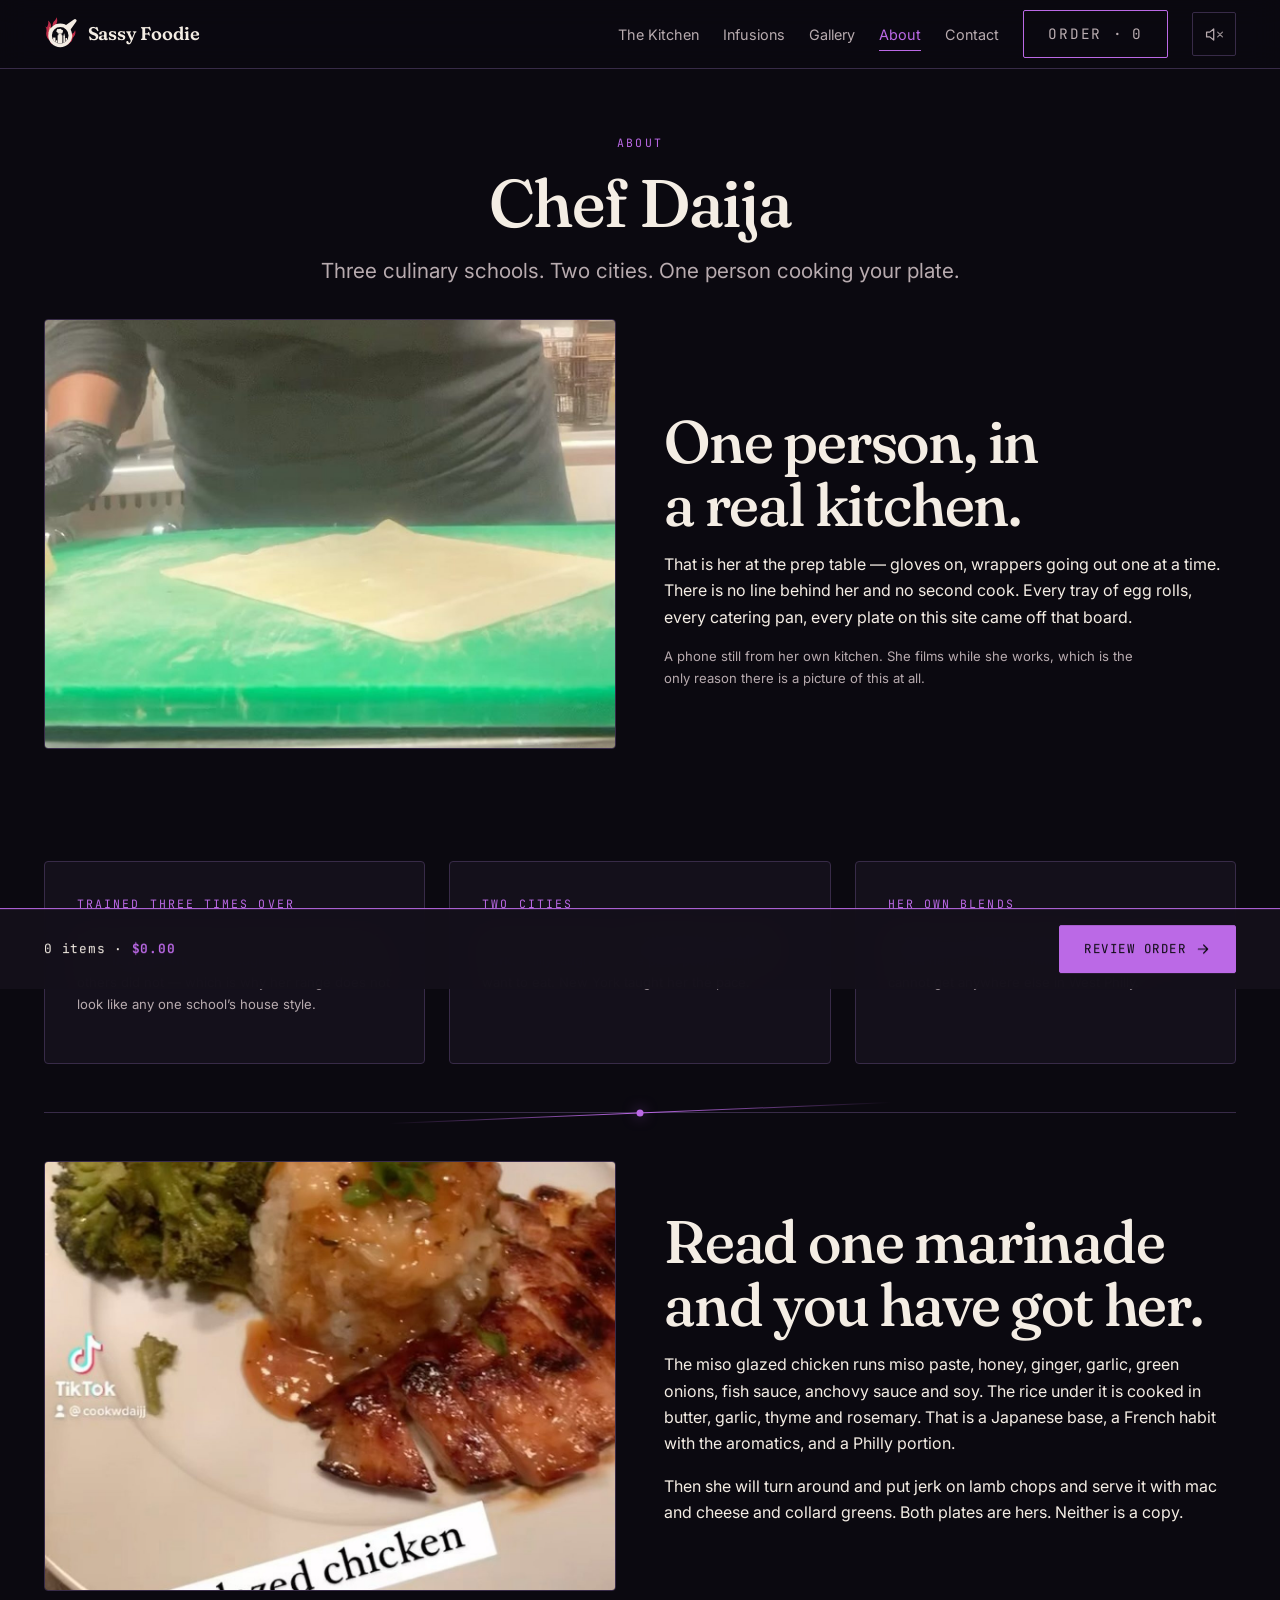
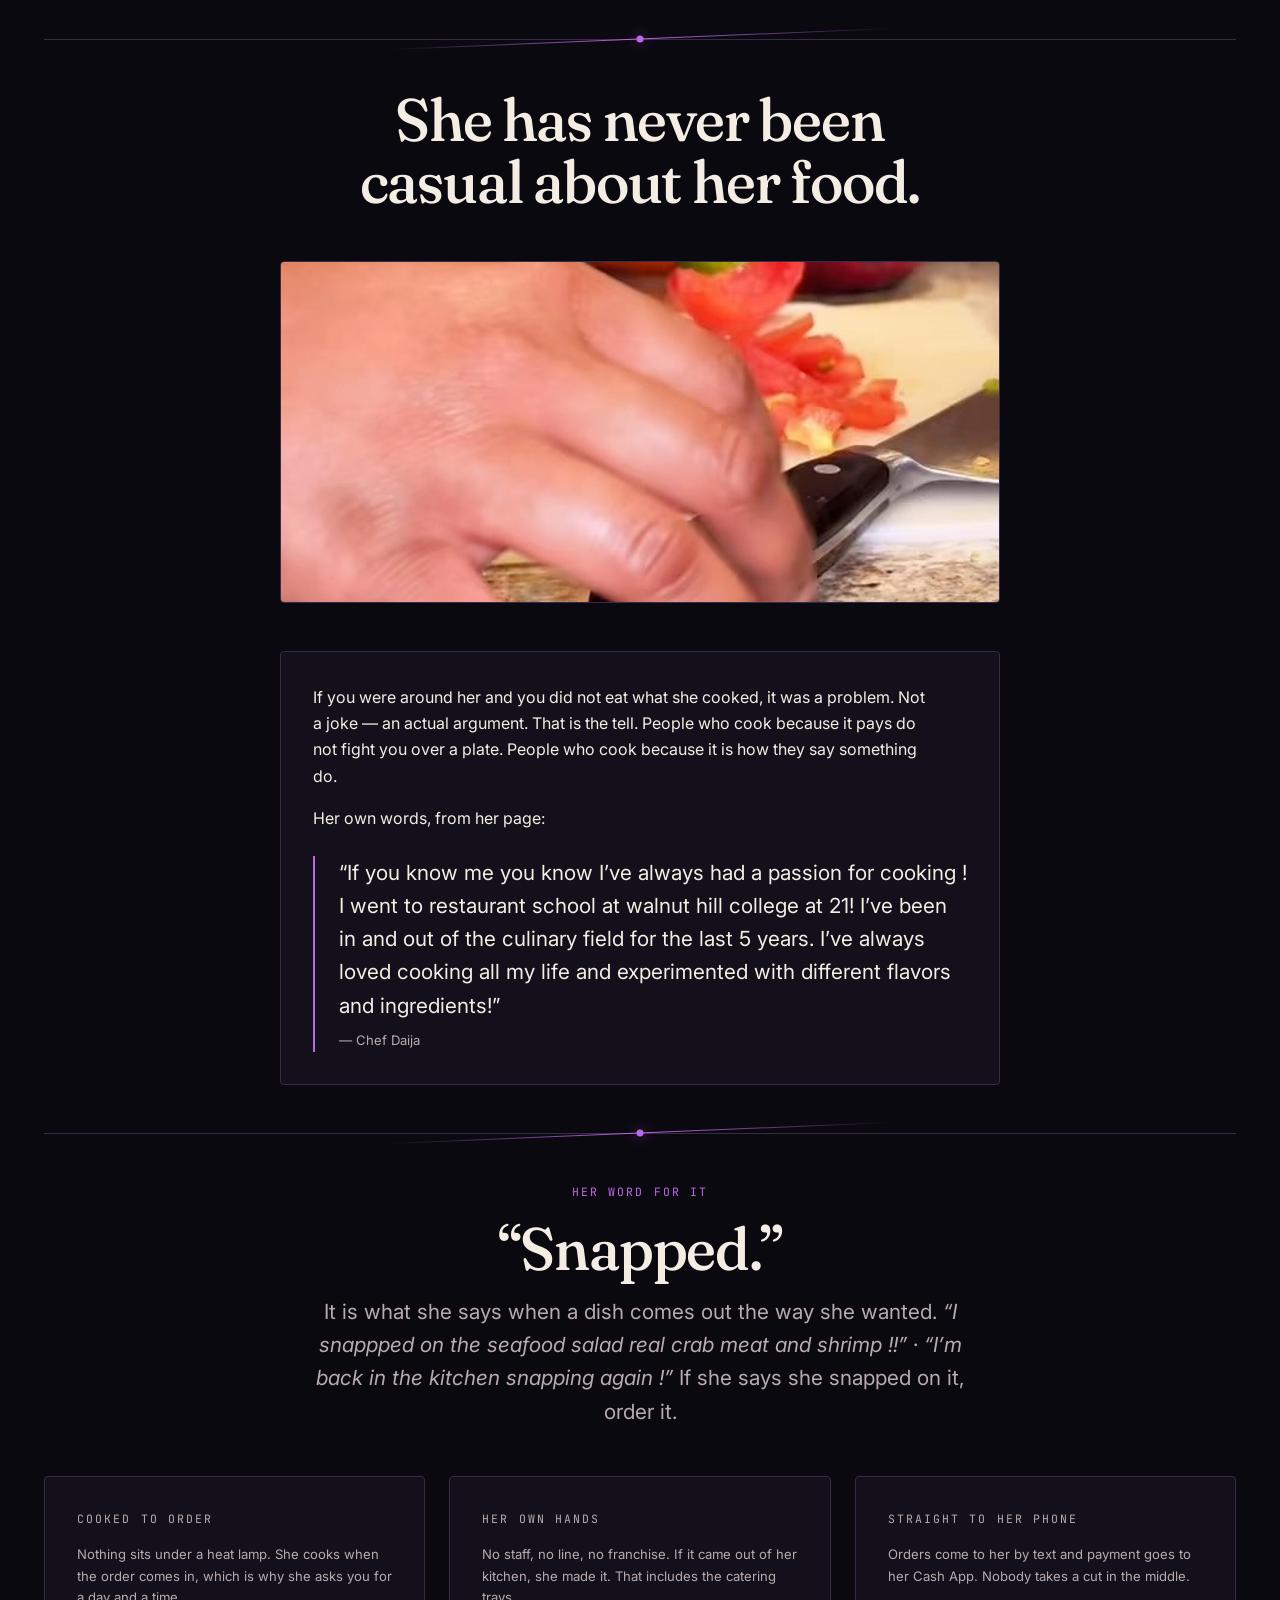
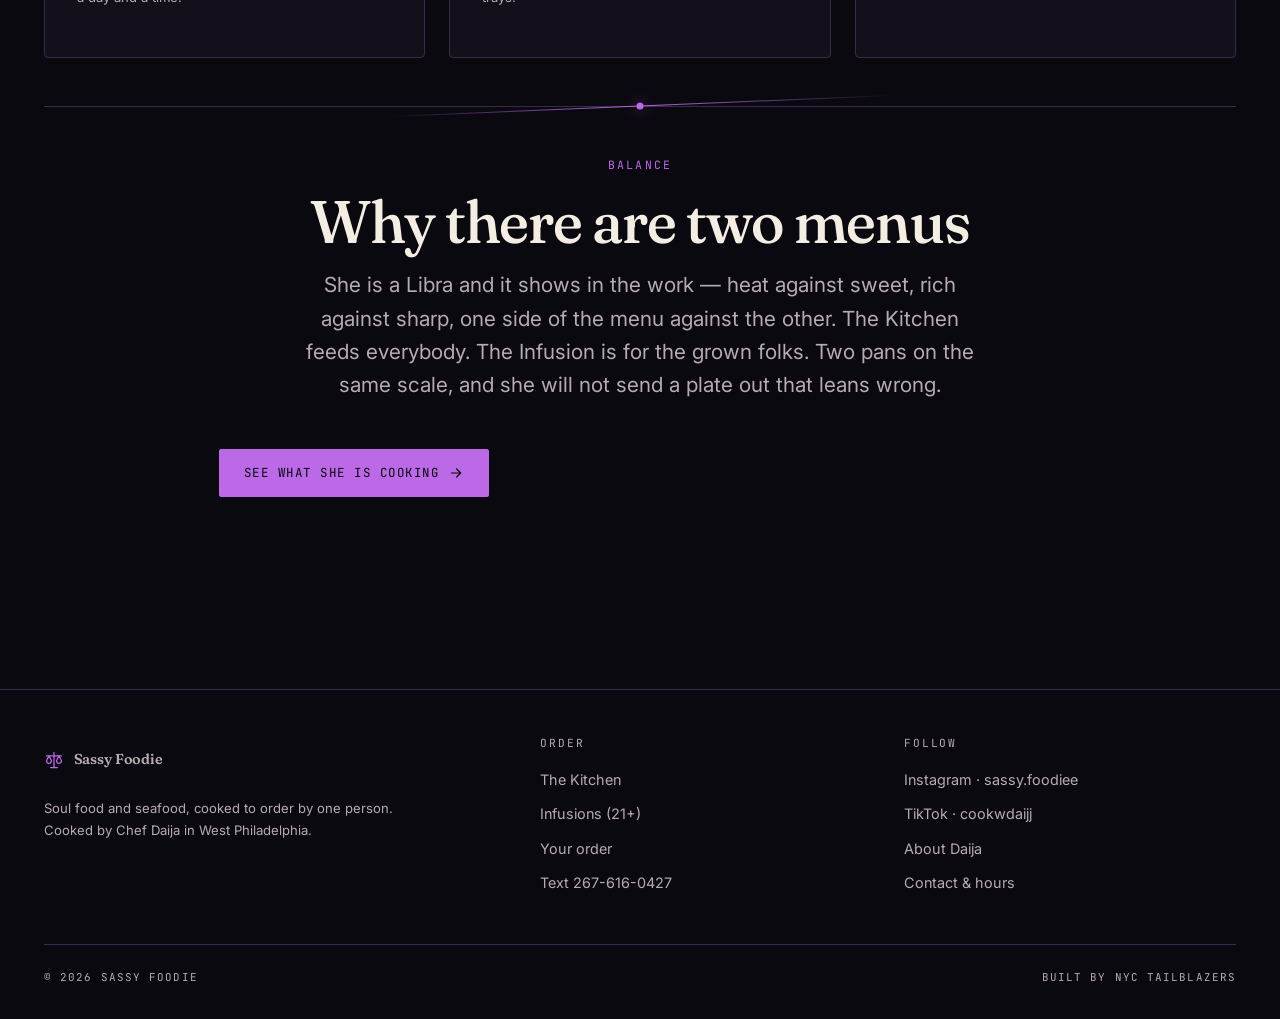
<file: about.html>
<!doctype html>
<html lang="en">
<head>
<meta charset="utf-8">
<meta name="viewport" content="width=device-width, initial-scale=1">
<title>About Chef Daija — Sassy Foodie</title>
<meta name="description" content="Chef Daija trained at three culinary schools and has cooked in Philadelphia and New York kitchens. Japanese technique, jerk, and her own blends.">
<meta name="theme-color" content="#0B0910">
<meta property="og:type" content="website">
<meta property="og:title" content="About Chef Daija — Sassy Foodie">
<meta property="og:description" content="Chef Daija trained at three culinary schools and has cooked in Philadelphia and New York kitchens. Japanese technique, jerk, and her own blends.">
<meta property="og:site_name" content="Sassy Foodie">
<link rel="preconnect" href="https://fonts.googleapis.com">
<link rel="preconnect" href="https://fonts.gstatic.com" crossorigin>
<link href="https://fonts.googleapis.com/css2?family=Fraunces:ital,opsz,wght,SOFT,WONK@0,9..144,300..700,0..100,0..1;1,9..144,300..700,0..100,0..1&family=Inter:wght@300..700&family=JetBrains+Mono:wght@400;500&display=swap" rel="stylesheet">
<link rel="icon" href="./assets/favicon.svg" type="image/svg+xml">
<link rel="apple-touch-icon" href="./assets/favicon.svg">
<link rel="stylesheet" href="./src/css/site.css">


</head>
<body>
<a class="skip" href="#main">Skip to content</a>

<header class="nav">
  <div class="nav__in">
    <a class="brand" href="./index.html"><img class="brand__logo" src="./assets/logo-mark.svg" alt="" width="34" height="34"><span>Sassy Foodie</span></a>
    <nav aria-label="Main">
      <ul class="nav__links" id="nav-links">
        <li><a href="menu.html">The Kitchen</a></li>
        <li><a href="infusions.html">Infusions</a></li>
        <li><a href="gallery.html">Gallery</a></li>
        <li><a href="about.html">About</a></li>
        <li><a href="contact.html">Contact</a></li>
        <li><a class="btn btn--ghost" href="order.html">Order &middot; <span data-order-count>0</span></a></li>
      </ul>
    </nav>
    <button class="nav__sound" type="button" data-sound aria-pressed="false" aria-label="Turn the music on"><svg viewBox="0 0 24 24" fill="none" stroke="currentColor" stroke-width="1.6" stroke-linecap="round" stroke-linejoin="round" aria-hidden="true"><path d="M11 5 6 9H2v6h4l5 4z"/><path class="wave" d="M15.5 8.5a5 5 0 0 1 0 7"/><path class="wave wave--2" d="M18.5 5.5a9 9 0 0 1 0 13"/><path class="mute" d="M22 9l-6 6M16 9l6 6"/></svg></button>
    <button class="nav__toggle" type="button" aria-expanded="false" aria-controls="nav-links" aria-label="Open menu"><svg viewBox="0 0 24 24" fill="none" stroke="currentColor" stroke-width="1.6" stroke-linecap="round" aria-hidden="true"><path d="M4 7h16M4 12h16M4 17h16"/></svg></button>
  </div>
</header>

<main id="main">

  <section class="page-head">
    <div class="wrap">
      <div class="sec-head rv">
        <span class="label">About</span>
        <h1>Chef Daija</h1>
        <p class="lede">Three culinary schools. Two cities. One person cooking your plate.</p>
      </div>
    </div>
  </section>

  <section style="padding-top:0">
    <div class="wrap">
      <div class="grid grid--2" style="align-items:center;gap:var(--s5);margin-bottom:var(--s6)">
        <figure class="chef-shot rv">
          <img src="assets/img/chef-at-work.jpg" alt="Daija at a stainless steel prep table in black gloves, rolling out an egg roll wrapper on a green cutting board. Fryer baskets sit on the shelf behind her." loading="lazy" decoding="async">
        </figure>
        <div class="rv">
          <h2>One person, in a real kitchen.</h2>
          <p>That is her at the prep table &mdash; gloves on, wrappers going out one at a time. There is no line behind her and no second cook. Every tray of egg rolls, every catering pan, every plate on this site came off that board.</p>
          <p class="note">A phone still from her own kitchen. She films while she works, which is the only reason there is a picture of this at all.</p>
        </div>
      </div>
      <div class="grid grid--3">
        <article class="panel rv">
          <span class="label">Trained three times over</span>
          <p class="note">Three culinary schools, the first at 21 and one of them <strong>in New York</strong>. Each taught her something the others did not &mdash; which is why her range does not look like any one school&rsquo;s house style.</p>
        </article>
        <article class="panel rv">
          <span class="label">Two cities</span>
          <p class="note">Professional kitchens in <strong>Philadelphia and New York</strong>. Philly taught her the plate people actually want to eat. New York taught her the pace.</p>
        </article>
        <article class="panel rv">
          <span class="label">Her own blends</span>
          <p class="note"><strong>Japanese technique and jerk</strong>, plus marinades she builds herself. That combination is the thing you cannot get anywhere else in West Philly.</p>
        </article>
      </div>

      <div class="beam"></div>

      <div class="grid grid--2" style="align-items:center;gap:var(--s5)">
        <figure class="rv" style="margin:0">
          <img src="assets/img/miso-glazed-chicken.jpg" width="1200" height="900"
               alt="Glazed chicken with broccoli and rice on a white plate"
               style="border-radius:var(--r-md);border:1px solid var(--ink-line)" loading="lazy" decoding="async">
        </figure>
        <div class="rv">
          <h2>Read one marinade and you have got her.</h2>
          <p>The miso glazed chicken runs miso paste, honey, ginger, garlic, green onions, fish sauce, anchovy sauce and soy. The rice under it is cooked in butter, garlic, thyme and rosemary. That is a Japanese base, a French habit with the aromatics, and a Philly portion.</p>
          <p>Then she will turn around and put jerk on lamb chops and serve it with mac and cheese and collard greens. Both plates are hers. Neither is a copy.</p>
        </div>
      </div>

      <div class="beam"></div>

      <div class="sec-head rv">
        <h2>She has never been casual about her food.</h2>
      </div>
      <figure class="chef-shot chef-shot--inset rv">
          <img src="assets/img/chef-hands.jpg" alt="A hand steadying a chef knife through sliced tomato on a board, with a lime, a red onion and a small orange bowl beside it." loading="lazy" decoding="async">
        </figure>
      <div class="panel rv" style="max-width:72ch;margin-inline:auto">
        <p>If you were around her and you did not eat what she cooked, it was a problem. Not a joke &mdash; an actual argument. That is the tell. People who cook because it pays do not fight you over a plate. People who cook because it is how they say something do.</p>
        <p>Her own words, from her page:</p>
        <blockquote style="margin:var(--s3) 0 0;padding-left:var(--s3);border-left:2px solid var(--accent)">
          <p class="lede" style="color:var(--ivory);margin-bottom:.5rem">&ldquo;If you know me you know I&rsquo;ve always had a passion for cooking ! I went to restaurant school at walnut hill college at 21! I&rsquo;ve been in and out of the culinary field for the last 5 years. I&rsquo;ve always loved cooking all my life and experimented with different flavors and ingredients!&rdquo;</p>
          <footer class="note">&mdash; Chef Daija</footer>
        </blockquote>
      </div>

      <div class="beam"></div>

      <div class="sec-head rv">
        <span class="label">Her word for it</span>
        <h2>&ldquo;Snapped.&rdquo;</h2>
        <p class="lede">It is what she says when a dish comes out the way she wanted. <em>&ldquo;I snappped on the seafood salad real crab meat and shrimp !!&rdquo;</em> &middot; <em>&ldquo;I&rsquo;m back in the kitchen snapping again !&rdquo;</em> If she says she snapped on it, order it.</p>
      </div>

      <div class="grid grid--3">
        <article class="panel rv">
          <span class="label label--dim">Cooked to order</span>
          <p class="note">Nothing sits under a heat lamp. She cooks when the order comes in, which is why she asks you for a day and a time.</p>
        </article>
        <article class="panel rv">
          <span class="label label--dim">Her own hands</span>
          <p class="note">No staff, no line, no franchise. If it came out of her kitchen, she made it. That includes the catering trays.</p>
        </article>
        <article class="panel rv">
          <span class="label label--dim">Straight to her phone</span>
          <p class="note">Orders come to her by text and payment goes to her Cash App. Nobody takes a cut in the middle.</p>
        </article>
      </div>

      <div class="beam"></div>

      <div class="sec-head rv">
        <span class="label">Balance</span>
        <h2>Why there are two menus</h2>
        <p class="lede">She is a Libra and it shows in the work &mdash; heat against sweet, rich against sharp, one side of the menu against the other. The Kitchen feeds everybody. The Infusion is for the grown folks. Two pans on the same scale, and she will not send a plate out that leans wrong.</p>
      </div>

      <p class="center" style="margin-top:2rem"><a class="btn" href="menu.html">See what she is cooking <svg viewBox="0 0 24 24" fill="none" stroke="currentColor" stroke-width="1.8" stroke-linecap="round" stroke-linejoin="round" aria-hidden="true"><path d="M5 12h14M13 6l6 6-6 6"/></svg></a></p>
    </div>
  </section>
</main>

<footer class="foot">
  <div class="wrap">
    <div class="foot__grid">
      <div>
        <a class="brand" href="./index.html"><svg viewBox="0 0 24 24" fill="none" stroke="currentColor" stroke-width="1.5" stroke-linecap="round" stroke-linejoin="round" aria-hidden="true"><path d="M12 3v18"/><path d="M8 21h8"/><path d="M3 7h18"/><path d="M6 7l-3 6a3 3 0 0 0 6 0z"/><path d="M18 7l3 6a3 3 0 0 1-6 0z"/></svg><span>Sassy Foodie</span></a>
        <p class="note" style="margin-top:1rem">Soul food and seafood, cooked to order by one person.<br>Cooked by Chef Daija in West Philadelphia.</p>
      </div>
      <div>
        <h4>Order</h4>
        <ul>
          <li><a href="menu.html">The Kitchen</a></li>
          <li><a href="infusions.html">Infusions (21+)</a></li>
          <li><a href="order.html">Your order</a></li>
          <li><a href="tel:+12676160427">Text 267-616-0427</a></li>
        </ul>
      </div>
      <div>
        <h4>Follow</h4>
        <ul>
          <li><a href="https://www.instagram.com/sassy.foodiee" rel="noopener noreferrer" target="_blank">Instagram &middot; sassy.foodiee</a></li>
          <li><a href="https://www.tiktok.com/@cookwdaijj" rel="noopener noreferrer" target="_blank">TikTok &middot; cookwdaijj</a></li>
          <li><a href="about.html">About Daija</a></li>
          <li><a href="contact.html">Contact &amp; hours</a></li>
        </ul>
      </div>
    </div>
    <div class="foot__base">
      <span>&copy; <span data-year></span> Sassy Foodie</span>
      <span>Built by NYC Tailblazers</span>
    </div>
  </div>
</footer>

<div class="order-bar" data-open="false" role="region" aria-label="Your order">
  <div class="order-bar__in">
    <span class="order-bar__sum" data-order-sum></span>
    <a class="btn" href="order.html">Review order <svg viewBox="0 0 24 24" fill="none" stroke="currentColor" stroke-width="1.8" stroke-linecap="round" stroke-linejoin="round" aria-hidden="true"><path d="M5 12h14M13 6l6 6-6 6"/></svg></a>
  </div>
</div>

<script src="./src/js/order.js"></script>
<script src="./src/js/site.js"></script>
<script src="./src/js/audio.js"></script>

</body>
</html>
</file>
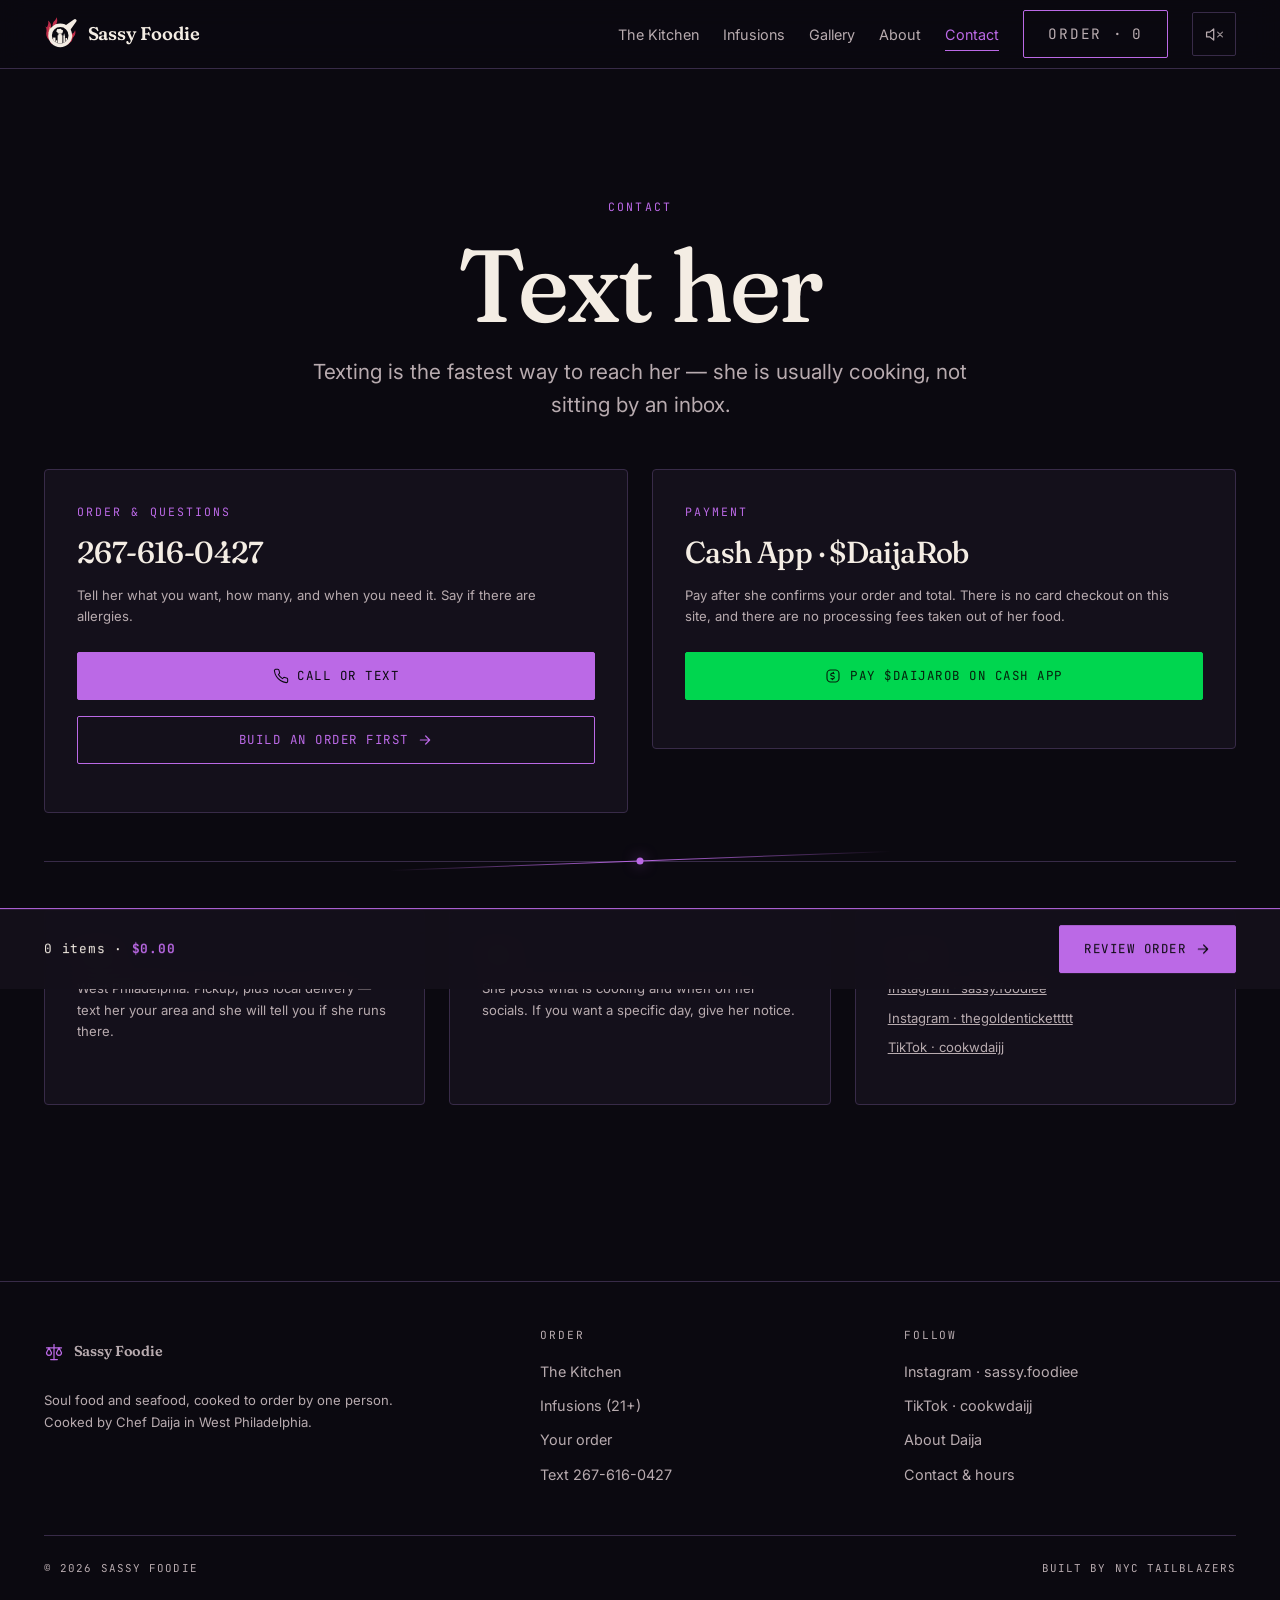
<file: contact.html>
<!doctype html>
<html lang="en">
<head>
<meta charset="utf-8">
<meta name="viewport" content="width=device-width, initial-scale=1">
<title>Contact — Sassy Foodie</title>
<meta name="description" content="Text Chef Daija at 267-616-0427 to order. West Philadelphia pickup and local delivery.">
<meta name="theme-color" content="#0B0910">
<meta property="og:type" content="website">
<meta property="og:title" content="Contact — Sassy Foodie">
<meta property="og:description" content="Text Chef Daija at 267-616-0427 to order. West Philadelphia pickup and local delivery.">
<meta property="og:site_name" content="Sassy Foodie">
<link rel="preconnect" href="https://fonts.googleapis.com">
<link rel="preconnect" href="https://fonts.gstatic.com" crossorigin>
<link href="https://fonts.googleapis.com/css2?family=Fraunces:ital,opsz,wght,SOFT,WONK@0,9..144,300..700,0..100,0..1;1,9..144,300..700,0..100,0..1&family=Inter:wght@300..700&family=JetBrains+Mono:wght@400;500&display=swap" rel="stylesheet">
<link rel="icon" href="./assets/favicon.svg" type="image/svg+xml">
<link rel="apple-touch-icon" href="./assets/favicon.svg">
<link rel="stylesheet" href="./src/css/site.css">


</head>
<body>
<a class="skip" href="#main">Skip to content</a>

<header class="nav">
  <div class="nav__in">
    <a class="brand" href="./index.html"><img class="brand__logo" src="./assets/logo-mark.svg" alt="" width="34" height="34"><span>Sassy Foodie</span></a>
    <nav aria-label="Main">
      <ul class="nav__links" id="nav-links">
        <li><a href="menu.html">The Kitchen</a></li>
        <li><a href="infusions.html">Infusions</a></li>
        <li><a href="gallery.html">Gallery</a></li>
        <li><a href="about.html">About</a></li>
        <li><a href="contact.html">Contact</a></li>
        <li><a class="btn btn--ghost" href="order.html">Order &middot; <span data-order-count>0</span></a></li>
      </ul>
    </nav>
    <button class="nav__sound" type="button" data-sound aria-pressed="false" aria-label="Turn the music on"><svg viewBox="0 0 24 24" fill="none" stroke="currentColor" stroke-width="1.6" stroke-linecap="round" stroke-linejoin="round" aria-hidden="true"><path d="M11 5 6 9H2v6h4l5 4z"/><path class="wave" d="M15.5 8.5a5 5 0 0 1 0 7"/><path class="wave wave--2" d="M18.5 5.5a9 9 0 0 1 0 13"/><path class="mute" d="M22 9l-6 6M16 9l6 6"/></svg></button>
    <button class="nav__toggle" type="button" aria-expanded="false" aria-controls="nav-links" aria-label="Open menu"><svg viewBox="0 0 24 24" fill="none" stroke="currentColor" stroke-width="1.6" stroke-linecap="round" aria-hidden="true"><path d="M4 7h16M4 12h16M4 17h16"/></svg></button>
  </div>
</header>

<main id="main">

  <section>
    <div class="wrap">
      <div class="sec-head rv">
        <span class="label">Contact</span>
        <h1>Text her</h1>
        <p class="lede">Texting is the fastest way to reach her &mdash; she is usually cooking, not sitting by an inbox.</p>
      </div>
      <div class="grid grid--2" style="align-items:start">
        <div class="panel rv">
          <span class="label">Order &amp; questions</span>
          <h3>267-616-0427</h3>
          <p class="note">Tell her what you want, how many, and when you need it. Say if there are allergies.</p>
          <p class="stack" style="margin-top:1.5rem">
            <a class="btn btn--wide" href="tel:+12676160427"><svg viewBox="0 0 24 24" fill="none" stroke="currentColor" stroke-width="1.6" stroke-linecap="round" stroke-linejoin="round" aria-hidden="true"><path d="M22 16.9v3a2 2 0 0 1-2.2 2 19.8 19.8 0 0 1-8.6-3.1 19.5 19.5 0 0 1-6-6A19.8 19.8 0 0 1 2.1 4.2 2 2 0 0 1 4.1 2h3a2 2 0 0 1 2 1.7c.1 1 .4 1.9.7 2.8a2 2 0 0 1-.5 2.1L8.1 9.9a16 16 0 0 0 6 6l1.3-1.2a2 2 0 0 1 2.1-.5c.9.3 1.8.6 2.8.7a2 2 0 0 1 1.7 2z"/></svg> Call or text</a>
            <a class="btn btn--ghost btn--wide" href="order.html">Build an order first <svg viewBox="0 0 24 24" fill="none" stroke="currentColor" stroke-width="1.8" stroke-linecap="round" stroke-linejoin="round" aria-hidden="true"><path d="M5 12h14M13 6l6 6-6 6"/></svg></a>
          </p>
        </div>
        <div class="panel rv">
          <span class="label">Payment</span>
          <h3>Cash App &middot; $DaijaRob</h3>
          <p class="note">Pay after she confirms your order and total. There is no card checkout on this site, and there are no processing fees taken out of her food.</p>
          <p style="margin-top:1.5rem"><a class="btn btn--cash btn--wide" href="https://cash.app/$DaijaRob" target="_blank" rel="noopener noreferrer"><svg viewBox="0 0 24 24" fill="none" stroke="currentColor" stroke-width="1.7" stroke-linecap="round" stroke-linejoin="round" aria-hidden="true"><rect x="3" y="3" width="18" height="18" rx="5.5"/><path d="M13.6 8.4a3.6 3.6 0 0 0-4.6.5c-.9 1.1-.3 2.3 1.1 2.8l2.4.8c1.4.5 2 1.7 1.1 2.8a3.6 3.6 0 0 1-4.6.5"/><path d="M12.7 6.4l-.4 1.6M11.7 16l-.4 1.6"/></svg> Pay $DaijaRob on Cash App</a></p>
        </div>
      </div>
      <div class="beam"></div>
      <div class="grid grid--3">
        <article class="panel rv">
          <span class="label label--dim">Where</span>
          <p class="note">West Philadelphia. Pickup, plus local delivery &mdash; text her your area and she will tell you if she runs there.</p>
        </article>
        <article class="panel rv">
          <span class="label label--dim">When</span>
          <p class="note">She posts what is cooking and when on her socials. If you want a specific day, give her notice.</p>
        </article>
        <article class="panel rv">
          <span class="label label--dim">Follow</span>
          <ul class="note" style="list-style:none;padding:0;display:grid;gap:.5rem">
            <li><a href="https://www.instagram.com/sassy.foodiee" target="_blank" rel="noopener noreferrer">Instagram &middot; sassy.foodiee</a></li>
            <li><a href="https://www.instagram.com/thegoldentickettttt" target="_blank" rel="noopener noreferrer">Instagram &middot; thegoldentickettttt</a></li>
            <li><a href="https://www.tiktok.com/@cookwdaijj" target="_blank" rel="noopener noreferrer">TikTok &middot; cookwdaijj</a></li>
          </ul>
        </article>
      </div>
    </div>
  </section>
</main>

<footer class="foot">
  <div class="wrap">
    <div class="foot__grid">
      <div>
        <a class="brand" href="./index.html"><svg viewBox="0 0 24 24" fill="none" stroke="currentColor" stroke-width="1.5" stroke-linecap="round" stroke-linejoin="round" aria-hidden="true"><path d="M12 3v18"/><path d="M8 21h8"/><path d="M3 7h18"/><path d="M6 7l-3 6a3 3 0 0 0 6 0z"/><path d="M18 7l3 6a3 3 0 0 1-6 0z"/></svg><span>Sassy Foodie</span></a>
        <p class="note" style="margin-top:1rem">Soul food and seafood, cooked to order by one person.<br>Cooked by Chef Daija in West Philadelphia.</p>
      </div>
      <div>
        <h4>Order</h4>
        <ul>
          <li><a href="menu.html">The Kitchen</a></li>
          <li><a href="infusions.html">Infusions (21+)</a></li>
          <li><a href="order.html">Your order</a></li>
          <li><a href="tel:+12676160427">Text 267-616-0427</a></li>
        </ul>
      </div>
      <div>
        <h4>Follow</h4>
        <ul>
          <li><a href="https://www.instagram.com/sassy.foodiee" rel="noopener noreferrer" target="_blank">Instagram &middot; sassy.foodiee</a></li>
          <li><a href="https://www.tiktok.com/@cookwdaijj" rel="noopener noreferrer" target="_blank">TikTok &middot; cookwdaijj</a></li>
          <li><a href="about.html">About Daija</a></li>
          <li><a href="contact.html">Contact &amp; hours</a></li>
        </ul>
      </div>
    </div>
    <div class="foot__base">
      <span>&copy; <span data-year></span> Sassy Foodie</span>
      <span>Built by NYC Tailblazers</span>
    </div>
  </div>
</footer>

<div class="order-bar" data-open="false" role="region" aria-label="Your order">
  <div class="order-bar__in">
    <span class="order-bar__sum" data-order-sum></span>
    <a class="btn" href="order.html">Review order <svg viewBox="0 0 24 24" fill="none" stroke="currentColor" stroke-width="1.8" stroke-linecap="round" stroke-linejoin="round" aria-hidden="true"><path d="M5 12h14M13 6l6 6-6 6"/></svg></a>
  </div>
</div>

<script src="./src/js/order.js"></script>
<script src="./src/js/site.js"></script>
<script src="./src/js/audio.js"></script>

</body>
</html>
</file>
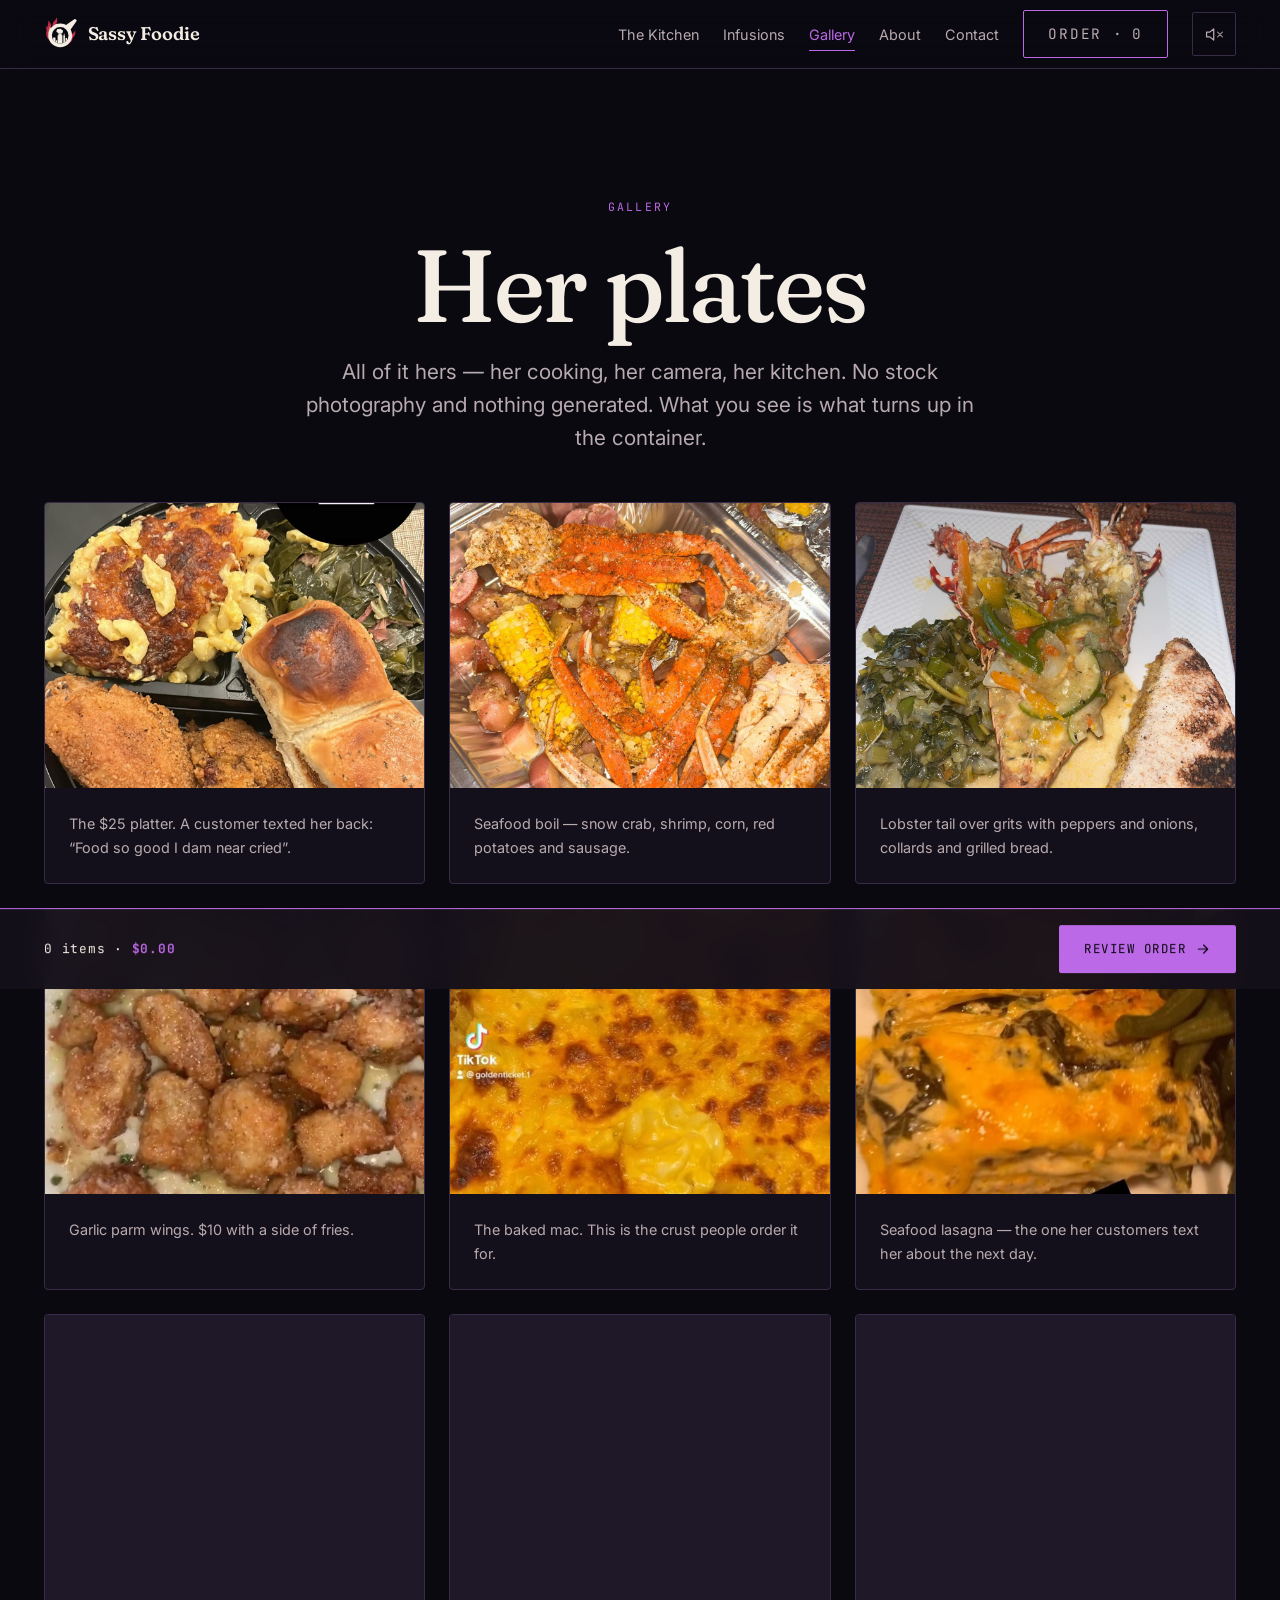
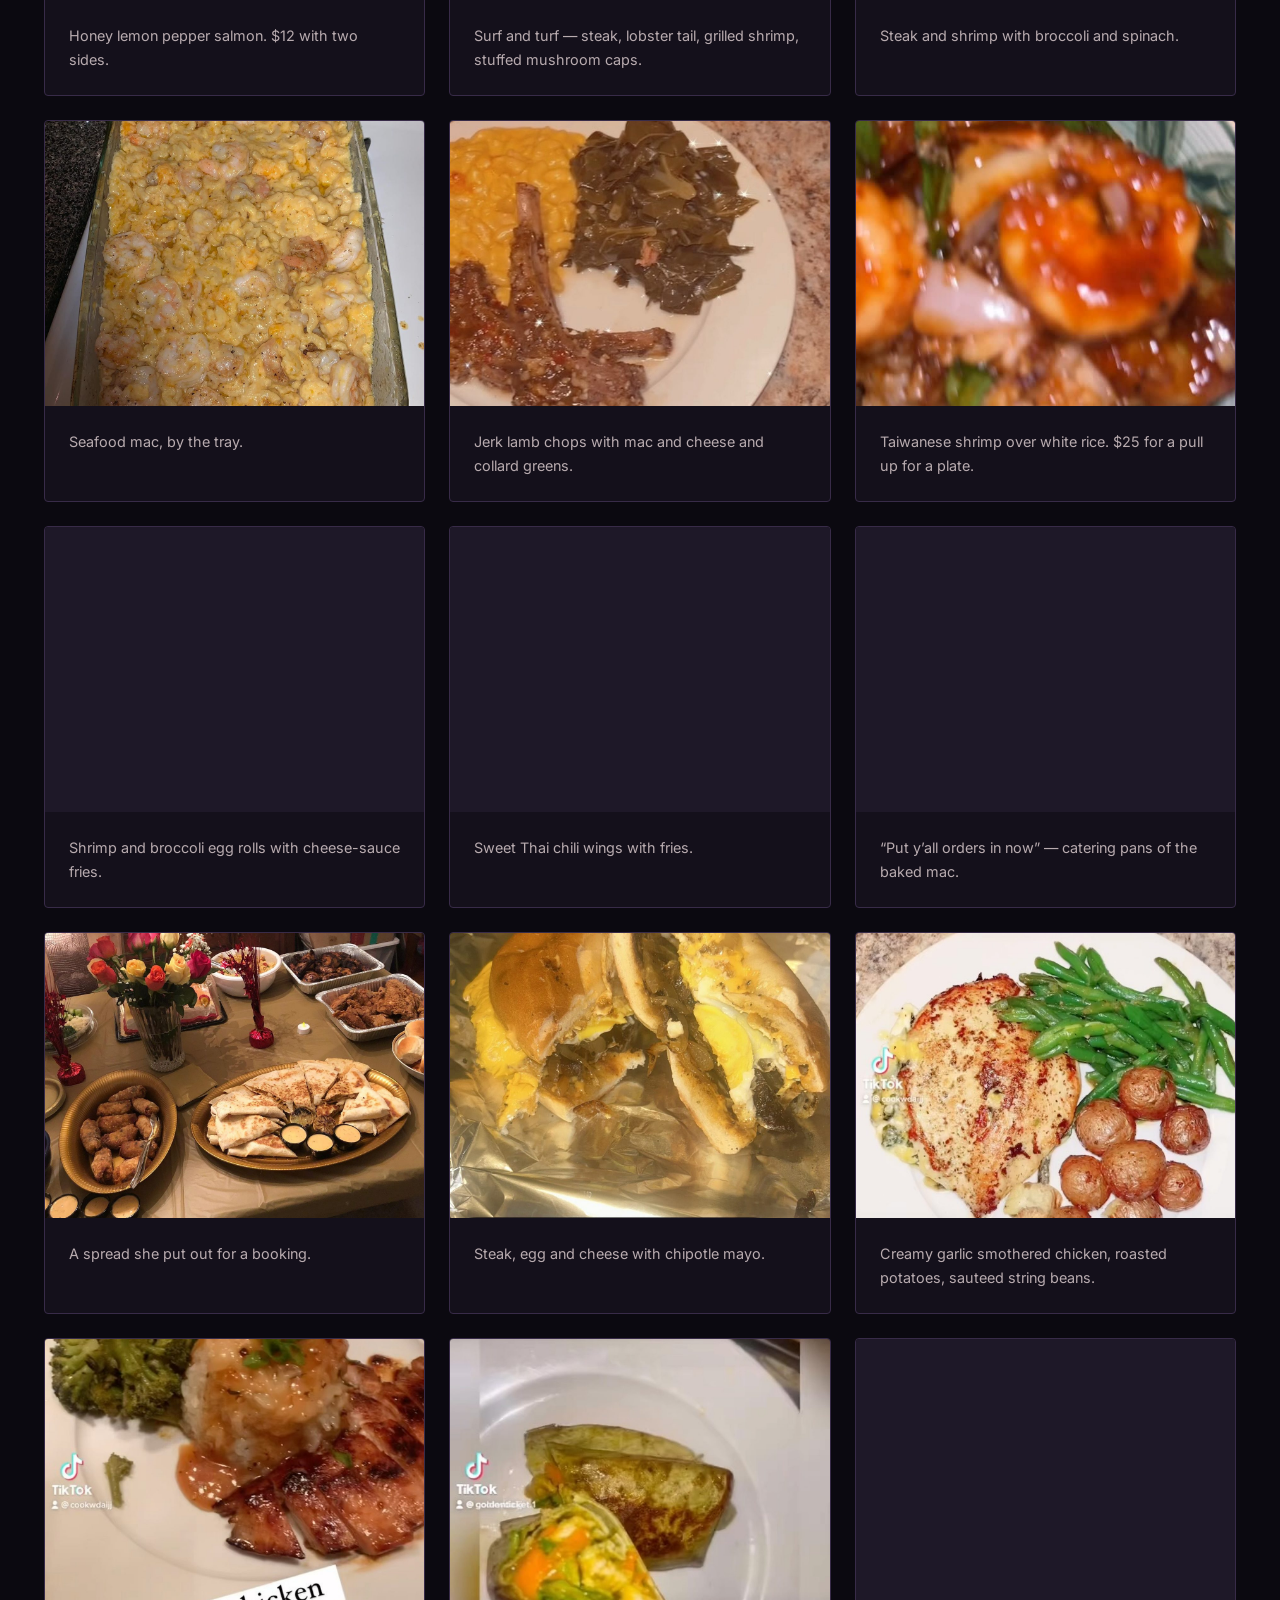
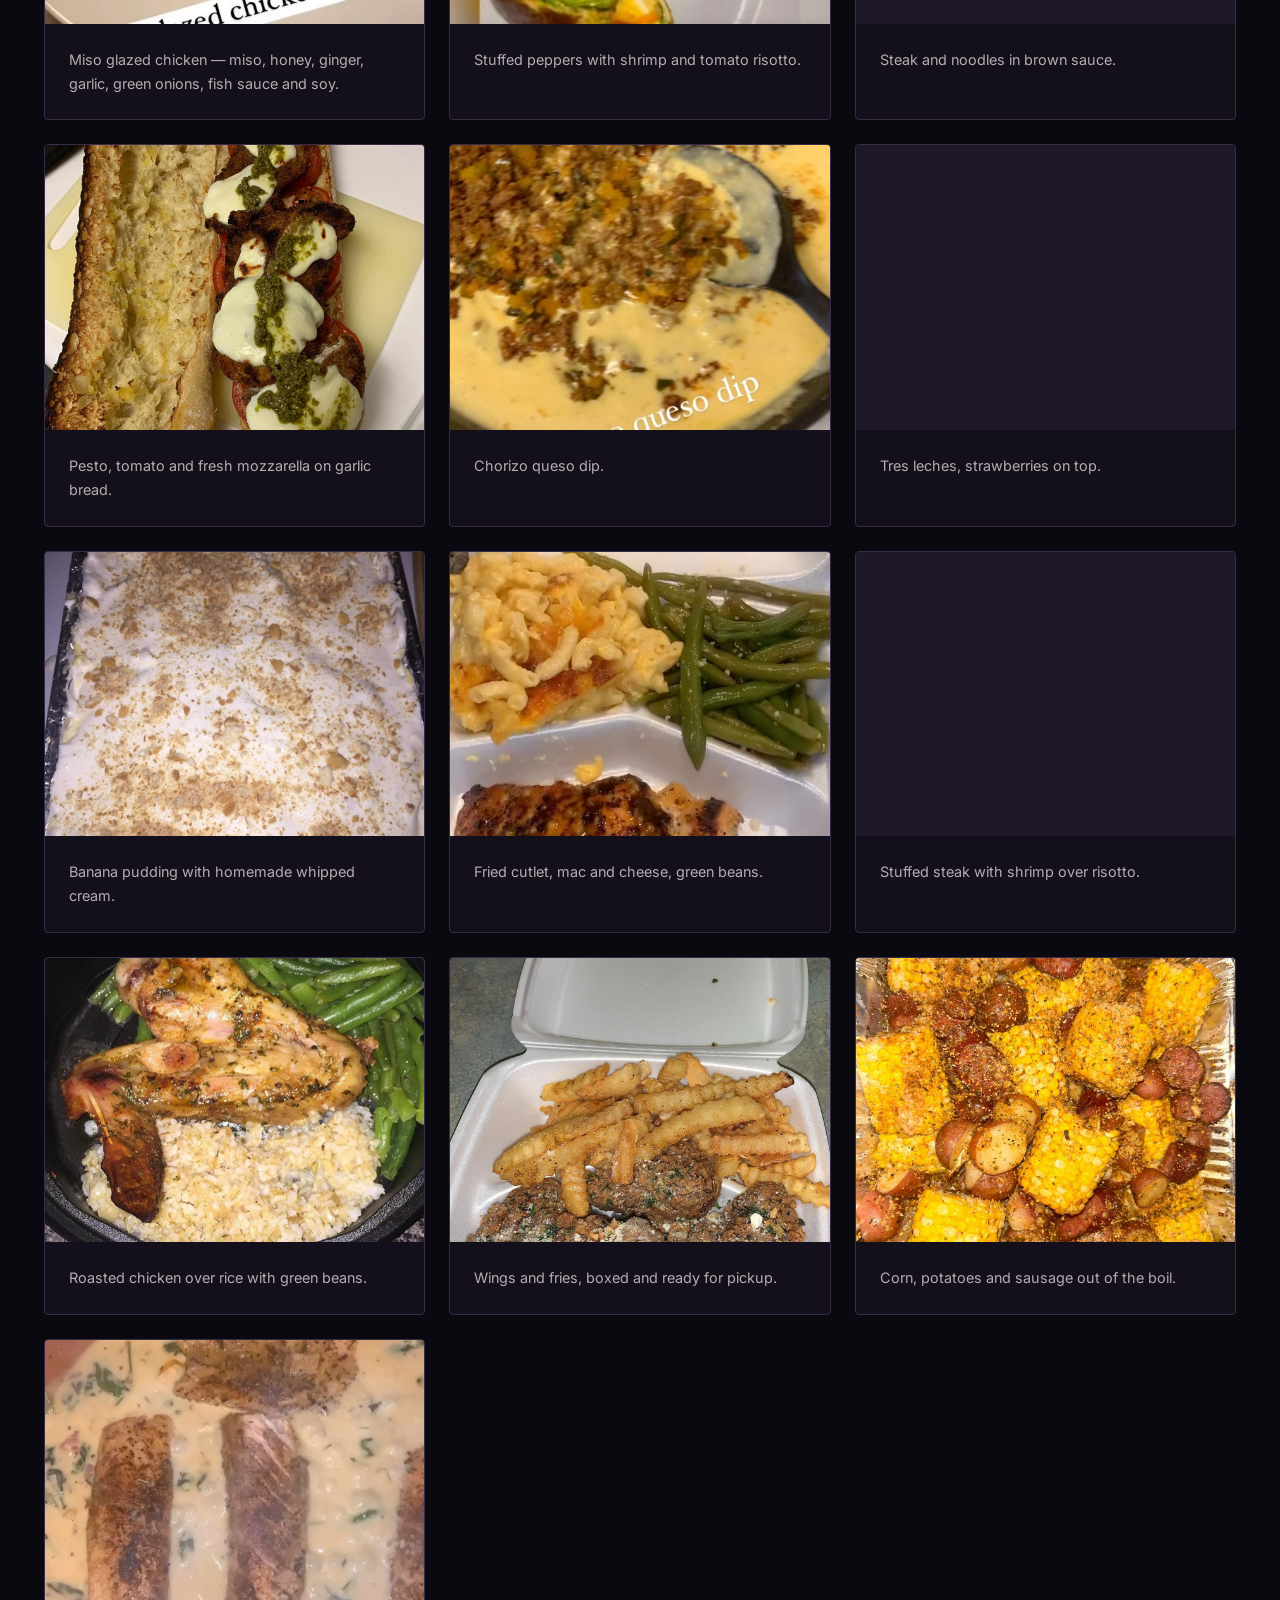
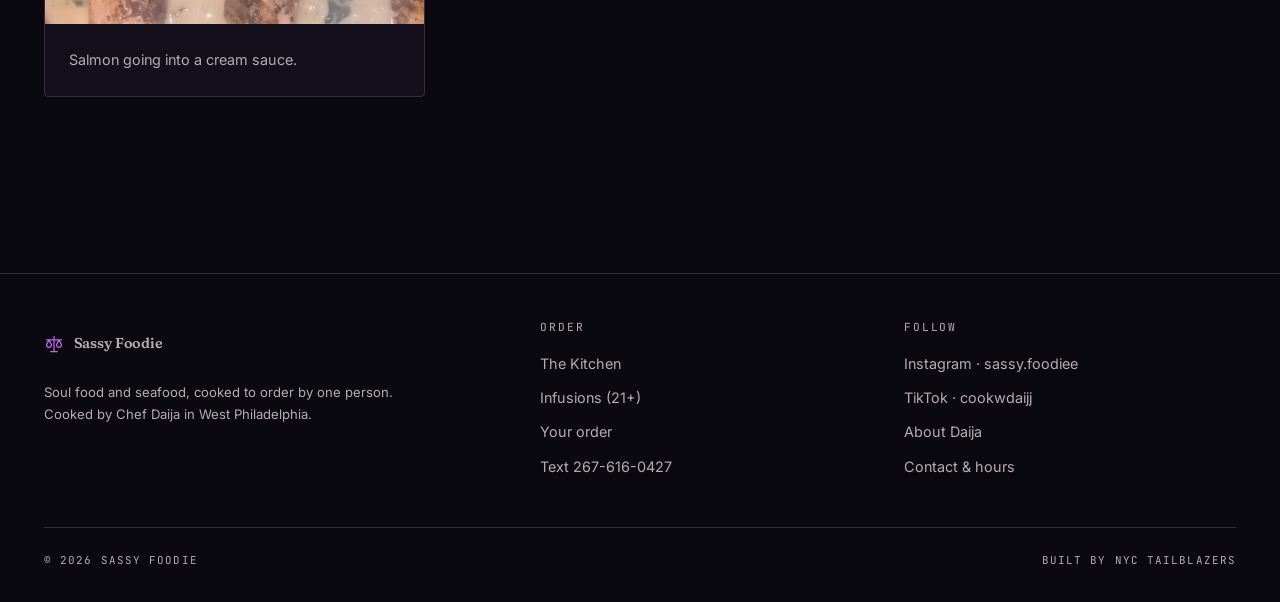
<file: gallery.html>
<!doctype html>
<html lang="en">
<head>
<meta charset="utf-8">
<meta name="viewport" content="width=device-width, initial-scale=1">
<title>Gallery — Sassy Foodie</title>
<meta name="description" content="Real plates by Chef Daija, photographed by her, in West Philadelphia.">
<meta name="theme-color" content="#0B0910">
<meta property="og:type" content="website">
<meta property="og:title" content="Gallery — Sassy Foodie">
<meta property="og:description" content="Real plates by Chef Daija, photographed by her, in West Philadelphia.">
<meta property="og:site_name" content="Sassy Foodie">
<link rel="preconnect" href="https://fonts.googleapis.com">
<link rel="preconnect" href="https://fonts.gstatic.com" crossorigin>
<link href="https://fonts.googleapis.com/css2?family=Fraunces:ital,opsz,wght,SOFT,WONK@0,9..144,300..700,0..100,0..1;1,9..144,300..700,0..100,0..1&family=Inter:wght@300..700&family=JetBrains+Mono:wght@400;500&display=swap" rel="stylesheet">
<link rel="icon" href="./assets/favicon.svg" type="image/svg+xml">
<link rel="apple-touch-icon" href="./assets/favicon.svg">
<link rel="stylesheet" href="./src/css/site.css">


</head>
<body>
<a class="skip" href="#main">Skip to content</a>

<header class="nav">
  <div class="nav__in">
    <a class="brand" href="./index.html"><img class="brand__logo" src="./assets/logo-mark.svg" alt="" width="34" height="34"><span>Sassy Foodie</span></a>
    <nav aria-label="Main">
      <ul class="nav__links" id="nav-links">
        <li><a href="menu.html">The Kitchen</a></li>
        <li><a href="infusions.html">Infusions</a></li>
        <li><a href="gallery.html">Gallery</a></li>
        <li><a href="about.html">About</a></li>
        <li><a href="contact.html">Contact</a></li>
        <li><a class="btn btn--ghost" href="order.html">Order &middot; <span data-order-count>0</span></a></li>
      </ul>
    </nav>
    <button class="nav__sound" type="button" data-sound aria-pressed="false" aria-label="Turn the music on"><svg viewBox="0 0 24 24" fill="none" stroke="currentColor" stroke-width="1.6" stroke-linecap="round" stroke-linejoin="round" aria-hidden="true"><path d="M11 5 6 9H2v6h4l5 4z"/><path class="wave" d="M15.5 8.5a5 5 0 0 1 0 7"/><path class="wave wave--2" d="M18.5 5.5a9 9 0 0 1 0 13"/><path class="mute" d="M22 9l-6 6M16 9l6 6"/></svg></button>
    <button class="nav__toggle" type="button" aria-expanded="false" aria-controls="nav-links" aria-label="Open menu"><svg viewBox="0 0 24 24" fill="none" stroke="currentColor" stroke-width="1.6" stroke-linecap="round" aria-hidden="true"><path d="M4 7h16M4 12h16M4 17h16"/></svg></button>
  </div>
</header>

<main id="main">

  <section>
    <div class="wrap">
      <div class="sec-head rv">
        <span class="label">Gallery</span>
        <h1>Her plates</h1>
        <p class="lede">All of it hers &mdash; her cooking, her camera, her kitchen. No stock photography and nothing generated. What you see is what turns up in the container.</p>
      </div>
      <div class="grid grid--3"><figure class="dish rv" style="margin:0">
         <img class="dish__img" src="assets/img/platter-soul-food.jpg" alt="Fried chicken, baked mac and cheese with a browned crust, collard greens and a toasted garlic butter roll in a black takeout tray" loading="lazy" decoding="async">
         <figcaption class="dish__body"><p class="dish__desc">The $25 platter. A customer texted her back: “Food so good I dam near cried”.</p></figcaption>
       </figure><figure class="dish rv" style="margin:0">
         <img class="dish__img" src="assets/img/seafood-boil.jpg" alt="Snow crab clusters, shrimp, corn on the cob and red potatoes seasoned red in a foil tray" loading="lazy" decoding="async">
         <figcaption class="dish__body"><p class="dish__desc">Seafood boil — snow crab, shrimp, corn, red potatoes and sausage.</p></figcaption>
       </figure><figure class="dish rv" style="margin:0">
         <img class="dish__img" src="assets/img/lobster-grits.jpg" alt="A split grilled lobster tail over grits with peppers, collard greens and grilled bread" loading="lazy" decoding="async">
         <figcaption class="dish__body"><p class="dish__desc">Lobster tail over grits with peppers and onions, collards and grilled bread.</p></figcaption>
       </figure><figure class="dish rv" style="margin:0">
         <img class="dish__img" src="assets/img/garlic-parm-wings.jpg" alt="Golden garlic parmesan wings dusted with cheese and parsley in a foil tray" loading="lazy" decoding="async">
         <figcaption class="dish__body"><p class="dish__desc">Garlic parm wings. $10 with a side of fries.</p></figcaption>
       </figure><figure class="dish rv" style="margin:0">
         <img class="dish__img" src="assets/img/baked-mac.jpg" alt="Close-up of baked macaroni and cheese with a deep golden crust" loading="lazy" decoding="async">
         <figcaption class="dish__body"><p class="dish__desc">The baked mac. This is the crust people order it for.</p></figcaption>
       </figure><figure class="dish rv" style="margin:0">
         <img class="dish__img" src="assets/img/seafood-lasagna.jpg" alt="Baked seafood lasagna with a browned cheese top in a foil tray" loading="lazy" decoding="async">
         <figcaption class="dish__body"><p class="dish__desc">Seafood lasagna — the one her customers text her about the next day.</p></figcaption>
       </figure><figure class="dish rv" style="margin:0">
         <img class="dish__img" src="assets/img/salmon-honey-lemon-pepper.jpg" alt="A seared salmon fillet glazed golden in a pan" loading="lazy" decoding="async">
         <figcaption class="dish__body"><p class="dish__desc">Honey lemon pepper salmon. $12 with two sides.</p></figcaption>
       </figure><figure class="dish rv" style="margin:0">
         <img class="dish__img" src="assets/img/surf-and-turf.jpg" alt="Steak with a split grilled lobster tail, grilled shrimp and stuffed mushroom caps" loading="lazy" decoding="async">
         <figcaption class="dish__body"><p class="dish__desc">Surf and turf — steak, lobster tail, grilled shrimp, stuffed mushroom caps.</p></figcaption>
       </figure><figure class="dish rv" style="margin:0">
         <img class="dish__img" src="assets/img/steak-shrimp-plate.jpg" alt="Sliced steak with shrimp, broccoli and sauteed spinach on a plate" loading="lazy" decoding="async">
         <figcaption class="dish__body"><p class="dish__desc">Steak and shrimp with broccoli and spinach.</p></figcaption>
       </figure><figure class="dish rv" style="margin:0">
         <img class="dish__img" src="assets/img/seafood-mac.jpg" alt="A large tray of baked macaroni and cheese packed with shrimp" loading="lazy" decoding="async">
         <figcaption class="dish__body"><p class="dish__desc">Seafood mac, by the tray.</p></figcaption>
       </figure><figure class="dish rv" style="margin:0">
         <img class="dish__img" src="assets/img/lamb-chops.jpg" alt="Grilled jerk lamb chops beside collard greens and macaroni on a white plate" loading="lazy" decoding="async">
         <figcaption class="dish__body"><p class="dish__desc">Jerk lamb chops with mac and cheese and collard greens.</p></figcaption>
       </figure><figure class="dish rv" style="margin:0">
         <img class="dish__img" src="assets/img/taiwanese-shrimp.jpg" alt="Glazed shrimp with sliced onions and scallions in a dark sauce" loading="lazy" decoding="async">
         <figcaption class="dish__body"><p class="dish__desc">Taiwanese shrimp over white rice. $25 for a pull up for a plate.</p></figcaption>
       </figure><figure class="dish rv" style="margin:0">
         <img class="dish__img" src="assets/img/eggrolls-cheese-fries.jpg" alt="Shrimp and broccoli egg rolls cut open beside curly fries with cheese sauce" loading="lazy" decoding="async">
         <figcaption class="dish__body"><p class="dish__desc">Shrimp and broccoli egg rolls with cheese-sauce fries.</p></figcaption>
       </figure><figure class="dish rv" style="margin:0">
         <img class="dish__img" src="assets/img/wings-sweet-chili.jpg" alt="Sweet Thai chili glazed wings with sesame seeds beside crinkle-cut fries in a takeout container" loading="lazy" decoding="async">
         <figcaption class="dish__body"><p class="dish__desc">Sweet Thai chili wings with fries.</p></figcaption>
       </figure><figure class="dish rv" style="margin:0">
         <img class="dish__img" src="assets/img/mac-catering-pan.jpg" alt="A full aluminum catering pan of baked macaroni and cheese with a browned top" loading="lazy" decoding="async">
         <figcaption class="dish__body"><p class="dish__desc">“Put y’all orders in now” — catering pans of the baked mac.</p></figcaption>
       </figure><figure class="dish rv" style="margin:0">
         <img class="dish__img" src="assets/img/catering-spread.jpg" alt="A catering table set with platters, rolls and flowers" loading="lazy" decoding="async">
         <figcaption class="dish__body"><p class="dish__desc">A spread she put out for a booking.</p></figcaption>
       </figure><figure class="dish rv" style="margin:0">
         <img class="dish__img" src="assets/img/steak-egg-cheese.jpg" alt="A steak, egg and cheese sandwich on a toasted bagel wrapped in foil" loading="lazy" decoding="async">
         <figcaption class="dish__body"><p class="dish__desc">Steak, egg and cheese with chipotle mayo.</p></figcaption>
       </figure><figure class="dish rv" style="margin:0">
         <img class="dish__img" src="assets/img/chicken-greenbeans.jpg" alt="A seared chicken breast with green beans and roasted baby potatoes on a white plate" loading="lazy" decoding="async">
         <figcaption class="dish__body"><p class="dish__desc">Creamy garlic smothered chicken, roasted potatoes, sauteed string beans.</p></figcaption>
       </figure><figure class="dish rv" style="margin:0">
         <img class="dish__img" src="assets/img/miso-glazed-chicken.jpg" alt="Glazed chicken with broccoli and rice on a white plate" loading="lazy" decoding="async">
         <figcaption class="dish__body"><p class="dish__desc">Miso glazed chicken — miso, honey, ginger, garlic, green onions, fish sauce and soy.</p></figcaption>
       </figure><figure class="dish rv" style="margin:0">
         <img class="dish__img" src="assets/img/stuffed-peppers.jpg" alt="Halved peppers stuffed with shrimp and risotto on a white plate" loading="lazy" decoding="async">
         <figcaption class="dish__body"><p class="dish__desc">Stuffed peppers with shrimp and tomato risotto.</p></figcaption>
       </figure><figure class="dish rv" style="margin:0">
         <img class="dish__img" src="assets/img/steak-noodles.jpg" alt="Noodles in brown sauce with sliced steak and peppers on a red plate" loading="lazy" decoding="async">
         <figcaption class="dish__body"><p class="dish__desc">Steak and noodles in brown sauce.</p></figcaption>
       </figure><figure class="dish rv" style="margin:0">
         <img class="dish__img" src="assets/img/pesto-bruschetta.jpg" alt="Toasted garlic bread topped with tomato, fresh mozzarella and pesto" loading="lazy" decoding="async">
         <figcaption class="dish__body"><p class="dish__desc">Pesto, tomato and fresh mozzarella on garlic bread.</p></figcaption>
       </figure><figure class="dish rv" style="margin:0">
         <img class="dish__img" src="assets/img/chorizo-queso-dip.jpg" alt="Chorizo queso dip topped with crumbled sausage in a skillet" loading="lazy" decoding="async">
         <figcaption class="dish__body"><p class="dish__desc">Chorizo queso dip.</p></figcaption>
       </figure><figure class="dish rv" style="margin:0">
         <img class="dish__img" src="assets/img/strawberry-cake.jpg" alt="A tray of tres leches cake with whipped cream and sliced strawberries on top" loading="lazy" decoding="async">
         <figcaption class="dish__body"><p class="dish__desc">Tres leches, strawberries on top.</p></figcaption>
       </figure><figure class="dish rv" style="margin:0">
         <img class="dish__img" src="assets/img/banana-pudding.jpg" alt="A tray of banana pudding topped with crushed vanilla wafers" loading="lazy" decoding="async">
         <figcaption class="dish__body"><p class="dish__desc">Banana pudding with homemade whipped cream.</p></figcaption>
       </figure><figure class="dish rv" style="margin:0">
         <img class="dish__img" src="assets/img/platter-mac-greenbeans.jpg" alt="Fried chicken cutlet with baked mac and cheese and green beans on a white plate" loading="lazy" decoding="async">
         <figcaption class="dish__body"><p class="dish__desc">Fried cutlet, mac and cheese, green beans.</p></figcaption>
       </figure><figure class="dish rv" style="margin:0">
         <img class="dish__img" src="assets/img/shrimp-risotto.jpg" alt="A stuffed steak topped with shrimp sitting on creamy risotto" loading="lazy" decoding="async">
         <figcaption class="dish__body"><p class="dish__desc">Stuffed steak with shrimp over risotto.</p></figcaption>
       </figure><figure class="dish rv" style="margin:0">
         <img class="dish__img" src="assets/img/chicken-rice-greenbeans.jpg" alt="Roasted chicken over rice with green beans in a black tray" loading="lazy" decoding="async">
         <figcaption class="dish__body"><p class="dish__desc">Roasted chicken over rice with green beans.</p></figcaption>
       </figure><figure class="dish rv" style="margin:0">
         <img class="dish__img" src="assets/img/wings-fries-tray.jpg" alt="Wings and crinkle-cut fries in a white takeout container" loading="lazy" decoding="async">
         <figcaption class="dish__body"><p class="dish__desc">Wings and fries, boxed and ready for pickup.</p></figcaption>
       </figure><figure class="dish rv" style="margin:0">
         <img class="dish__img" src="assets/img/seafood-boil-corn.jpg" alt="Corn on the cob, red potatoes and sliced sausage in seasoned butter in a foil tray" loading="lazy" decoding="async">
         <figcaption class="dish__body"><p class="dish__desc">Corn, potatoes and sausage out of the boil.</p></figcaption>
       </figure><figure class="dish rv" style="margin:0">
         <img class="dish__img" src="assets/img/salmon-pan.jpg" alt="Two salmon fillets cooking in a cream sauce in a pan" loading="lazy" decoding="async">
         <figcaption class="dish__body"><p class="dish__desc">Salmon going into a cream sauce.</p></figcaption>
       </figure></div>
    </div>
  </section>
</main>

<footer class="foot">
  <div class="wrap">
    <div class="foot__grid">
      <div>
        <a class="brand" href="./index.html"><svg viewBox="0 0 24 24" fill="none" stroke="currentColor" stroke-width="1.5" stroke-linecap="round" stroke-linejoin="round" aria-hidden="true"><path d="M12 3v18"/><path d="M8 21h8"/><path d="M3 7h18"/><path d="M6 7l-3 6a3 3 0 0 0 6 0z"/><path d="M18 7l3 6a3 3 0 0 1-6 0z"/></svg><span>Sassy Foodie</span></a>
        <p class="note" style="margin-top:1rem">Soul food and seafood, cooked to order by one person.<br>Cooked by Chef Daija in West Philadelphia.</p>
      </div>
      <div>
        <h4>Order</h4>
        <ul>
          <li><a href="menu.html">The Kitchen</a></li>
          <li><a href="infusions.html">Infusions (21+)</a></li>
          <li><a href="order.html">Your order</a></li>
          <li><a href="tel:+12676160427">Text 267-616-0427</a></li>
        </ul>
      </div>
      <div>
        <h4>Follow</h4>
        <ul>
          <li><a href="https://www.instagram.com/sassy.foodiee" rel="noopener noreferrer" target="_blank">Instagram &middot; sassy.foodiee</a></li>
          <li><a href="https://www.tiktok.com/@cookwdaijj" rel="noopener noreferrer" target="_blank">TikTok &middot; cookwdaijj</a></li>
          <li><a href="about.html">About Daija</a></li>
          <li><a href="contact.html">Contact &amp; hours</a></li>
        </ul>
      </div>
    </div>
    <div class="foot__base">
      <span>&copy; <span data-year></span> Sassy Foodie</span>
      <span>Built by NYC Tailblazers</span>
    </div>
  </div>
</footer>

<div class="order-bar" data-open="false" role="region" aria-label="Your order">
  <div class="order-bar__in">
    <span class="order-bar__sum" data-order-sum></span>
    <a class="btn" href="order.html">Review order <svg viewBox="0 0 24 24" fill="none" stroke="currentColor" stroke-width="1.8" stroke-linecap="round" stroke-linejoin="round" aria-hidden="true"><path d="M5 12h14M13 6l6 6-6 6"/></svg></a>
  </div>
</div>

<script src="./src/js/order.js"></script>
<script src="./src/js/site.js"></script>
<script src="./src/js/audio.js"></script>

</body>
</html>
</file>
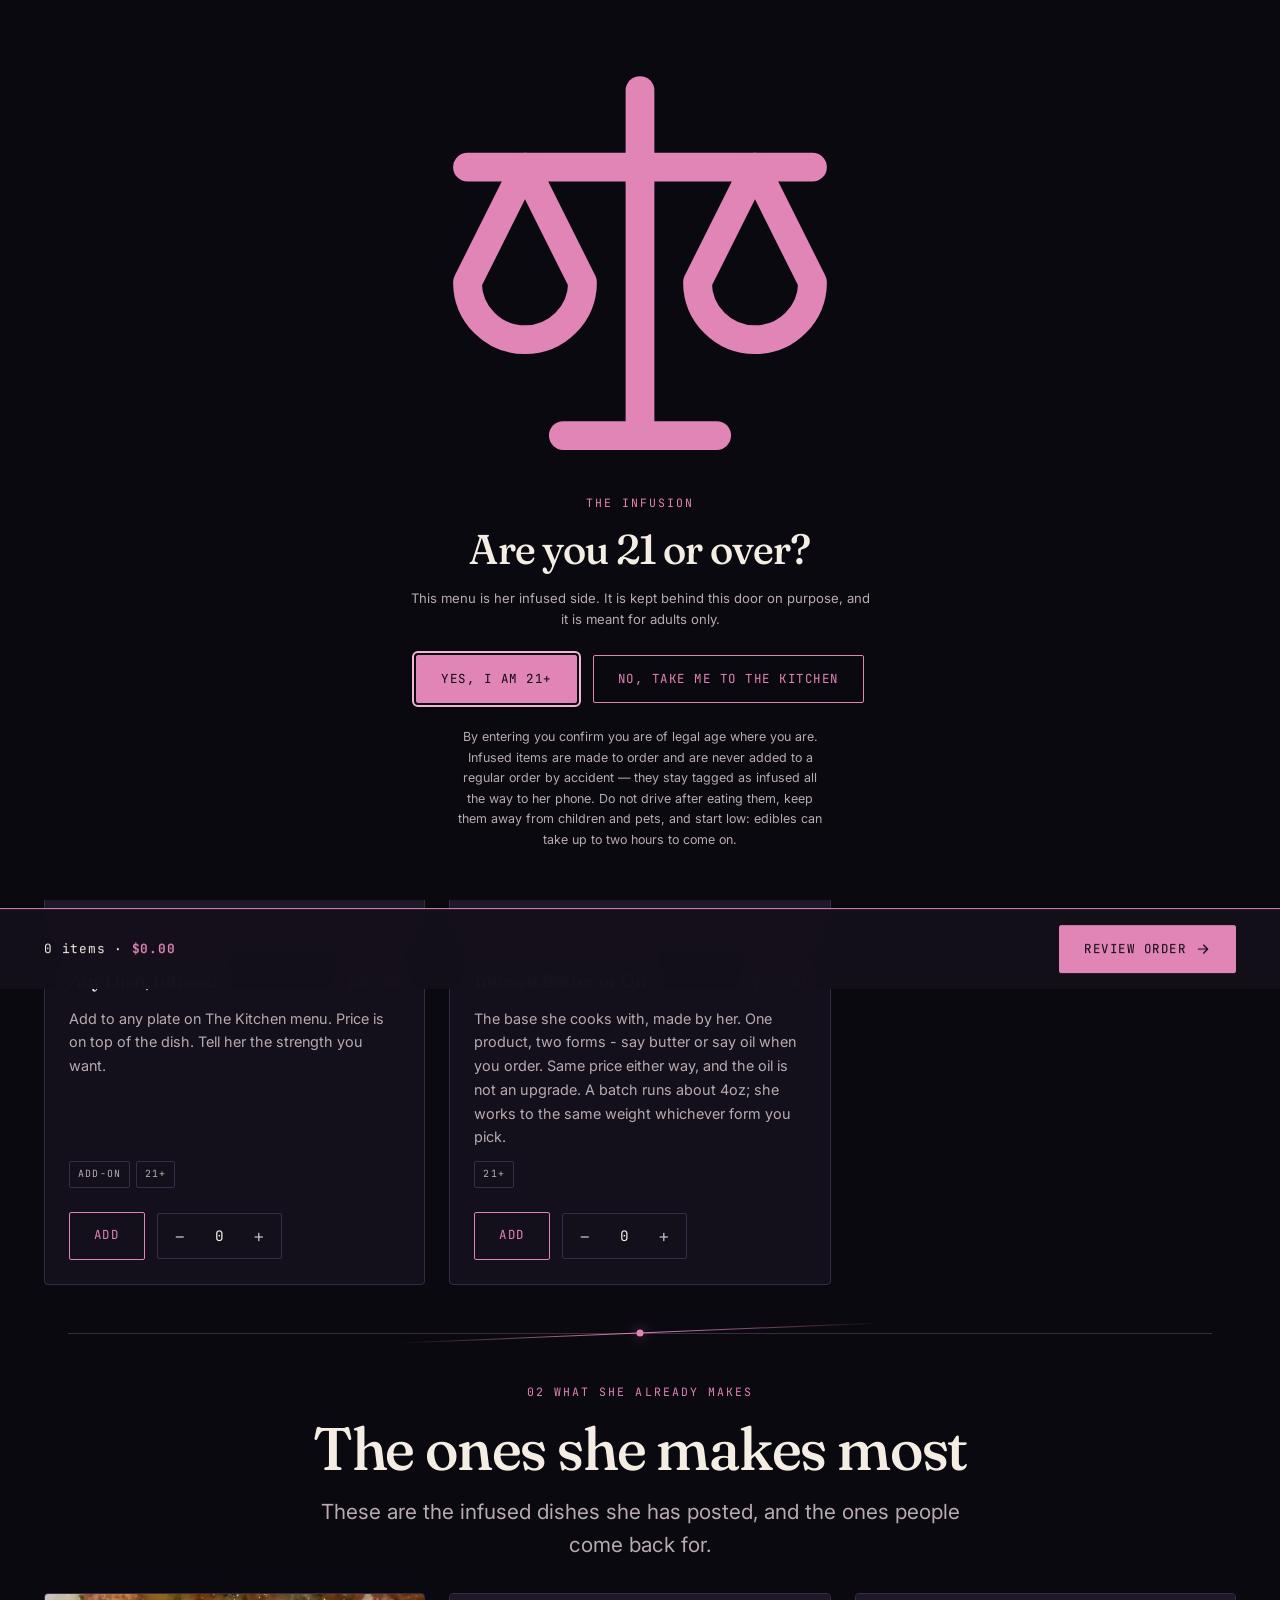
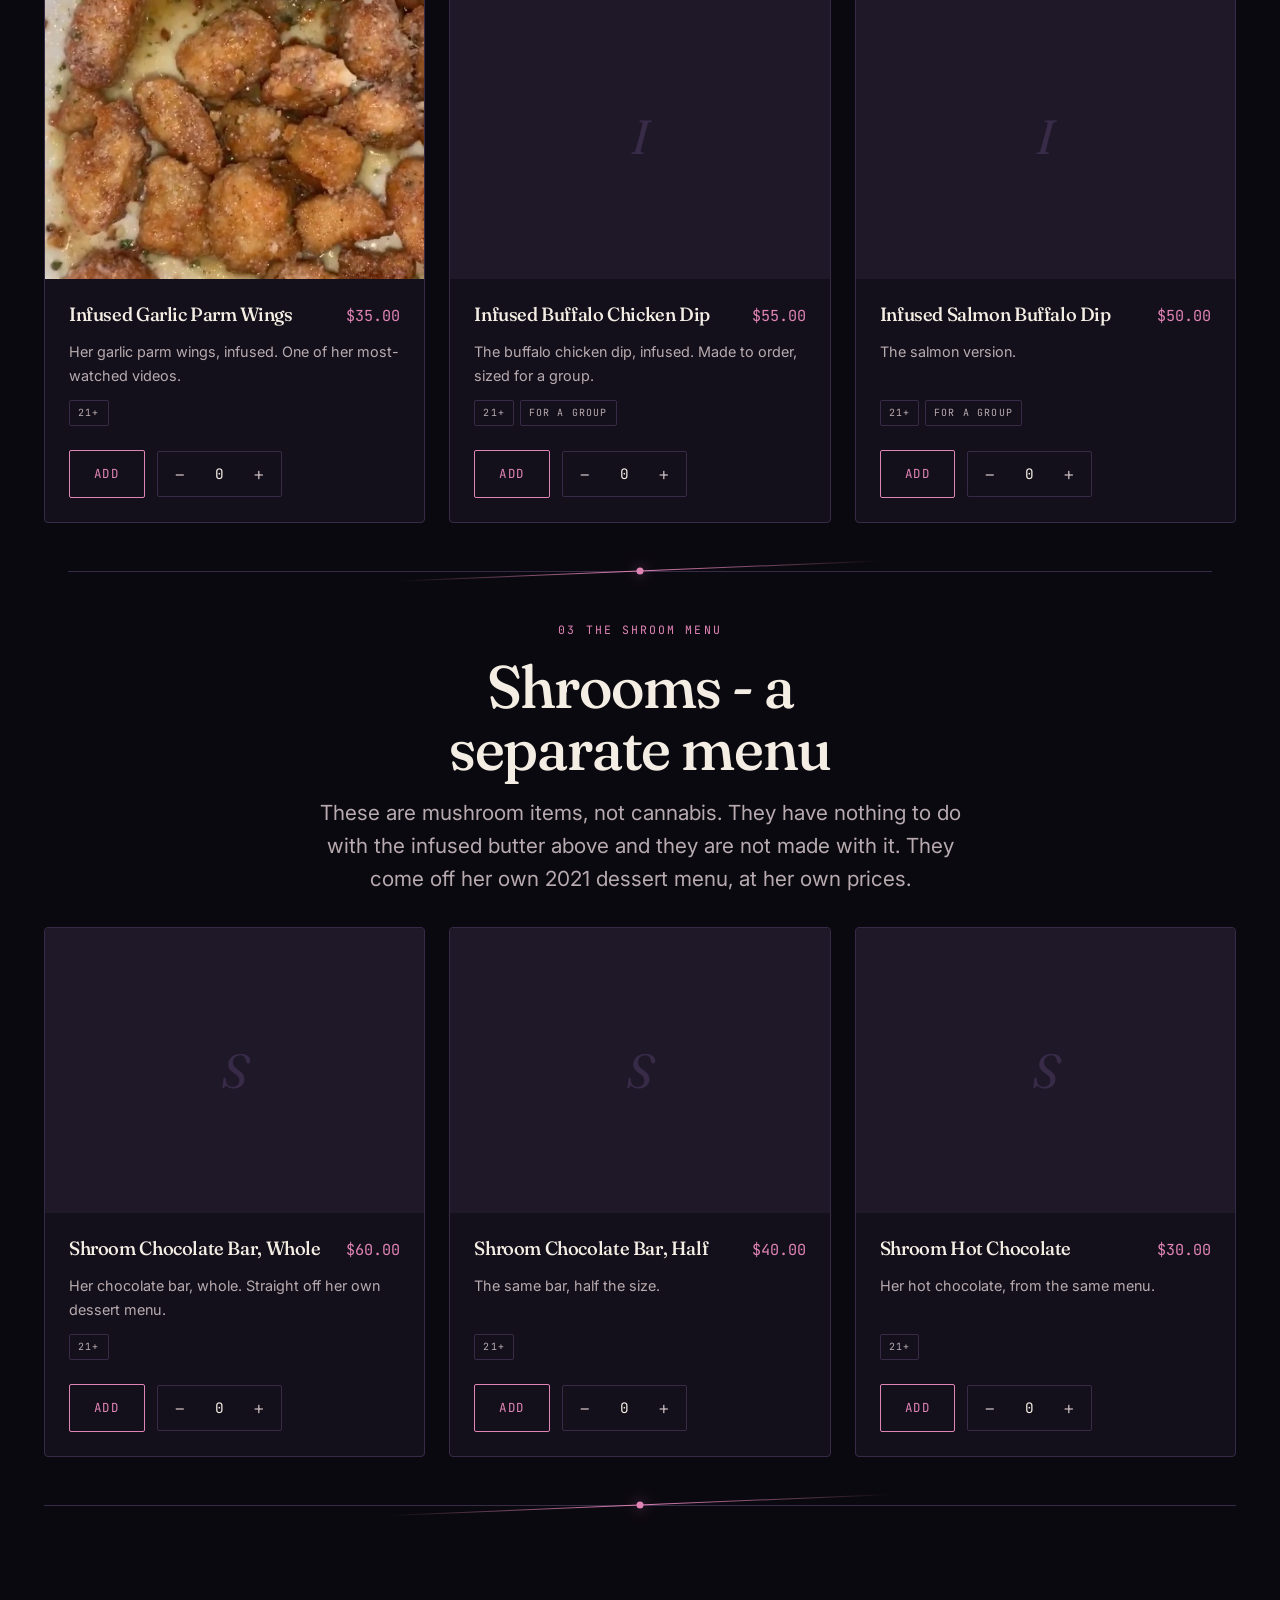
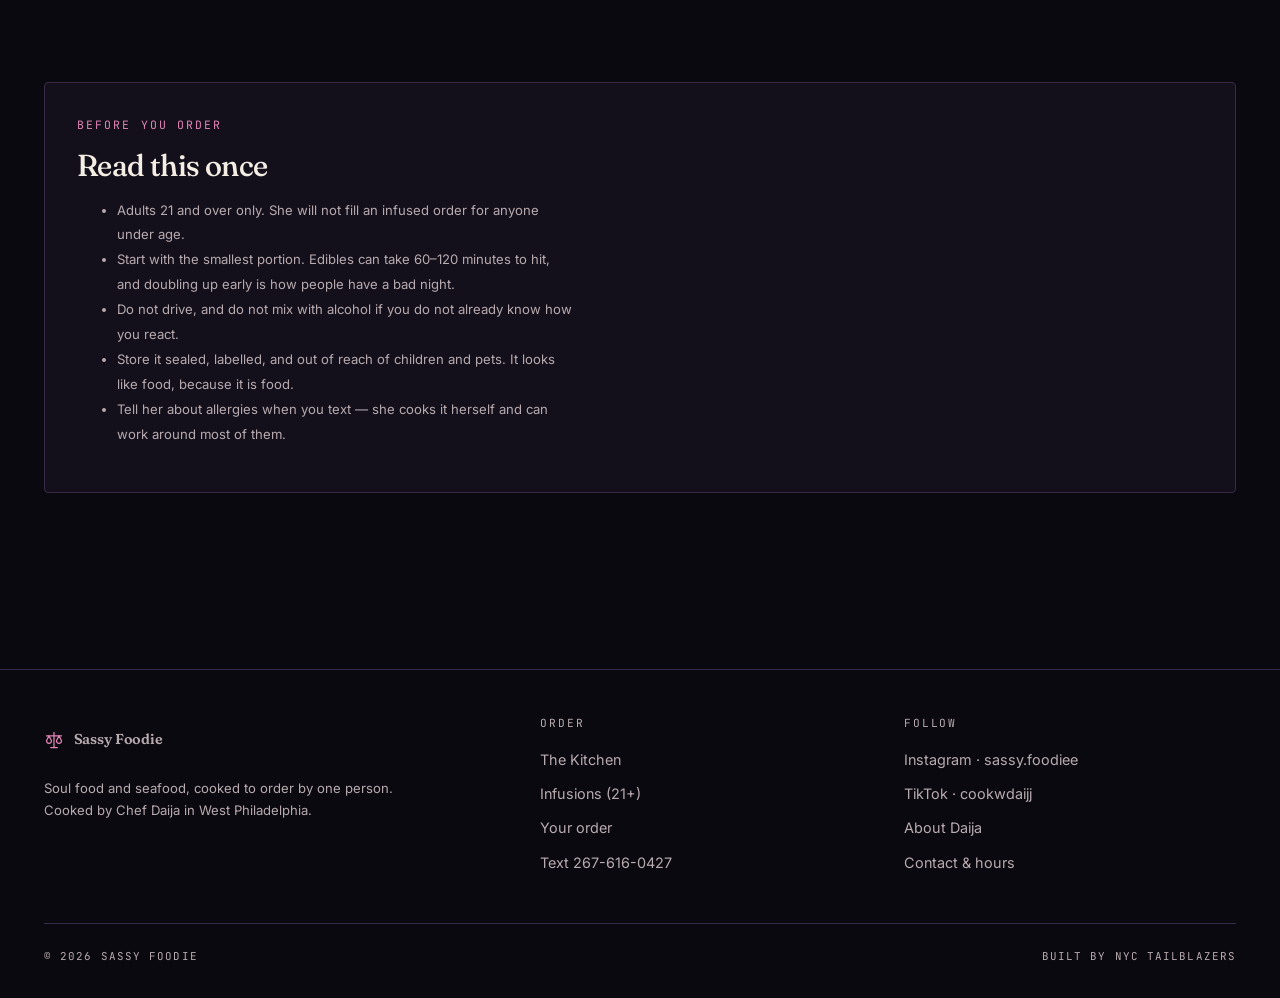
<file: infusions.html>
<!doctype html>
<html lang="en">
<head>
<meta charset="utf-8">
<meta name="viewport" content="width=device-width, initial-scale=1">
<title>The Infusion (21+) — Sassy Foodie</title>
<meta name="description" content="The infused menu from Chef Daija. Adults 21 and over only.">
<meta name="theme-color" content="#0B0910">
<meta property="og:type" content="website">
<meta property="og:title" content="The Infusion (21+) — Sassy Foodie">
<meta property="og:description" content="The infused menu from Chef Daija. Adults 21 and over only.">
<meta property="og:site_name" content="Sassy Foodie">
<link rel="preconnect" href="https://fonts.googleapis.com">
<link rel="preconnect" href="https://fonts.gstatic.com" crossorigin>
<link href="https://fonts.googleapis.com/css2?family=Fraunces:ital,opsz,wght,SOFT,WONK@0,9..144,300..700,0..100,0..1;1,9..144,300..700,0..100,0..1&family=Inter:wght@300..700&family=JetBrains+Mono:wght@400;500&display=swap" rel="stylesheet">
<link rel="icon" href="./assets/favicon.svg" type="image/svg+xml">
<link rel="apple-touch-icon" href="./assets/favicon.svg">
<link rel="stylesheet" href="./src/css/site.css">

<meta name="robots" content="noindex, nofollow">
</head>
<body class="infusion">
<a class="skip" href="#main">Skip to content</a>

<header class="nav">
  <div class="nav__in">
    <a class="brand" href="./index.html"><img class="brand__logo" src="./assets/logo-mark.svg" alt="" width="34" height="34"><span>Sassy Foodie</span></a>
    <nav aria-label="Main">
      <ul class="nav__links" id="nav-links">
        <li><a href="menu.html">The Kitchen</a></li>
        <li><a href="infusions.html">Infusions</a></li>
        <li><a href="gallery.html">Gallery</a></li>
        <li><a href="about.html">About</a></li>
        <li><a href="contact.html">Contact</a></li>
        <li><a class="btn btn--ghost" href="order.html">Order &middot; <span data-order-count>0</span></a></li>
      </ul>
    </nav>
    <button class="nav__sound" type="button" data-sound aria-pressed="false" aria-label="Turn the music on"><svg viewBox="0 0 24 24" fill="none" stroke="currentColor" stroke-width="1.6" stroke-linecap="round" stroke-linejoin="round" aria-hidden="true"><path d="M11 5 6 9H2v6h4l5 4z"/><path class="wave" d="M15.5 8.5a5 5 0 0 1 0 7"/><path class="wave wave--2" d="M18.5 5.5a9 9 0 0 1 0 13"/><path class="mute" d="M22 9l-6 6M16 9l6 6"/></svg></button>
    <button class="nav__toggle" type="button" aria-expanded="false" aria-controls="nav-links" aria-label="Open menu"><svg viewBox="0 0 24 24" fill="none" stroke="currentColor" stroke-width="1.6" stroke-linecap="round" aria-hidden="true"><path d="M4 7h16M4 12h16M4 17h16"/></svg></button>
  </div>
</header>

<main id="main">

  <div class="gate" id="gate" hidden>
    <div class="gate__box">
      <span class="label"><svg viewBox="0 0 24 24" fill="none" stroke="currentColor" stroke-width="1.5" stroke-linecap="round" stroke-linejoin="round" aria-hidden="true"><path d="M12 3v18"/><path d="M8 21h8"/><path d="M3 7h18"/><path d="M6 7l-3 6a3 3 0 0 0 6 0z"/><path d="M18 7l3 6a3 3 0 0 1-6 0z"/></svg> The Infusion</span>
      <h2>Are you 21 or over?</h2>
      <p class="note">This menu is her infused side. It is kept behind this door on purpose, and it is meant for adults only.</p>
      <div class="gate__actions">
        <button class="btn" type="button" id="gate-yes">Yes, I am 21+</button>
        <a class="btn btn--ghost" href="menu.html">No, take me to The Kitchen</a>
      </div>
      <p class="gate__fine">By entering you confirm you are of legal age where you are. Infused items are made to order and are never added to a regular order by accident &mdash; they stay tagged as infused all the way to her phone. Do not drive after eating them, keep them away from children and pets, and start low: edibles can take up to two hours to come on.</p>
    </div>
  </div>

  <section class="page-head">
    <div class="wrap">
      <div class="sec-head rv">
        <span class="label">The Infusion &middot; 21+</span>
        <h1>For those who indulge</h1>
        <p class="lede">Same cook, same standards, different night. Everything on this page is tagged <strong>[infusion]</strong> in your order so there is never a mix-up.</p>
      </div>
      
    <section class="menu-section">
      <div class="sec-head rv">
        <span class="label">01 The Add-On</span>
        <h2>It is an add-on, not a separate kitchen</h2>
        <p class="lede">She makes her own infused butter and cooks with it, so most of The Kitchen menu can be made infused. Strength is set per order - tell her what you are used to and she will match it.</p>
      </div>
      <div class="grid grid--3">
        
      <article class="dish rv">
        <div class="dish__img--none" aria-hidden="true">A</div>
        <div class="dish__body">
          <div class="dish__top">
            <h3 class="dish__name">Any Dish, Infused</h3>
            <span class="price">$20.00</span>
          </div>
          <p class="dish__desc">Add to any plate on The Kitchen menu. Price is on top of the dish. Tell her the strength you want.</p>
          <div class="dish__tags"><span class="pill ">ADD-ON</span><span class="pill ">21+</span></div>
          <div class="dish__foot">
            <button class="btn btn--ghost" type="button"
                   data-add="inf-any" data-name="Any Dish, Infused"
                   data-price="20" data-menu="infusion">Add</button>
                 <div class="qty" role="group" aria-label="Quantity for Any Dish, Infused">
                   <button type="button" data-step="inf-any" data-dir="-1" aria-label="One less Any Dish, Infused">&minus;</button>
                   <output data-qty-for="inf-any">0</output>
                   <button type="button" data-step="inf-any" data-dir="1" aria-label="One more Any Dish, Infused">+</button>
                 </div>
          </div>
        </div>
      </article>
      <article class="dish rv">
        <div class="dish__img--none" aria-hidden="true">I</div>
        <div class="dish__body">
          <div class="dish__top">
            <h3 class="dish__name">Infused Butter or Oil</h3>
            <span class="price">$75.00</span>
          </div>
          <p class="dish__desc">The base she cooks with, made by her. One product, two forms - say butter or say oil when you order. Same price either way, and the oil is not an upgrade. A batch runs about 4oz; she works to the same weight whichever form you pick.</p>
          <div class="dish__tags"><span class="pill ">21+</span></div>
          <div class="dish__foot">
            <button class="btn btn--ghost" type="button"
                   data-add="inf-butter" data-name="Infused Butter or Oil"
                   data-price="75" data-menu="infusion">Add</button>
                 <div class="qty" role="group" aria-label="Quantity for Infused Butter or Oil">
                   <button type="button" data-step="inf-butter" data-dir="-1" aria-label="One less Infused Butter or Oil">&minus;</button>
                   <output data-qty-for="inf-butter">0</output>
                   <button type="button" data-step="inf-butter" data-dir="1" aria-label="One more Infused Butter or Oil">+</button>
                 </div>
          </div>
        </div>
      </article>
      </div>
    </section>
    <div class="wrap"><div class="beam"></div></div>

    <section class="menu-section">
      <div class="sec-head rv">
        <span class="label">02 What She Already Makes</span>
        <h2>The ones she makes most</h2>
        <p class="lede">These are the infused dishes she has posted, and the ones people come back for.</p>
      </div>
      <div class="grid grid--3">
        
      <article class="dish rv">
        <img class="dish__img" src="assets/img/garlic-parm-wings.jpg" alt="Golden garlic parmesan wings dusted with cheese and parsley in a foil tray" loading="lazy" decoding="async">
        <div class="dish__body">
          <div class="dish__top">
            <h3 class="dish__name">Infused Garlic Parm Wings</h3>
            <span class="price">$35.00</span>
          </div>
          <p class="dish__desc">Her garlic parm wings, infused. One of her most-watched videos.</p>
          <div class="dish__tags"><span class="pill ">21+</span></div>
          <div class="dish__foot">
            <button class="btn btn--ghost" type="button"
                   data-add="inf-garlic-parm-wings" data-name="Infused Garlic Parm Wings"
                   data-price="35" data-menu="infusion">Add</button>
                 <div class="qty" role="group" aria-label="Quantity for Infused Garlic Parm Wings">
                   <button type="button" data-step="inf-garlic-parm-wings" data-dir="-1" aria-label="One less Infused Garlic Parm Wings">&minus;</button>
                   <output data-qty-for="inf-garlic-parm-wings">0</output>
                   <button type="button" data-step="inf-garlic-parm-wings" data-dir="1" aria-label="One more Infused Garlic Parm Wings">+</button>
                 </div>
          </div>
        </div>
      </article>
      <article class="dish rv">
        <div class="dish__img--none" aria-hidden="true">I</div>
        <div class="dish__body">
          <div class="dish__top">
            <h3 class="dish__name">Infused Buffalo Chicken Dip</h3>
            <span class="price">$55.00</span>
          </div>
          <p class="dish__desc">The buffalo chicken dip, infused. Made to order, sized for a group.</p>
          <div class="dish__tags"><span class="pill ">21+</span><span class="pill ">FOR A GROUP</span></div>
          <div class="dish__foot">
            <button class="btn btn--ghost" type="button"
                   data-add="inf-buffalo-dip" data-name="Infused Buffalo Chicken Dip"
                   data-price="55" data-menu="infusion">Add</button>
                 <div class="qty" role="group" aria-label="Quantity for Infused Buffalo Chicken Dip">
                   <button type="button" data-step="inf-buffalo-dip" data-dir="-1" aria-label="One less Infused Buffalo Chicken Dip">&minus;</button>
                   <output data-qty-for="inf-buffalo-dip">0</output>
                   <button type="button" data-step="inf-buffalo-dip" data-dir="1" aria-label="One more Infused Buffalo Chicken Dip">+</button>
                 </div>
          </div>
        </div>
      </article>
      <article class="dish rv">
        <div class="dish__img--none" aria-hidden="true">I</div>
        <div class="dish__body">
          <div class="dish__top">
            <h3 class="dish__name">Infused Salmon Buffalo Dip</h3>
            <span class="price">$50.00</span>
          </div>
          <p class="dish__desc">The salmon version.</p>
          <div class="dish__tags"><span class="pill ">21+</span><span class="pill ">FOR A GROUP</span></div>
          <div class="dish__foot">
            <button class="btn btn--ghost" type="button"
                   data-add="inf-salmon-dip" data-name="Infused Salmon Buffalo Dip"
                   data-price="50" data-menu="infusion">Add</button>
                 <div class="qty" role="group" aria-label="Quantity for Infused Salmon Buffalo Dip">
                   <button type="button" data-step="inf-salmon-dip" data-dir="-1" aria-label="One less Infused Salmon Buffalo Dip">&minus;</button>
                   <output data-qty-for="inf-salmon-dip">0</output>
                   <button type="button" data-step="inf-salmon-dip" data-dir="1" aria-label="One more Infused Salmon Buffalo Dip">+</button>
                 </div>
          </div>
        </div>
      </article>
      </div>
    </section>
    <div class="wrap"><div class="beam"></div></div>

    <section class="menu-section">
      <div class="sec-head rv">
        <span class="label">03 The Shroom Menu</span>
        <h2>Shrooms - a separate menu</h2>
        <p class="lede">These are mushroom items, not cannabis. They have nothing to do with the infused butter above and they are not made with it. They come off her own 2021 dessert menu, at her own prices.</p>
      </div>
      <div class="grid grid--3">
        
      <article class="dish rv">
        <div class="dish__img--none" aria-hidden="true">S</div>
        <div class="dish__body">
          <div class="dish__top">
            <h3 class="dish__name">Shroom Chocolate Bar, Whole</h3>
            <span class="price">$60.00</span>
          </div>
          <p class="dish__desc">Her chocolate bar, whole. Straight off her own dessert menu.</p>
          <div class="dish__tags"><span class="pill ">21+</span></div>
          <div class="dish__foot">
            <button class="btn btn--ghost" type="button"
                   data-add="shroom-bar-whole" data-name="Shroom Chocolate Bar, Whole"
                   data-price="60" data-menu="infusion">Add</button>
                 <div class="qty" role="group" aria-label="Quantity for Shroom Chocolate Bar, Whole">
                   <button type="button" data-step="shroom-bar-whole" data-dir="-1" aria-label="One less Shroom Chocolate Bar, Whole">&minus;</button>
                   <output data-qty-for="shroom-bar-whole">0</output>
                   <button type="button" data-step="shroom-bar-whole" data-dir="1" aria-label="One more Shroom Chocolate Bar, Whole">+</button>
                 </div>
          </div>
        </div>
      </article>
      <article class="dish rv">
        <div class="dish__img--none" aria-hidden="true">S</div>
        <div class="dish__body">
          <div class="dish__top">
            <h3 class="dish__name">Shroom Chocolate Bar, Half</h3>
            <span class="price">$40.00</span>
          </div>
          <p class="dish__desc">The same bar, half the size.</p>
          <div class="dish__tags"><span class="pill ">21+</span></div>
          <div class="dish__foot">
            <button class="btn btn--ghost" type="button"
                   data-add="shroom-bar-half" data-name="Shroom Chocolate Bar, Half"
                   data-price="40" data-menu="infusion">Add</button>
                 <div class="qty" role="group" aria-label="Quantity for Shroom Chocolate Bar, Half">
                   <button type="button" data-step="shroom-bar-half" data-dir="-1" aria-label="One less Shroom Chocolate Bar, Half">&minus;</button>
                   <output data-qty-for="shroom-bar-half">0</output>
                   <button type="button" data-step="shroom-bar-half" data-dir="1" aria-label="One more Shroom Chocolate Bar, Half">+</button>
                 </div>
          </div>
        </div>
      </article>
      <article class="dish rv">
        <div class="dish__img--none" aria-hidden="true">S</div>
        <div class="dish__body">
          <div class="dish__top">
            <h3 class="dish__name">Shroom Hot Chocolate</h3>
            <span class="price">$30.00</span>
          </div>
          <p class="dish__desc">Her hot chocolate, from the same menu.</p>
          <div class="dish__tags"><span class="pill ">21+</span></div>
          <div class="dish__foot">
            <button class="btn btn--ghost" type="button"
                   data-add="shroom-hot-chocolate" data-name="Shroom Hot Chocolate"
                   data-price="30" data-menu="infusion">Add</button>
                 <div class="qty" role="group" aria-label="Quantity for Shroom Hot Chocolate">
                   <button type="button" data-step="shroom-hot-chocolate" data-dir="-1" aria-label="One less Shroom Hot Chocolate">&minus;</button>
                   <output data-qty-for="shroom-hot-chocolate">0</output>
                   <button type="button" data-step="shroom-hot-chocolate" data-dir="1" aria-label="One more Shroom Hot Chocolate">+</button>
                 </div>
          </div>
        </div>
      </article>
      </div>
    </section>
    </div>
  </section>

  <div class="wrap"><div class="beam"></div></div>

  <section>
    <div class="wrap">
      <div class="panel rv">
        <span class="label">Before you order</span>
        <h3>Read this once</h3>
        <ul class="note" style="max-width:62ch;line-height:1.9">
          <li>Adults 21 and over only. She will not fill an infused order for anyone under age.</li>
          <li>Start with the smallest portion. Edibles can take 60&ndash;120 minutes to hit, and doubling up early is how people have a bad night.</li>
          <li>Do not drive, and do not mix with alcohol if you do not already know how you react.</li>
          <li>Store it sealed, labelled, and out of reach of children and pets. It looks like food, because it is food.</li>
          <li>Tell her about allergies when you text &mdash; she cooks it herself and can work around most of them.</li>
        </ul>
      </div>
    </div>
  </section>
</main>

<footer class="foot">
  <div class="wrap">
    <div class="foot__grid">
      <div>
        <a class="brand" href="./index.html"><svg viewBox="0 0 24 24" fill="none" stroke="currentColor" stroke-width="1.5" stroke-linecap="round" stroke-linejoin="round" aria-hidden="true"><path d="M12 3v18"/><path d="M8 21h8"/><path d="M3 7h18"/><path d="M6 7l-3 6a3 3 0 0 0 6 0z"/><path d="M18 7l3 6a3 3 0 0 1-6 0z"/></svg><span>Sassy Foodie</span></a>
        <p class="note" style="margin-top:1rem">Soul food and seafood, cooked to order by one person.<br>Cooked by Chef Daija in West Philadelphia.</p>
      </div>
      <div>
        <h4>Order</h4>
        <ul>
          <li><a href="menu.html">The Kitchen</a></li>
          <li><a href="infusions.html">Infusions (21+)</a></li>
          <li><a href="order.html">Your order</a></li>
          <li><a href="tel:+12676160427">Text 267-616-0427</a></li>
        </ul>
      </div>
      <div>
        <h4>Follow</h4>
        <ul>
          <li><a href="https://www.instagram.com/sassy.foodiee" rel="noopener noreferrer" target="_blank">Instagram &middot; sassy.foodiee</a></li>
          <li><a href="https://www.tiktok.com/@cookwdaijj" rel="noopener noreferrer" target="_blank">TikTok &middot; cookwdaijj</a></li>
          <li><a href="about.html">About Daija</a></li>
          <li><a href="contact.html">Contact &amp; hours</a></li>
        </ul>
      </div>
    </div>
    <div class="foot__base">
      <span>&copy; <span data-year></span> Sassy Foodie</span>
      <span>Built by NYC Tailblazers</span>
    </div>
  </div>
</footer>

<div class="order-bar" data-open="false" role="region" aria-label="Your order">
  <div class="order-bar__in">
    <span class="order-bar__sum" data-order-sum></span>
    <a class="btn" href="order.html">Review order <svg viewBox="0 0 24 24" fill="none" stroke="currentColor" stroke-width="1.8" stroke-linecap="round" stroke-linejoin="round" aria-hidden="true"><path d="M5 12h14M13 6l6 6-6 6"/></svg></a>
  </div>
</div>

<script src="./src/js/order.js"></script>
<script src="./src/js/site.js"></script>
<script src="./src/js/audio.js"></script>

<script src="./src/js/gate.js"></script>
</body>
</html>
</file>
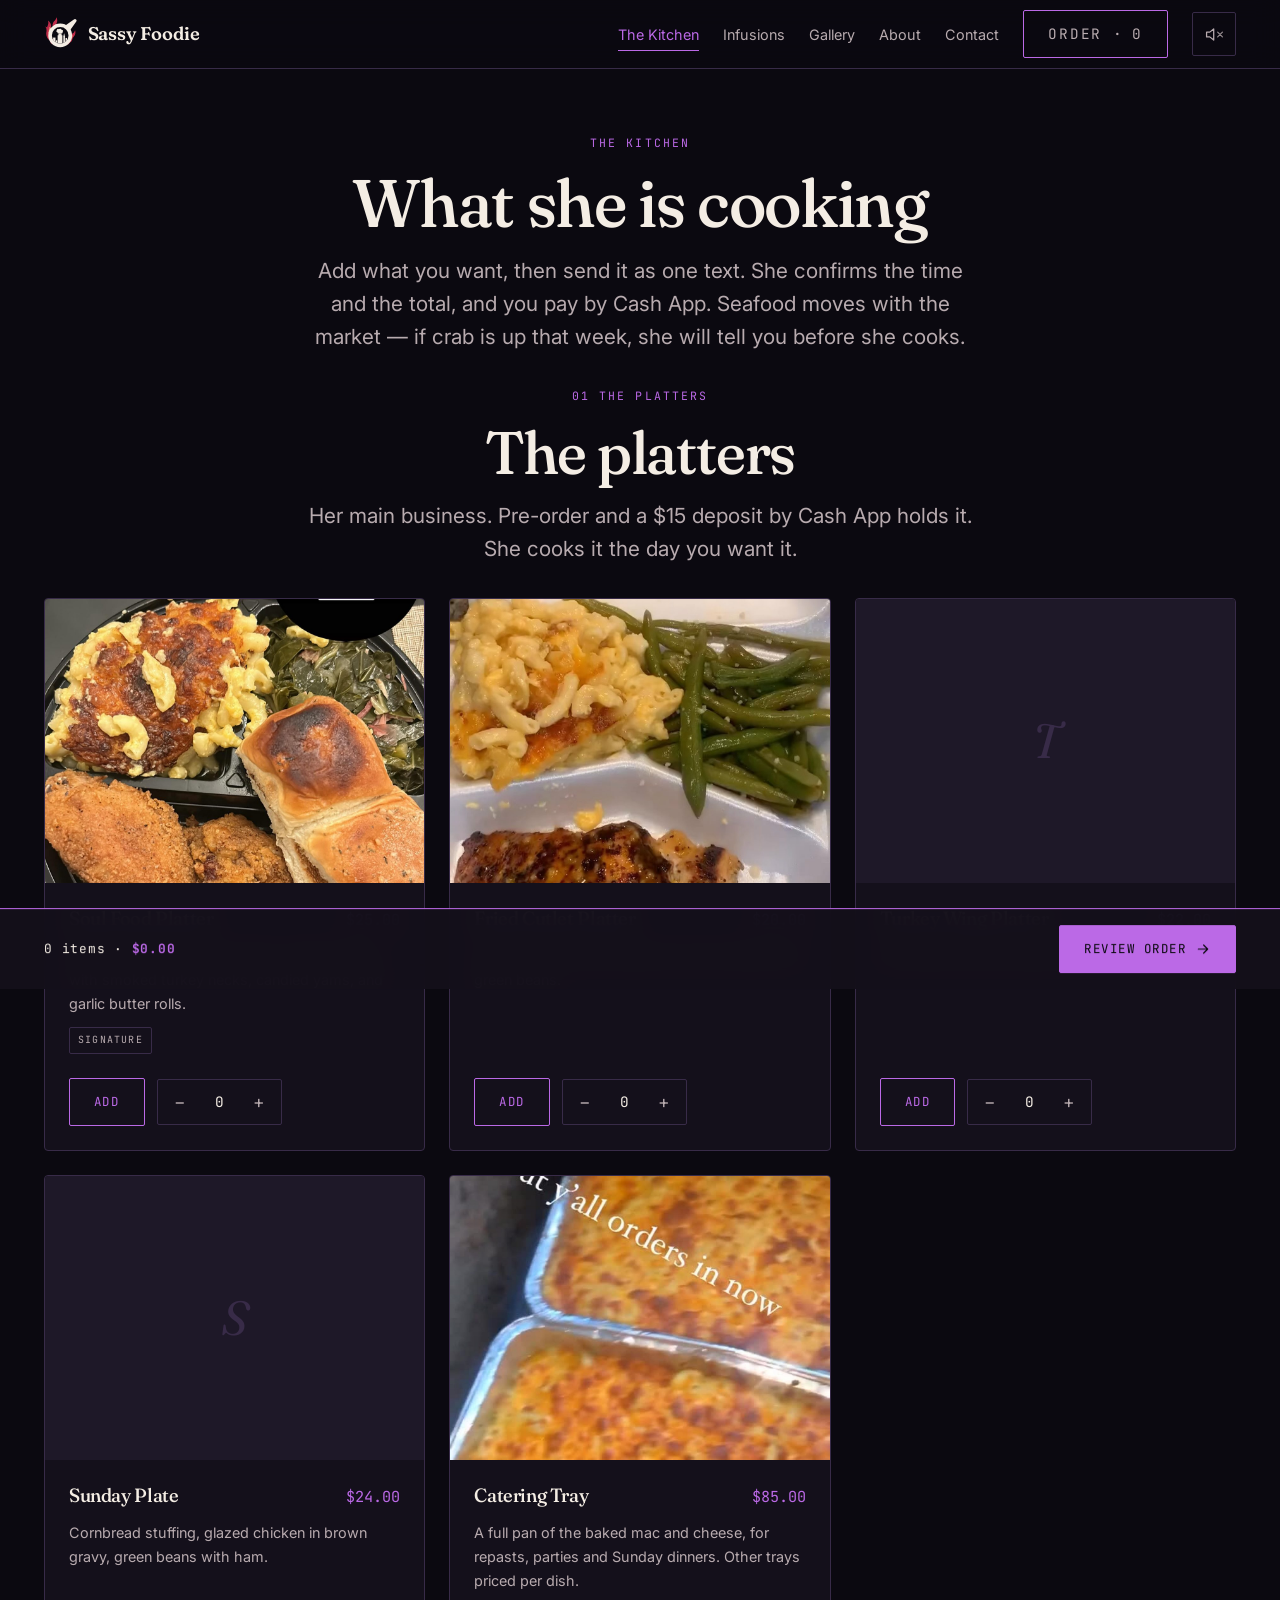
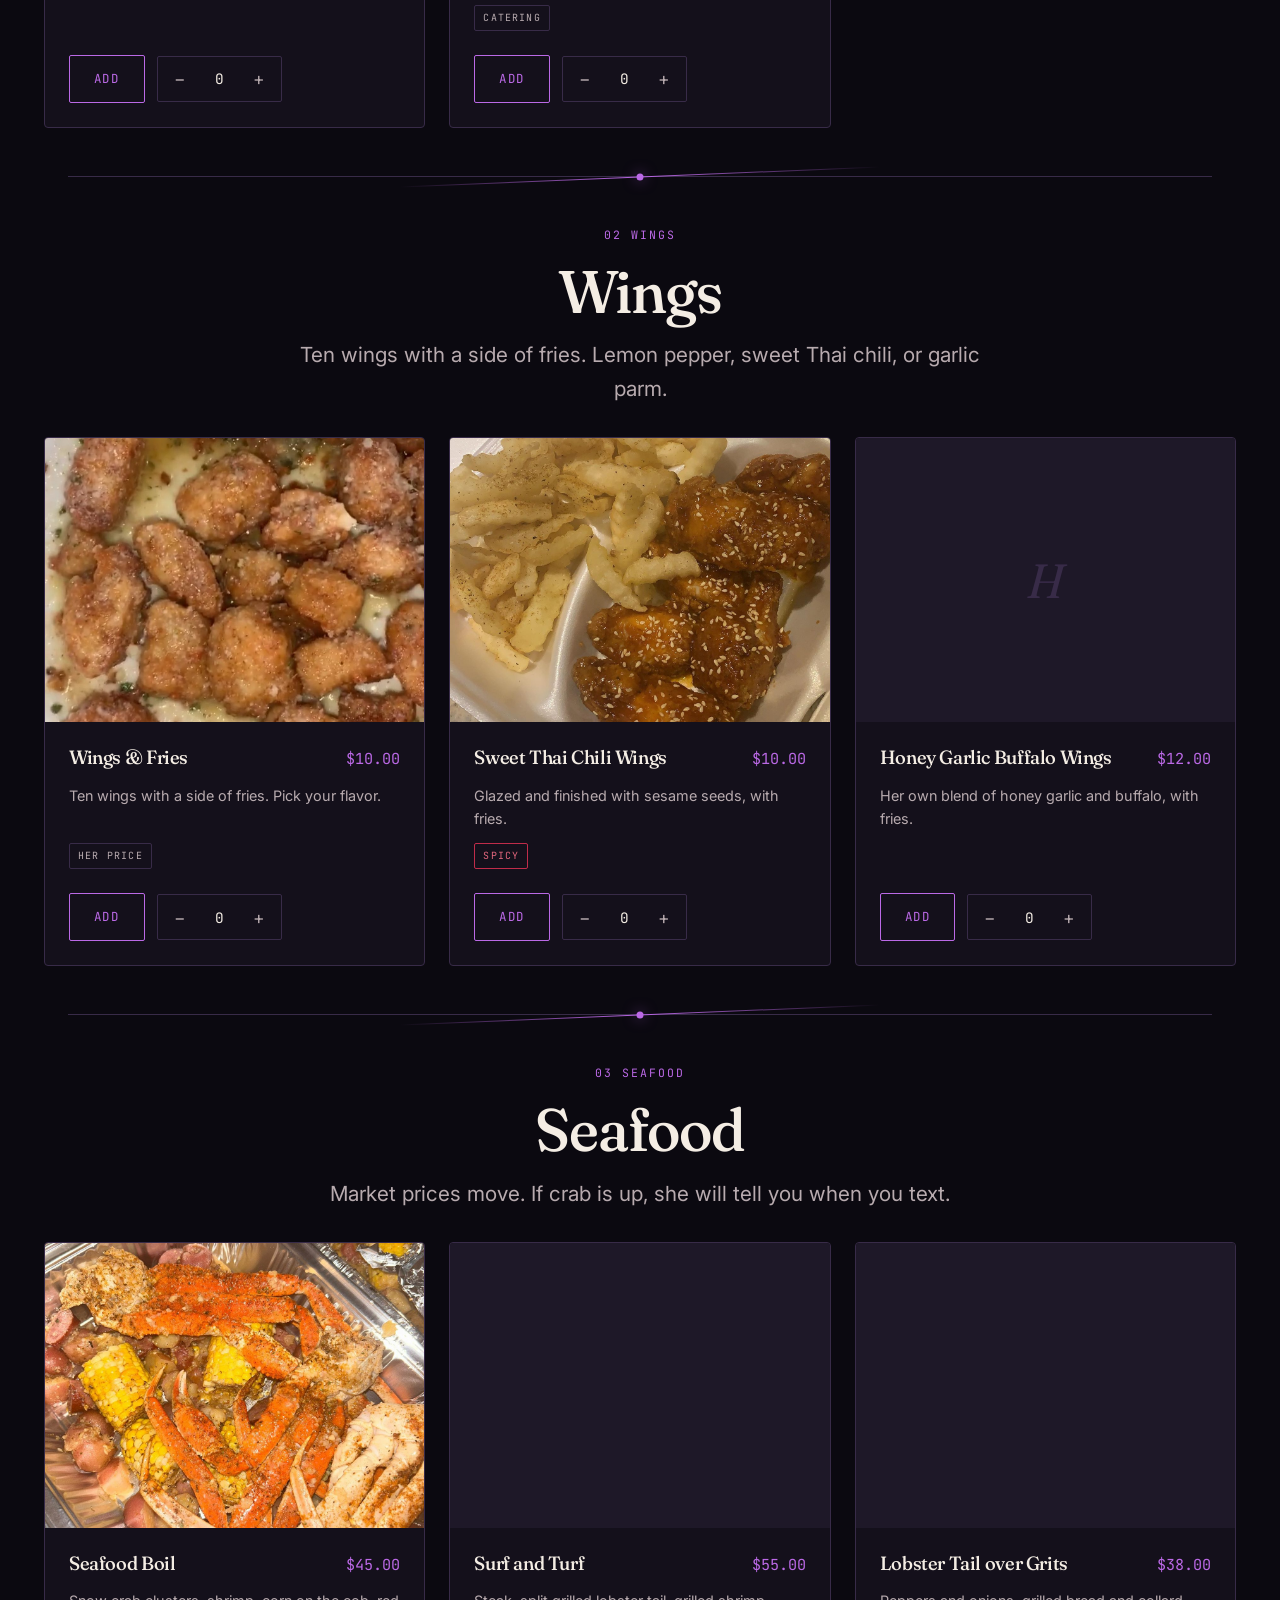
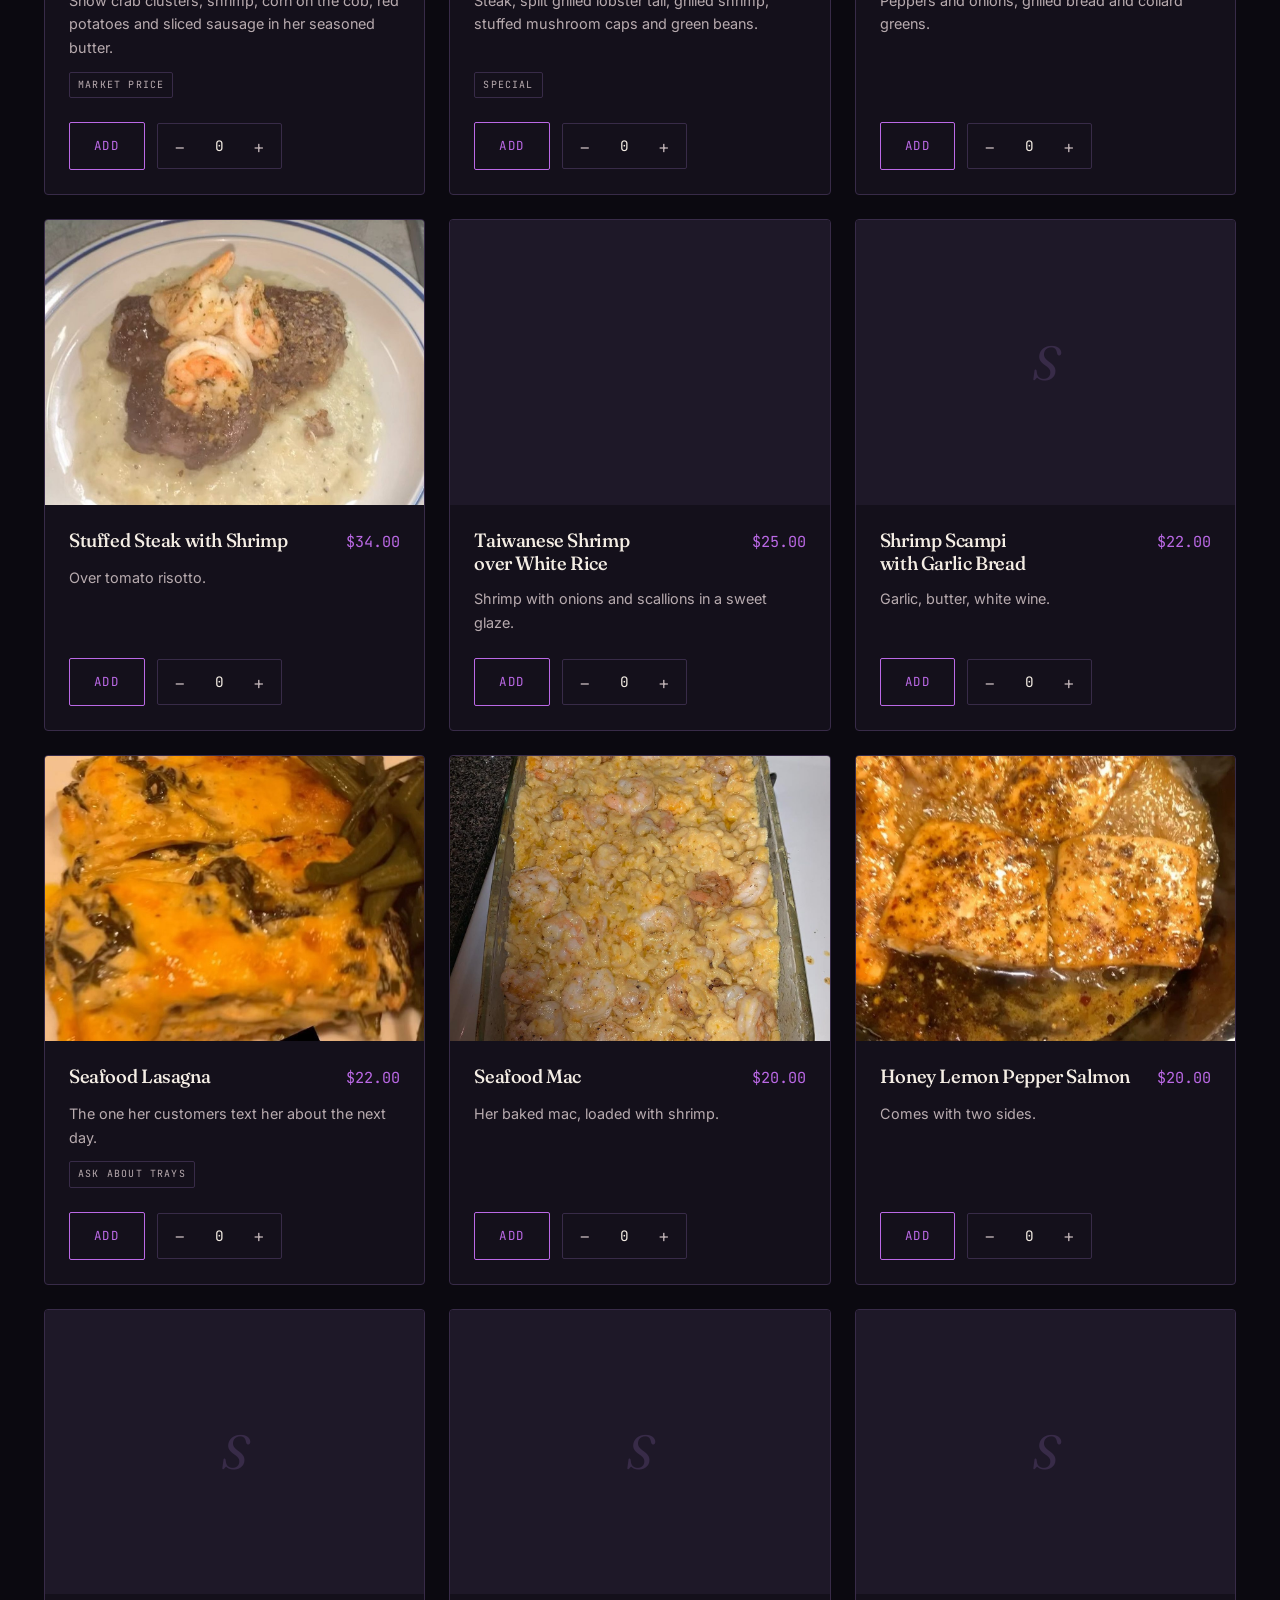
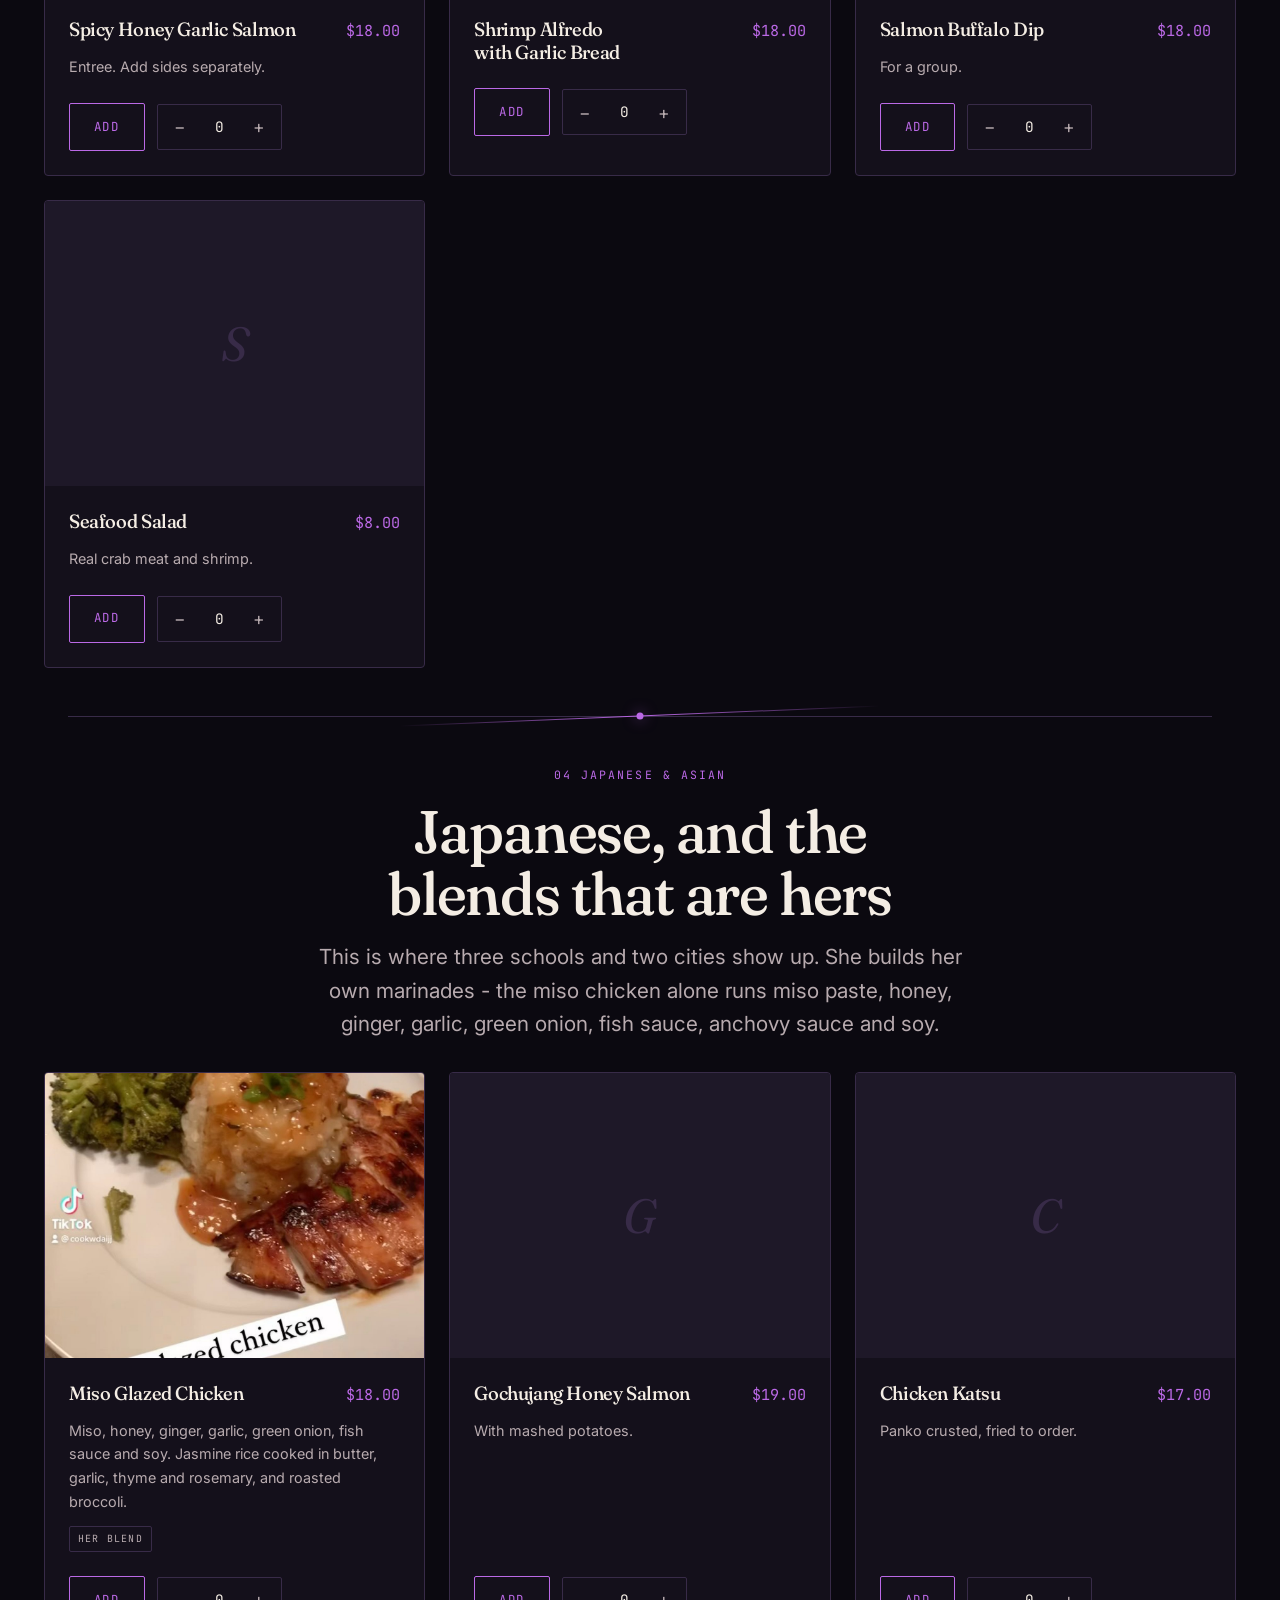
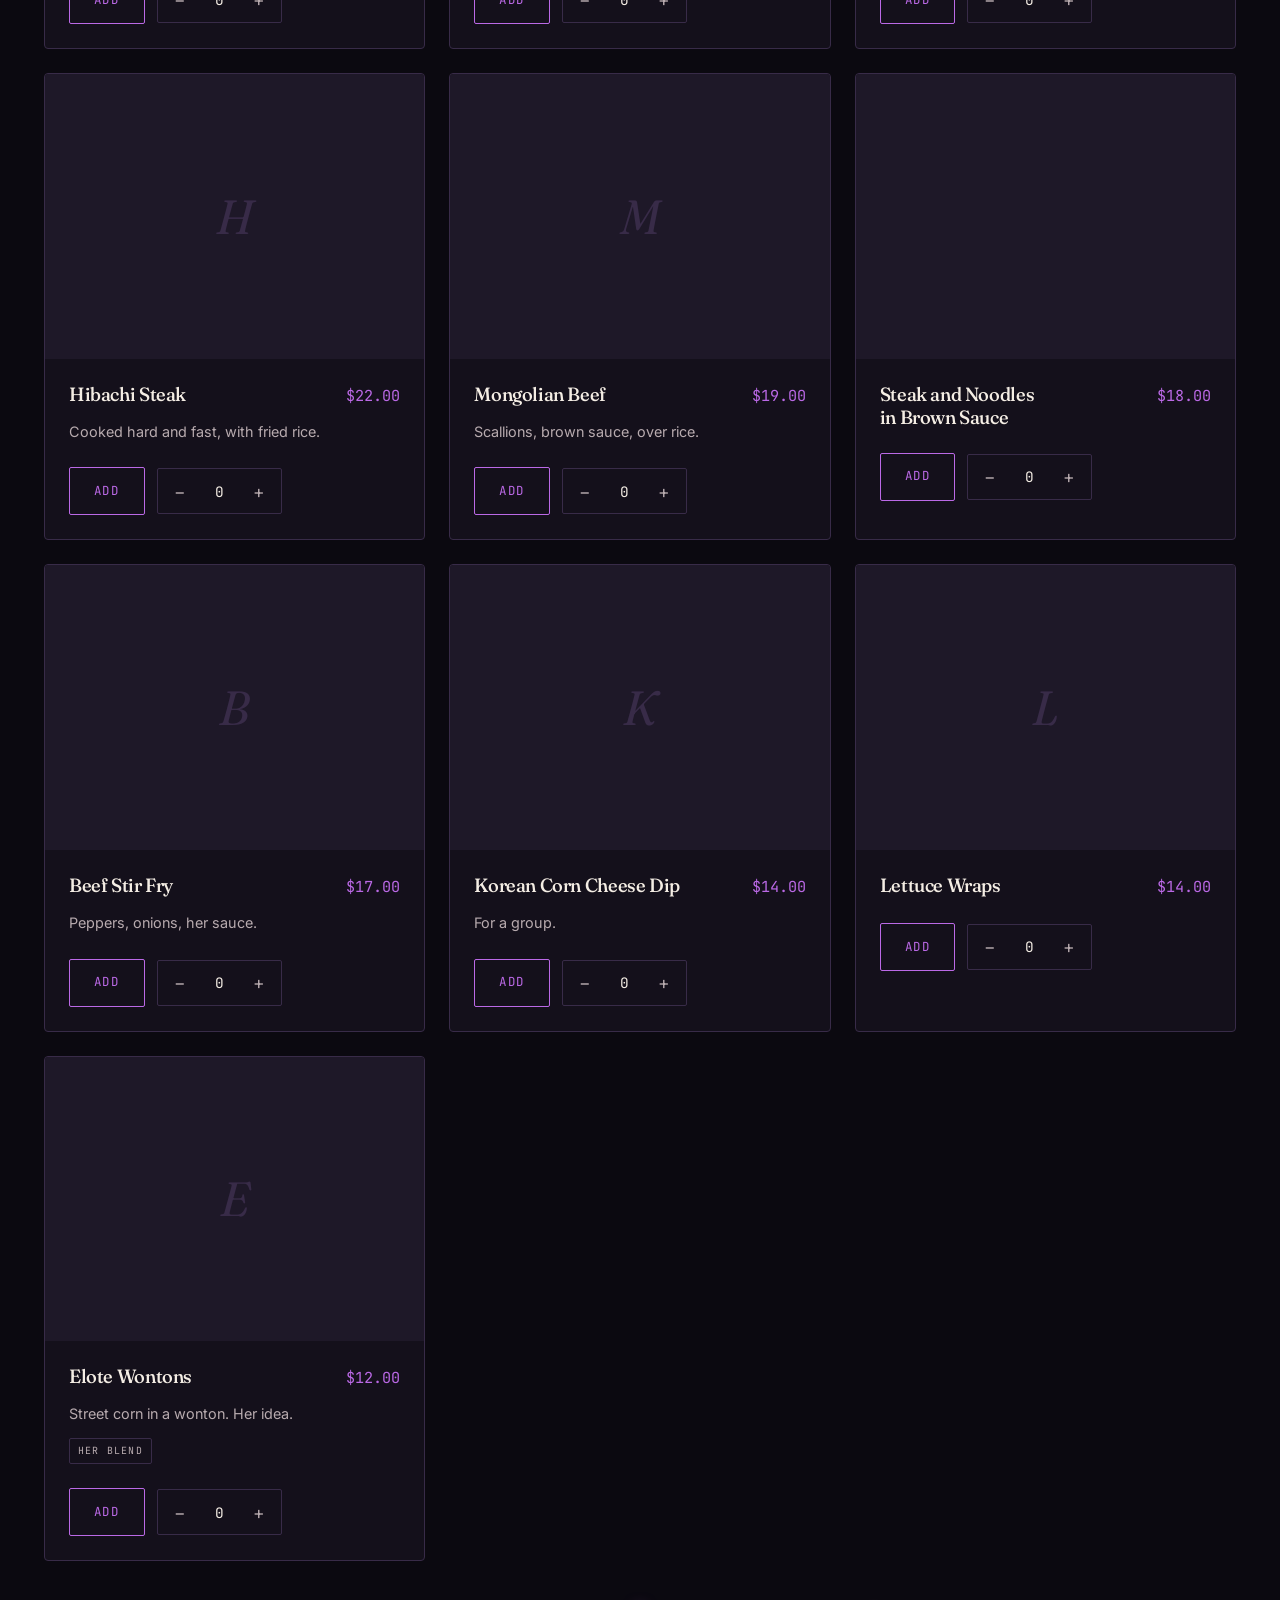
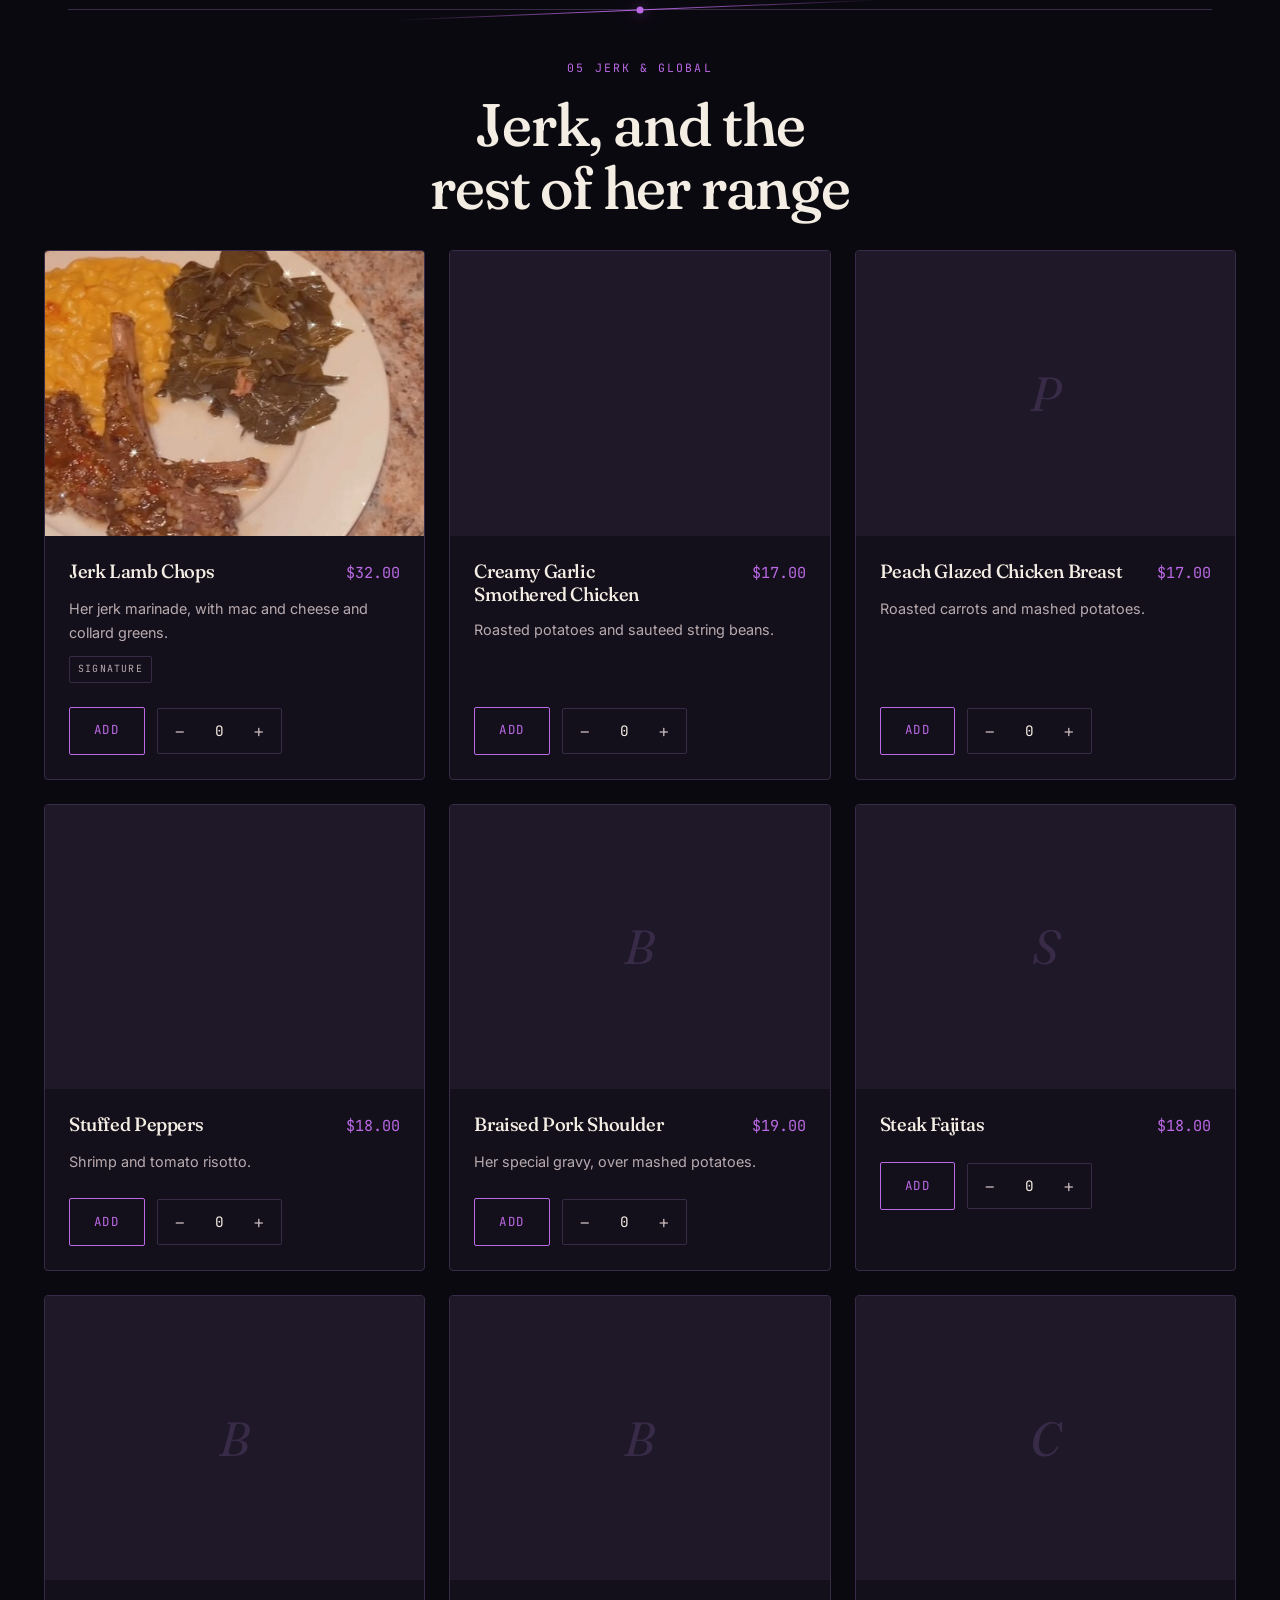
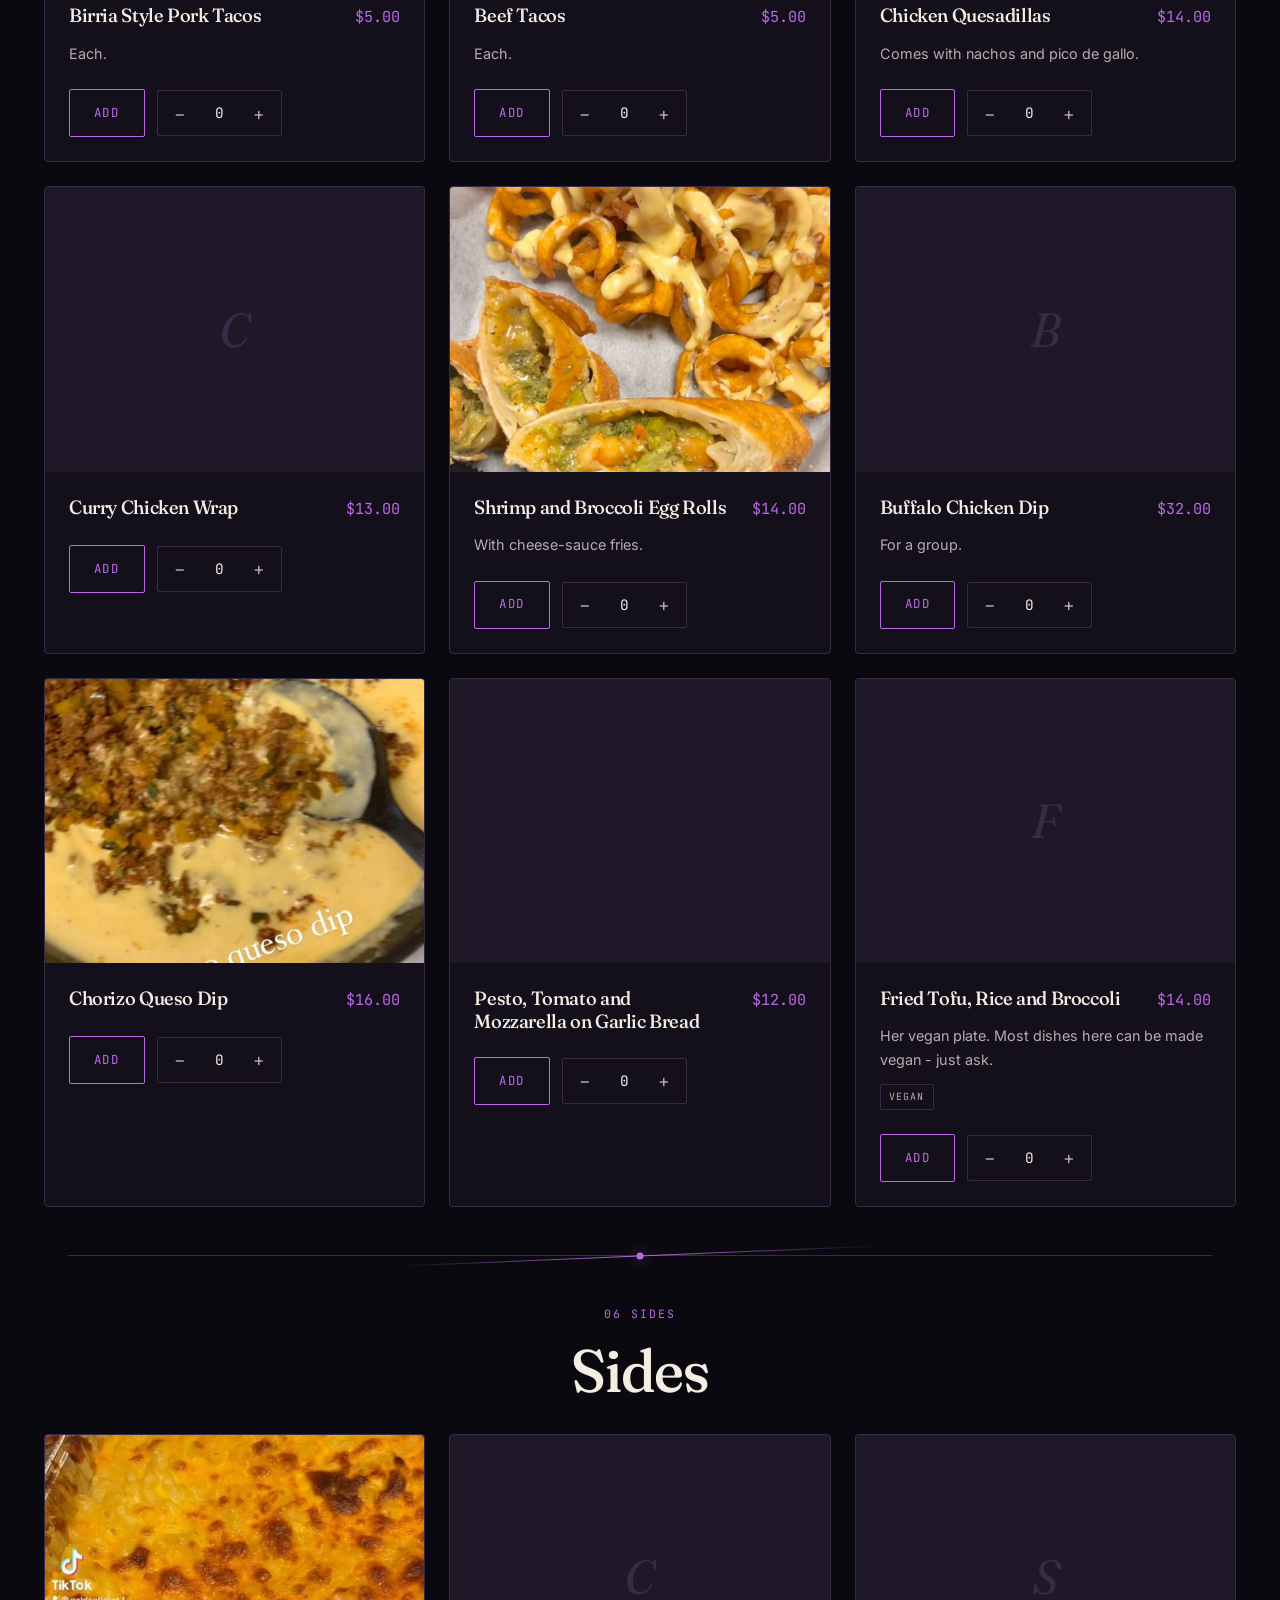
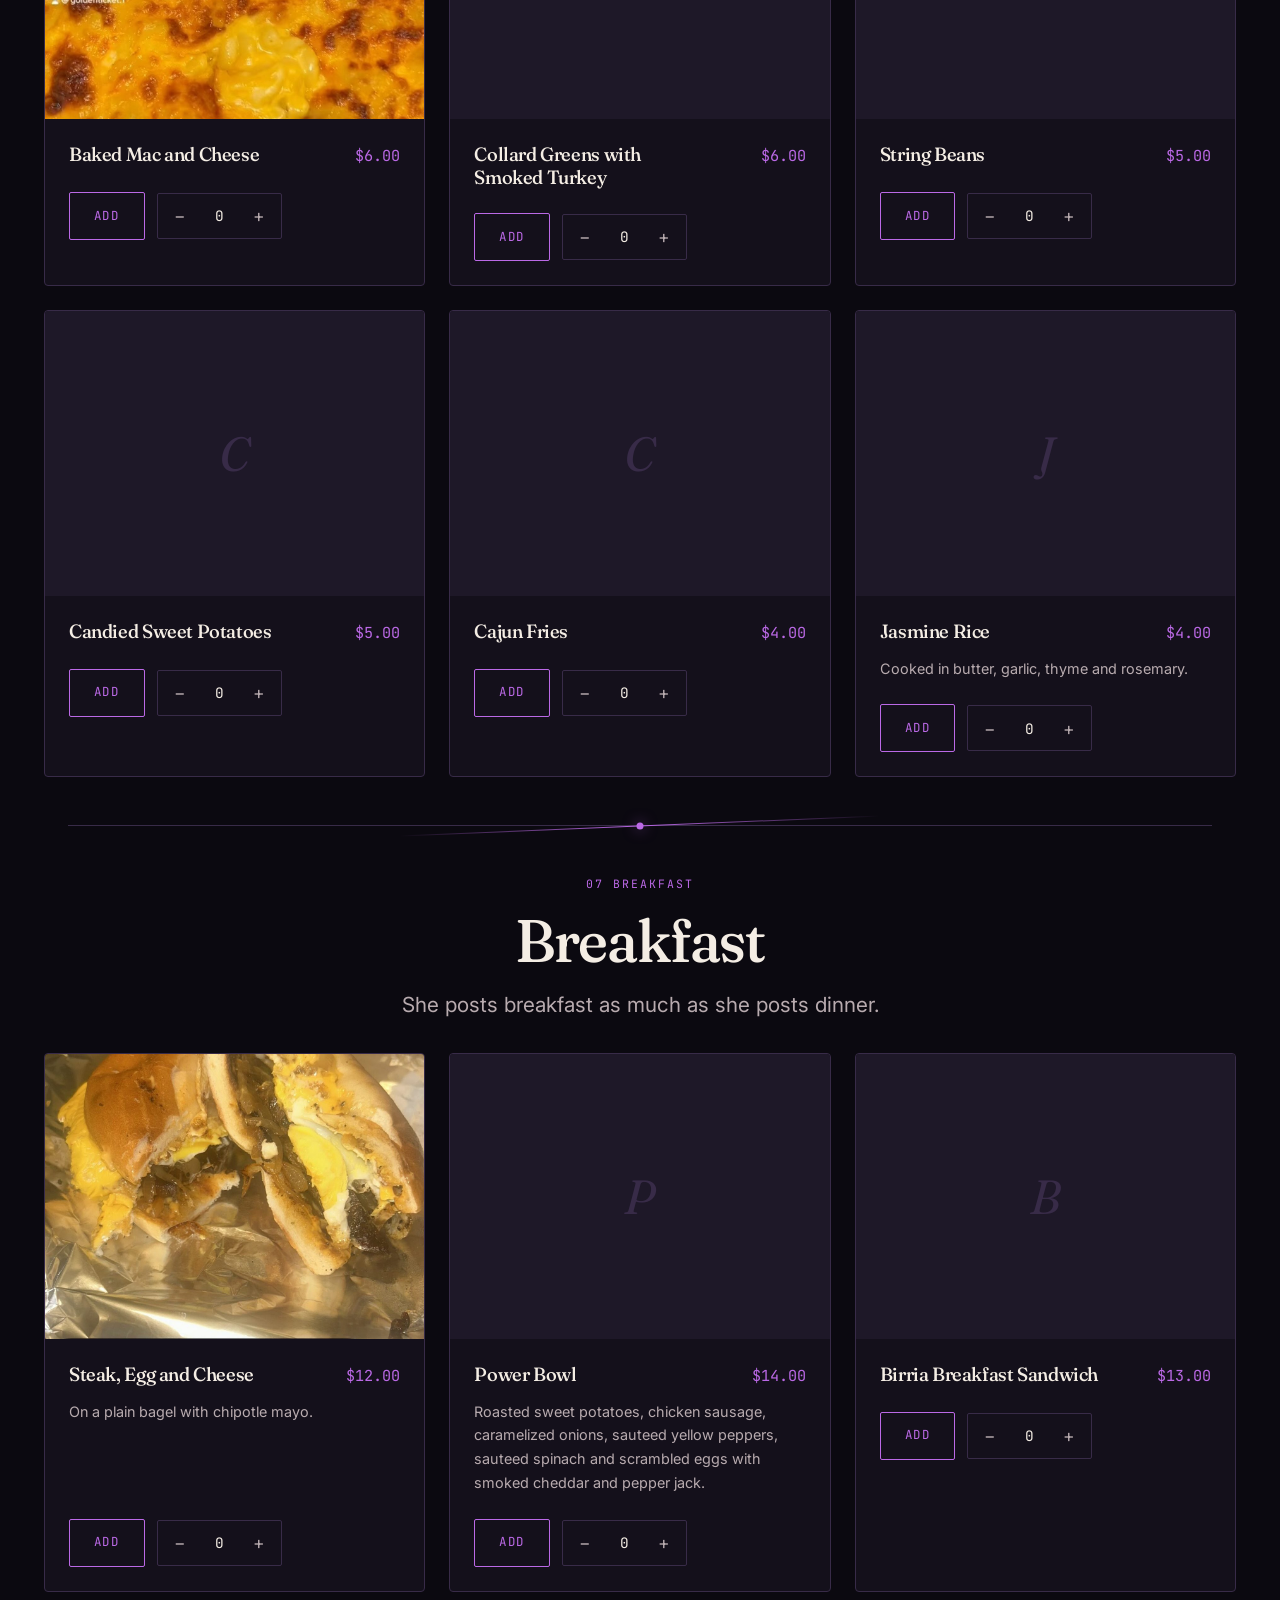
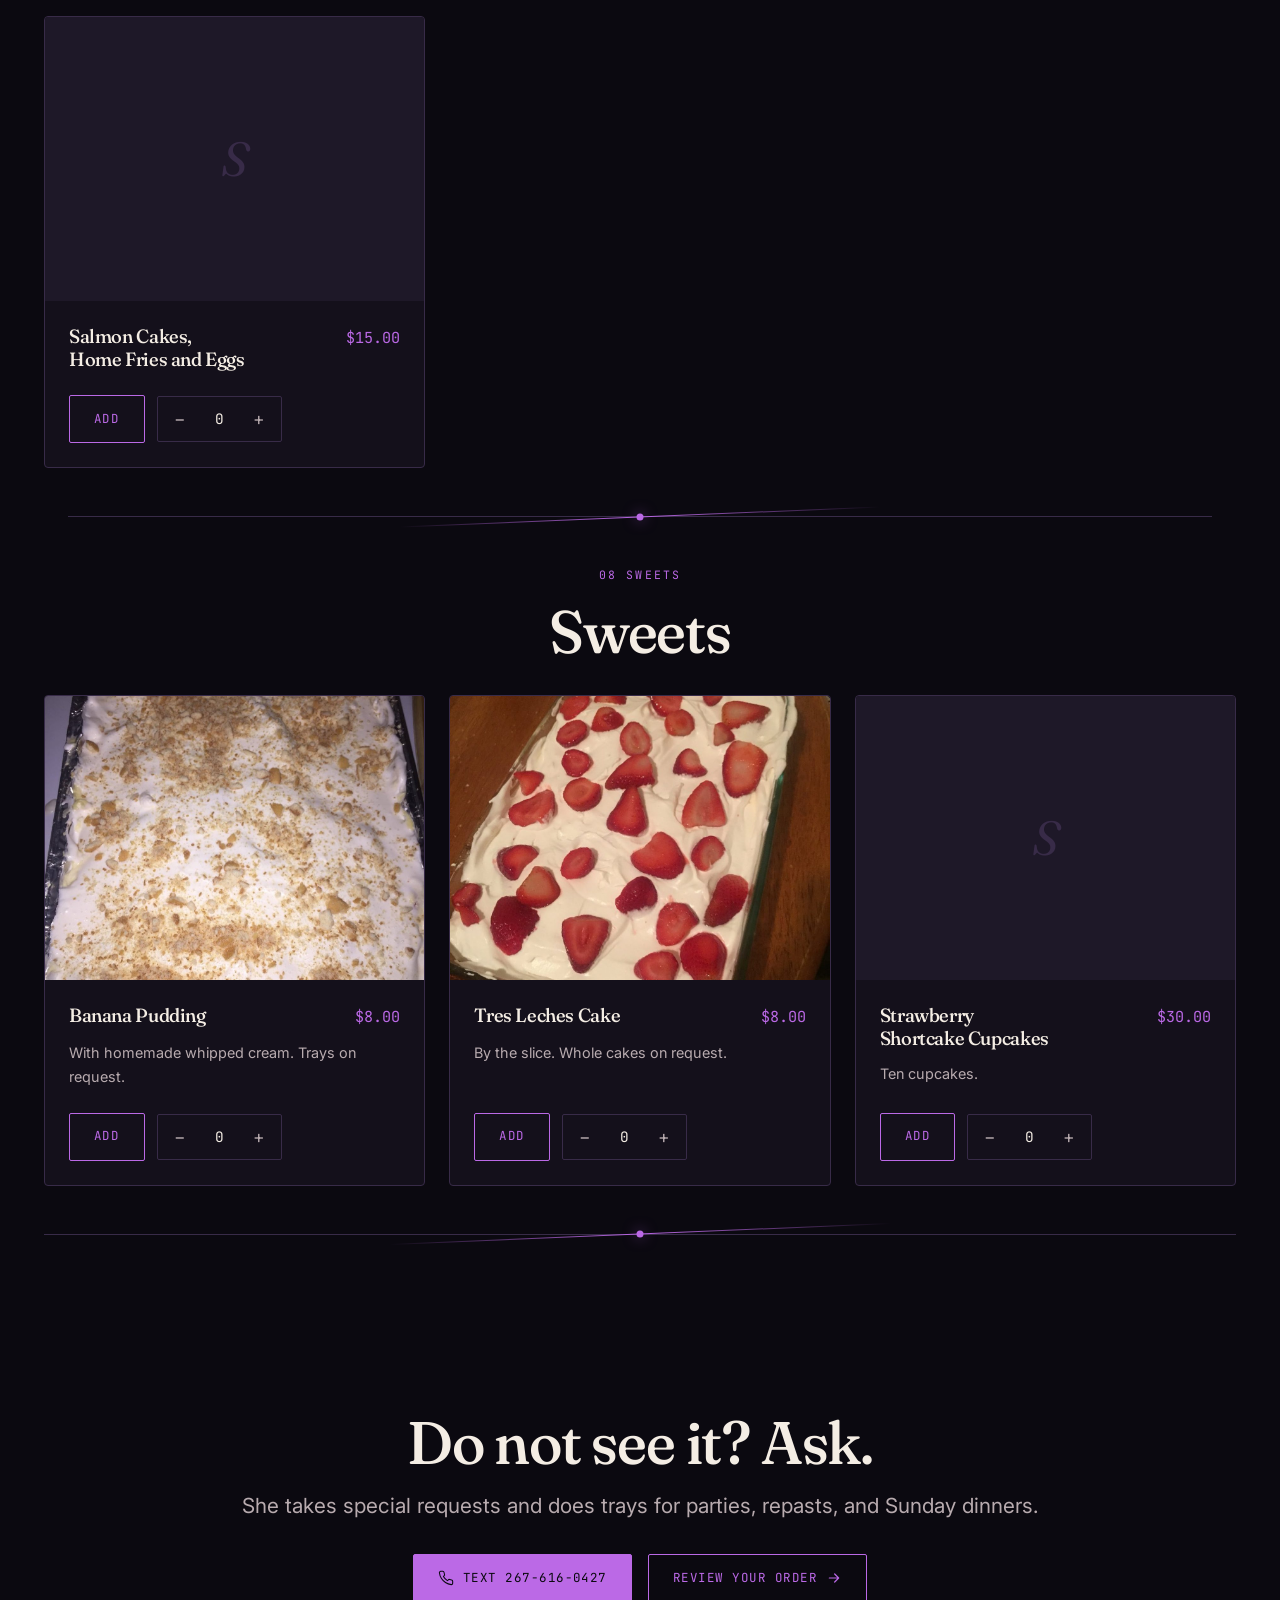
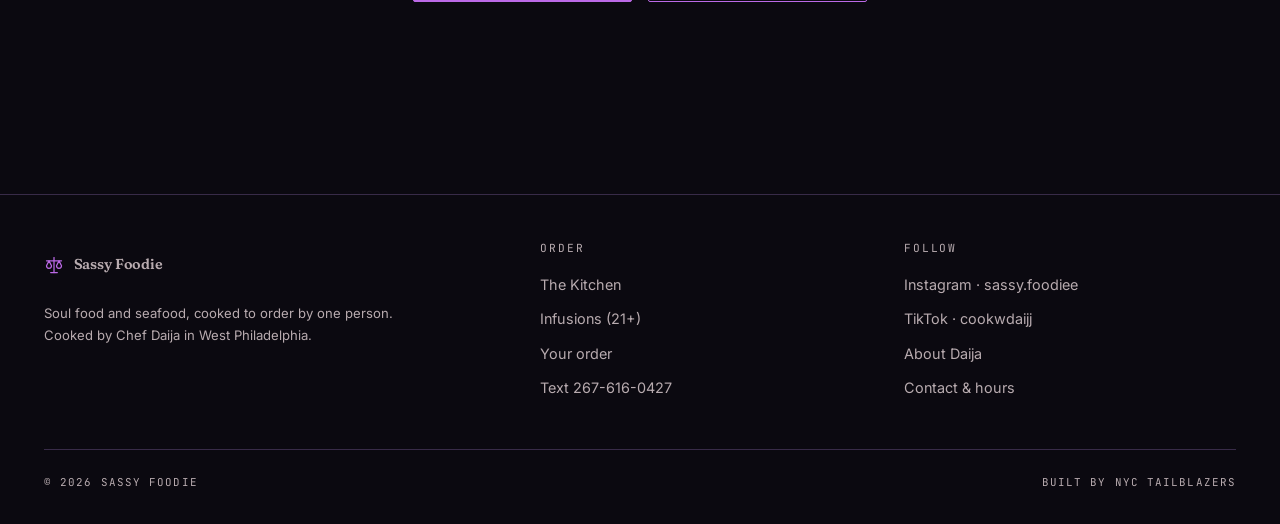
<file: menu.html>
<!doctype html>
<html lang="en">
<head>
<meta charset="utf-8">
<meta name="viewport" content="width=device-width, initial-scale=1">
<title>The Kitchen — Sassy Foodie</title>
<meta name="description" content="The Kitchen menu from Chef Daija in West Philadelphia. Build an order and text it straight to her.">
<meta name="theme-color" content="#0B0910">
<meta property="og:type" content="website">
<meta property="og:title" content="The Kitchen — Sassy Foodie">
<meta property="og:description" content="The Kitchen menu from Chef Daija in West Philadelphia. Build an order and text it straight to her.">
<meta property="og:site_name" content="Sassy Foodie">
<link rel="preconnect" href="https://fonts.googleapis.com">
<link rel="preconnect" href="https://fonts.gstatic.com" crossorigin>
<link href="https://fonts.googleapis.com/css2?family=Fraunces:ital,opsz,wght,SOFT,WONK@0,9..144,300..700,0..100,0..1;1,9..144,300..700,0..100,0..1&family=Inter:wght@300..700&family=JetBrains+Mono:wght@400;500&display=swap" rel="stylesheet">
<link rel="icon" href="./assets/favicon.svg" type="image/svg+xml">
<link rel="apple-touch-icon" href="./assets/favicon.svg">
<link rel="stylesheet" href="./src/css/site.css">


</head>
<body>
<a class="skip" href="#main">Skip to content</a>

<header class="nav">
  <div class="nav__in">
    <a class="brand" href="./index.html"><img class="brand__logo" src="./assets/logo-mark.svg" alt="" width="34" height="34"><span>Sassy Foodie</span></a>
    <nav aria-label="Main">
      <ul class="nav__links" id="nav-links">
        <li><a href="menu.html">The Kitchen</a></li>
        <li><a href="infusions.html">Infusions</a></li>
        <li><a href="gallery.html">Gallery</a></li>
        <li><a href="about.html">About</a></li>
        <li><a href="contact.html">Contact</a></li>
        <li><a class="btn btn--ghost" href="order.html">Order &middot; <span data-order-count>0</span></a></li>
      </ul>
    </nav>
    <button class="nav__sound" type="button" data-sound aria-pressed="false" aria-label="Turn the music on"><svg viewBox="0 0 24 24" fill="none" stroke="currentColor" stroke-width="1.6" stroke-linecap="round" stroke-linejoin="round" aria-hidden="true"><path d="M11 5 6 9H2v6h4l5 4z"/><path class="wave" d="M15.5 8.5a5 5 0 0 1 0 7"/><path class="wave wave--2" d="M18.5 5.5a9 9 0 0 1 0 13"/><path class="mute" d="M22 9l-6 6M16 9l6 6"/></svg></button>
    <button class="nav__toggle" type="button" aria-expanded="false" aria-controls="nav-links" aria-label="Open menu"><svg viewBox="0 0 24 24" fill="none" stroke="currentColor" stroke-width="1.6" stroke-linecap="round" aria-hidden="true"><path d="M4 7h16M4 12h16M4 17h16"/></svg></button>
  </div>
</header>

<main id="main">

  <section class="page-head">
    <div class="wrap">
      <div class="sec-head rv">
        <span class="label">The Kitchen</span>
        <h1>What she is cooking</h1>
        <p class="lede">Add what you want, then send it as one text. She confirms the time and the total, and you pay by Cash App. Seafood moves with the market &mdash; if crab is up that week, she will tell you before she cooks.</p>
      </div>
      
    <section class="menu-section">
      <div class="sec-head rv">
        <span class="label">01 The Platters</span>
        <h2>The platters</h2>
        <p class="lede">Her main business. Pre-order and a $15 deposit by Cash App holds it. She cooks it the day you want it.</p>
      </div>
      <div class="grid grid--3">
        
      <article class="dish rv">
        <img class="dish__img" src="assets/img/platter-soul-food.jpg" alt="Fried chicken, baked mac and cheese with a browned crust, collard greens and a toasted garlic butter roll in a black takeout tray" loading="lazy" decoding="async">
        <div class="dish__body">
          <div class="dish__top">
            <h3 class="dish__name">Soul Food Platter</h3>
            <span class="price">$25.00</span>
          </div>
          <p class="dish__desc">Wings, baked mac and cheese, collard greens with smoked turkey necks, candied yams, and garlic butter rolls.</p>
          <div class="dish__tags"><span class="pill ">SIGNATURE</span></div>
          <div class="dish__foot">
            <button class="btn btn--ghost" type="button"
                   data-add="platter-soul" data-name="Soul Food Platter"
                   data-price="25" data-menu="kitchen">Add</button>
                 <div class="qty" role="group" aria-label="Quantity for Soul Food Platter">
                   <button type="button" data-step="platter-soul" data-dir="-1" aria-label="One less Soul Food Platter">&minus;</button>
                   <output data-qty-for="platter-soul">0</output>
                   <button type="button" data-step="platter-soul" data-dir="1" aria-label="One more Soul Food Platter">+</button>
                 </div>
          </div>
        </div>
      </article>
      <article class="dish rv">
        <img class="dish__img" src="assets/img/platter-mac-greenbeans.jpg" alt="Fried chicken cutlet with baked mac and cheese and green beans on a white plate" loading="lazy" decoding="async">
        <div class="dish__body">
          <div class="dish__top">
            <h3 class="dish__name">Fried Cutlet Platter</h3>
            <span class="price">$20.00</span>
          </div>
          <p class="dish__desc">Fried chicken cutlet, baked mac and cheese and green beans.</p>
          
          <div class="dish__foot">
            <button class="btn btn--ghost" type="button"
                   data-add="platter-cutlet" data-name="Fried Cutlet Platter"
                   data-price="20" data-menu="kitchen">Add</button>
                 <div class="qty" role="group" aria-label="Quantity for Fried Cutlet Platter">
                   <button type="button" data-step="platter-cutlet" data-dir="-1" aria-label="One less Fried Cutlet Platter">&minus;</button>
                   <output data-qty-for="platter-cutlet">0</output>
                   <button type="button" data-step="platter-cutlet" data-dir="1" aria-label="One more Fried Cutlet Platter">+</button>
                 </div>
          </div>
        </div>
      </article>
      <article class="dish rv">
        <div class="dish__img--none" aria-hidden="true">T</div>
        <div class="dish__body">
          <div class="dish__top">
            <h3 class="dish__name">Turkey Wing Platter</h3>
            <span class="price">$22.00</span>
          </div>
          <p class="dish__desc">Smothered turkey wing with two of her sides.</p>
          
          <div class="dish__foot">
            <button class="btn btn--ghost" type="button"
                   data-add="turkey-wing" data-name="Turkey Wing Platter"
                   data-price="22" data-menu="kitchen">Add</button>
                 <div class="qty" role="group" aria-label="Quantity for Turkey Wing Platter">
                   <button type="button" data-step="turkey-wing" data-dir="-1" aria-label="One less Turkey Wing Platter">&minus;</button>
                   <output data-qty-for="turkey-wing">0</output>
                   <button type="button" data-step="turkey-wing" data-dir="1" aria-label="One more Turkey Wing Platter">+</button>
                 </div>
          </div>
        </div>
      </article>
      <article class="dish rv">
        <div class="dish__img--none" aria-hidden="true">S</div>
        <div class="dish__body">
          <div class="dish__top">
            <h3 class="dish__name">Sunday Plate</h3>
            <span class="price">$24.00</span>
          </div>
          <p class="dish__desc">Cornbread stuffing, glazed chicken in brown gravy, green beans with ham.</p>
          
          <div class="dish__foot">
            <button class="btn btn--ghost" type="button"
                   data-add="thanksgiving" data-name="Sunday Plate"
                   data-price="24" data-menu="kitchen">Add</button>
                 <div class="qty" role="group" aria-label="Quantity for Sunday Plate">
                   <button type="button" data-step="thanksgiving" data-dir="-1" aria-label="One less Sunday Plate">&minus;</button>
                   <output data-qty-for="thanksgiving">0</output>
                   <button type="button" data-step="thanksgiving" data-dir="1" aria-label="One more Sunday Plate">+</button>
                 </div>
          </div>
        </div>
      </article>
      <article class="dish rv">
        <img class="dish__img" src="assets/img/mac-catering-pan.jpg" alt="A full aluminum catering pan of baked macaroni and cheese with a browned top" loading="lazy" decoding="async">
        <div class="dish__body">
          <div class="dish__top">
            <h3 class="dish__name">Catering Tray</h3>
            <span class="price">$85.00</span>
          </div>
          <p class="dish__desc">A full pan of the baked mac and cheese, for repasts, parties and Sunday dinners. Other trays priced per dish.</p>
          <div class="dish__tags"><span class="pill ">CATERING</span></div>
          <div class="dish__foot">
            <button class="btn btn--ghost" type="button"
                   data-add="catering-tray" data-name="Catering Tray"
                   data-price="85" data-menu="kitchen">Add</button>
                 <div class="qty" role="group" aria-label="Quantity for Catering Tray">
                   <button type="button" data-step="catering-tray" data-dir="-1" aria-label="One less Catering Tray">&minus;</button>
                   <output data-qty-for="catering-tray">0</output>
                   <button type="button" data-step="catering-tray" data-dir="1" aria-label="One more Catering Tray">+</button>
                 </div>
          </div>
        </div>
      </article>
      </div>
    </section>
    <div class="wrap"><div class="beam"></div></div>

    <section class="menu-section">
      <div class="sec-head rv">
        <span class="label">02 Wings</span>
        <h2>Wings</h2>
        <p class="lede">Ten wings with a side of fries. Lemon pepper, sweet Thai chili, or garlic parm.</p>
      </div>
      <div class="grid grid--3">
        
      <article class="dish rv">
        <img class="dish__img" src="assets/img/garlic-parm-wings.jpg" alt="Golden garlic parmesan wings dusted with cheese and parsley in a foil tray" loading="lazy" decoding="async">
        <div class="dish__body">
          <div class="dish__top">
            <h3 class="dish__name">Wings &amp; Fries</h3>
            <span class="price">$10.00</span>
          </div>
          <p class="dish__desc">Ten wings with a side of fries. Pick your flavor.</p>
          <div class="dish__tags"><span class="pill ">HER PRICE</span></div>
          <div class="dish__foot">
            <button class="btn btn--ghost" type="button"
                   data-add="wings" data-name="Wings &amp; Fries"
                   data-price="10" data-menu="kitchen">Add</button>
                 <div class="qty" role="group" aria-label="Quantity for Wings &amp; Fries">
                   <button type="button" data-step="wings" data-dir="-1" aria-label="One less Wings &amp; Fries">&minus;</button>
                   <output data-qty-for="wings">0</output>
                   <button type="button" data-step="wings" data-dir="1" aria-label="One more Wings &amp; Fries">+</button>
                 </div>
          </div>
        </div>
      </article>
      <article class="dish rv">
        <img class="dish__img" src="assets/img/wings-sweet-chili.jpg" alt="Sweet Thai chili glazed wings with sesame seeds beside crinkle-cut fries in a takeout container" loading="lazy" decoding="async">
        <div class="dish__body">
          <div class="dish__top">
            <h3 class="dish__name">Sweet Thai Chili Wings</h3>
            <span class="price">$10.00</span>
          </div>
          <p class="dish__desc">Glazed and finished with sesame seeds, with fries.</p>
          <div class="dish__tags"><span class="pill pill--hot">SPICY</span></div>
          <div class="dish__foot">
            <button class="btn btn--ghost" type="button"
                   data-add="wings-thai" data-name="Sweet Thai Chili Wings"
                   data-price="10" data-menu="kitchen">Add</button>
                 <div class="qty" role="group" aria-label="Quantity for Sweet Thai Chili Wings">
                   <button type="button" data-step="wings-thai" data-dir="-1" aria-label="One less Sweet Thai Chili Wings">&minus;</button>
                   <output data-qty-for="wings-thai">0</output>
                   <button type="button" data-step="wings-thai" data-dir="1" aria-label="One more Sweet Thai Chili Wings">+</button>
                 </div>
          </div>
        </div>
      </article>
      <article class="dish rv">
        <div class="dish__img--none" aria-hidden="true">H</div>
        <div class="dish__body">
          <div class="dish__top">
            <h3 class="dish__name">Honey Garlic Buffalo Wings</h3>
            <span class="price">$12.00</span>
          </div>
          <p class="dish__desc">Her own blend of honey garlic and buffalo, with fries.</p>
          
          <div class="dish__foot">
            <button class="btn btn--ghost" type="button"
                   data-add="wings-honey-garlic" data-name="Honey Garlic Buffalo Wings"
                   data-price="12" data-menu="kitchen">Add</button>
                 <div class="qty" role="group" aria-label="Quantity for Honey Garlic Buffalo Wings">
                   <button type="button" data-step="wings-honey-garlic" data-dir="-1" aria-label="One less Honey Garlic Buffalo Wings">&minus;</button>
                   <output data-qty-for="wings-honey-garlic">0</output>
                   <button type="button" data-step="wings-honey-garlic" data-dir="1" aria-label="One more Honey Garlic Buffalo Wings">+</button>
                 </div>
          </div>
        </div>
      </article>
      </div>
    </section>
    <div class="wrap"><div class="beam"></div></div>

    <section class="menu-section">
      <div class="sec-head rv">
        <span class="label">03 Seafood</span>
        <h2>Seafood</h2>
        <p class="lede">Market prices move. If crab is up, she will tell you when you text.</p>
      </div>
      <div class="grid grid--3">
        
      <article class="dish rv">
        <img class="dish__img" src="assets/img/seafood-boil.jpg" alt="Snow crab clusters, shrimp, corn on the cob and red potatoes seasoned red in a foil tray" loading="lazy" decoding="async">
        <div class="dish__body">
          <div class="dish__top">
            <h3 class="dish__name">Seafood Boil</h3>
            <span class="price">$45.00</span>
          </div>
          <p class="dish__desc">Snow crab clusters, shrimp, corn on the cob, red potatoes and sliced sausage in her seasoned butter.</p>
          <div class="dish__tags"><span class="pill ">MARKET PRICE</span></div>
          <div class="dish__foot">
            <button class="btn btn--ghost" type="button"
                   data-add="seafood-boil" data-name="Seafood Boil"
                   data-price="45" data-menu="kitchen">Add</button>
                 <div class="qty" role="group" aria-label="Quantity for Seafood Boil">
                   <button type="button" data-step="seafood-boil" data-dir="-1" aria-label="One less Seafood Boil">&minus;</button>
                   <output data-qty-for="seafood-boil">0</output>
                   <button type="button" data-step="seafood-boil" data-dir="1" aria-label="One more Seafood Boil">+</button>
                 </div>
          </div>
        </div>
      </article>
      <article class="dish rv">
        <img class="dish__img" src="assets/img/surf-and-turf.jpg" alt="Steak with a split grilled lobster tail, grilled shrimp and stuffed mushroom caps" loading="lazy" decoding="async">
        <div class="dish__body">
          <div class="dish__top">
            <h3 class="dish__name">Surf and Turf</h3>
            <span class="price">$55.00</span>
          </div>
          <p class="dish__desc">Steak, split grilled lobster tail, grilled shrimp, stuffed mushroom caps and green beans.</p>
          <div class="dish__tags"><span class="pill ">SPECIAL</span></div>
          <div class="dish__foot">
            <button class="btn btn--ghost" type="button"
                   data-add="surf-turf" data-name="Surf and Turf"
                   data-price="55" data-menu="kitchen">Add</button>
                 <div class="qty" role="group" aria-label="Quantity for Surf and Turf">
                   <button type="button" data-step="surf-turf" data-dir="-1" aria-label="One less Surf and Turf">&minus;</button>
                   <output data-qty-for="surf-turf">0</output>
                   <button type="button" data-step="surf-turf" data-dir="1" aria-label="One more Surf and Turf">+</button>
                 </div>
          </div>
        </div>
      </article>
      <article class="dish rv">
        <img class="dish__img" src="assets/img/lobster-grits.jpg" alt="A split grilled lobster tail over grits with peppers, collard greens and grilled bread" loading="lazy" decoding="async">
        <div class="dish__body">
          <div class="dish__top">
            <h3 class="dish__name">Lobster Tail over Grits</h3>
            <span class="price">$38.00</span>
          </div>
          <p class="dish__desc">Peppers and onions, grilled bread and collard greens.</p>
          
          <div class="dish__foot">
            <button class="btn btn--ghost" type="button"
                   data-add="lobster-grits" data-name="Lobster Tail over Grits"
                   data-price="38" data-menu="kitchen">Add</button>
                 <div class="qty" role="group" aria-label="Quantity for Lobster Tail over Grits">
                   <button type="button" data-step="lobster-grits" data-dir="-1" aria-label="One less Lobster Tail over Grits">&minus;</button>
                   <output data-qty-for="lobster-grits">0</output>
                   <button type="button" data-step="lobster-grits" data-dir="1" aria-label="One more Lobster Tail over Grits">+</button>
                 </div>
          </div>
        </div>
      </article>
      <article class="dish rv">
        <img class="dish__img" src="assets/img/shrimp-risotto.jpg" alt="A stuffed steak topped with shrimp sitting on creamy risotto" loading="lazy" decoding="async">
        <div class="dish__body">
          <div class="dish__top">
            <h3 class="dish__name">Stuffed Steak with Shrimp</h3>
            <span class="price">$34.00</span>
          </div>
          <p class="dish__desc">Over tomato risotto.</p>
          
          <div class="dish__foot">
            <button class="btn btn--ghost" type="button"
                   data-add="steak-shrimp-risotto" data-name="Stuffed Steak with Shrimp"
                   data-price="34" data-menu="kitchen">Add</button>
                 <div class="qty" role="group" aria-label="Quantity for Stuffed Steak with Shrimp">
                   <button type="button" data-step="steak-shrimp-risotto" data-dir="-1" aria-label="One less Stuffed Steak with Shrimp">&minus;</button>
                   <output data-qty-for="steak-shrimp-risotto">0</output>
                   <button type="button" data-step="steak-shrimp-risotto" data-dir="1" aria-label="One more Stuffed Steak with Shrimp">+</button>
                 </div>
          </div>
        </div>
      </article>
      <article class="dish rv">
        <img class="dish__img" src="assets/img/taiwanese-shrimp.jpg" alt="Glazed shrimp with sliced onions and scallions in a dark sauce" loading="lazy" decoding="async">
        <div class="dish__body">
          <div class="dish__top">
            <h3 class="dish__name">Taiwanese Shrimp over White Rice</h3>
            <span class="price">$25.00</span>
          </div>
          <p class="dish__desc">Shrimp with onions and scallions in a sweet glaze.</p>
          
          <div class="dish__foot">
            <button class="btn btn--ghost" type="button"
                   data-add="taiwanese-shrimp" data-name="Taiwanese Shrimp over White Rice"
                   data-price="25" data-menu="kitchen">Add</button>
                 <div class="qty" role="group" aria-label="Quantity for Taiwanese Shrimp over White Rice">
                   <button type="button" data-step="taiwanese-shrimp" data-dir="-1" aria-label="One less Taiwanese Shrimp over White Rice">&minus;</button>
                   <output data-qty-for="taiwanese-shrimp">0</output>
                   <button type="button" data-step="taiwanese-shrimp" data-dir="1" aria-label="One more Taiwanese Shrimp over White Rice">+</button>
                 </div>
          </div>
        </div>
      </article>
      <article class="dish rv">
        <div class="dish__img--none" aria-hidden="true">S</div>
        <div class="dish__body">
          <div class="dish__top">
            <h3 class="dish__name">Shrimp Scampi with Garlic Bread</h3>
            <span class="price">$22.00</span>
          </div>
          <p class="dish__desc">Garlic, butter, white wine.</p>
          
          <div class="dish__foot">
            <button class="btn btn--ghost" type="button"
                   data-add="shrimp-scampi" data-name="Shrimp Scampi with Garlic Bread"
                   data-price="22" data-menu="kitchen">Add</button>
                 <div class="qty" role="group" aria-label="Quantity for Shrimp Scampi with Garlic Bread">
                   <button type="button" data-step="shrimp-scampi" data-dir="-1" aria-label="One less Shrimp Scampi with Garlic Bread">&minus;</button>
                   <output data-qty-for="shrimp-scampi">0</output>
                   <button type="button" data-step="shrimp-scampi" data-dir="1" aria-label="One more Shrimp Scampi with Garlic Bread">+</button>
                 </div>
          </div>
        </div>
      </article>
      <article class="dish rv">
        <img class="dish__img" src="assets/img/seafood-lasagna.jpg" alt="Baked seafood lasagna with a browned cheese top in a foil tray" loading="lazy" decoding="async">
        <div class="dish__body">
          <div class="dish__top">
            <h3 class="dish__name">Seafood Lasagna</h3>
            <span class="price">$22.00</span>
          </div>
          <p class="dish__desc">The one her customers text her about the next day.</p>
          <div class="dish__tags"><span class="pill ">ASK ABOUT TRAYS</span></div>
          <div class="dish__foot">
            <button class="btn btn--ghost" type="button"
                   data-add="seafood-lasagna" data-name="Seafood Lasagna"
                   data-price="22" data-menu="kitchen">Add</button>
                 <div class="qty" role="group" aria-label="Quantity for Seafood Lasagna">
                   <button type="button" data-step="seafood-lasagna" data-dir="-1" aria-label="One less Seafood Lasagna">&minus;</button>
                   <output data-qty-for="seafood-lasagna">0</output>
                   <button type="button" data-step="seafood-lasagna" data-dir="1" aria-label="One more Seafood Lasagna">+</button>
                 </div>
          </div>
        </div>
      </article>
      <article class="dish rv">
        <img class="dish__img" src="assets/img/seafood-mac.jpg" alt="A large tray of baked macaroni and cheese packed with shrimp" loading="lazy" decoding="async">
        <div class="dish__body">
          <div class="dish__top">
            <h3 class="dish__name">Seafood Mac</h3>
            <span class="price">$20.00</span>
          </div>
          <p class="dish__desc">Her baked mac, loaded with shrimp.</p>
          
          <div class="dish__foot">
            <button class="btn btn--ghost" type="button"
                   data-add="seafood-mac" data-name="Seafood Mac"
                   data-price="20" data-menu="kitchen">Add</button>
                 <div class="qty" role="group" aria-label="Quantity for Seafood Mac">
                   <button type="button" data-step="seafood-mac" data-dir="-1" aria-label="One less Seafood Mac">&minus;</button>
                   <output data-qty-for="seafood-mac">0</output>
                   <button type="button" data-step="seafood-mac" data-dir="1" aria-label="One more Seafood Mac">+</button>
                 </div>
          </div>
        </div>
      </article>
      <article class="dish rv">
        <img class="dish__img" src="assets/img/salmon-honey-lemon-pepper.jpg" alt="A seared salmon fillet glazed golden in a pan" loading="lazy" decoding="async">
        <div class="dish__body">
          <div class="dish__top">
            <h3 class="dish__name">Honey Lemon Pepper Salmon</h3>
            <span class="price">$20.00</span>
          </div>
          <p class="dish__desc">Comes with two sides.</p>
          
          <div class="dish__foot">
            <button class="btn btn--ghost" type="button"
                   data-add="salmon-hlp" data-name="Honey Lemon Pepper Salmon"
                   data-price="20" data-menu="kitchen">Add</button>
                 <div class="qty" role="group" aria-label="Quantity for Honey Lemon Pepper Salmon">
                   <button type="button" data-step="salmon-hlp" data-dir="-1" aria-label="One less Honey Lemon Pepper Salmon">&minus;</button>
                   <output data-qty-for="salmon-hlp">0</output>
                   <button type="button" data-step="salmon-hlp" data-dir="1" aria-label="One more Honey Lemon Pepper Salmon">+</button>
                 </div>
          </div>
        </div>
      </article>
      <article class="dish rv">
        <div class="dish__img--none" aria-hidden="true">S</div>
        <div class="dish__body">
          <div class="dish__top">
            <h3 class="dish__name">Spicy Honey Garlic Salmon</h3>
            <span class="price">$18.00</span>
          </div>
          <p class="dish__desc">Entree. Add sides separately.</p>
          
          <div class="dish__foot">
            <button class="btn btn--ghost" type="button"
                   data-add="salmon-shg" data-name="Spicy Honey Garlic Salmon"
                   data-price="18" data-menu="kitchen">Add</button>
                 <div class="qty" role="group" aria-label="Quantity for Spicy Honey Garlic Salmon">
                   <button type="button" data-step="salmon-shg" data-dir="-1" aria-label="One less Spicy Honey Garlic Salmon">&minus;</button>
                   <output data-qty-for="salmon-shg">0</output>
                   <button type="button" data-step="salmon-shg" data-dir="1" aria-label="One more Spicy Honey Garlic Salmon">+</button>
                 </div>
          </div>
        </div>
      </article>
      <article class="dish rv">
        <div class="dish__img--none" aria-hidden="true">S</div>
        <div class="dish__body">
          <div class="dish__top">
            <h3 class="dish__name">Shrimp Alfredo with Garlic Bread</h3>
            <span class="price">$18.00</span>
          </div>
          
          
          <div class="dish__foot">
            <button class="btn btn--ghost" type="button"
                   data-add="shrimp-alfredo" data-name="Shrimp Alfredo with Garlic Bread"
                   data-price="18" data-menu="kitchen">Add</button>
                 <div class="qty" role="group" aria-label="Quantity for Shrimp Alfredo with Garlic Bread">
                   <button type="button" data-step="shrimp-alfredo" data-dir="-1" aria-label="One less Shrimp Alfredo with Garlic Bread">&minus;</button>
                   <output data-qty-for="shrimp-alfredo">0</output>
                   <button type="button" data-step="shrimp-alfredo" data-dir="1" aria-label="One more Shrimp Alfredo with Garlic Bread">+</button>
                 </div>
          </div>
        </div>
      </article>
      <article class="dish rv">
        <div class="dish__img--none" aria-hidden="true">S</div>
        <div class="dish__body">
          <div class="dish__top">
            <h3 class="dish__name">Salmon Buffalo Dip</h3>
            <span class="price">$18.00</span>
          </div>
          <p class="dish__desc">For a group.</p>
          
          <div class="dish__foot">
            <button class="btn btn--ghost" type="button"
                   data-add="salmon-buffalo-dip" data-name="Salmon Buffalo Dip"
                   data-price="18" data-menu="kitchen">Add</button>
                 <div class="qty" role="group" aria-label="Quantity for Salmon Buffalo Dip">
                   <button type="button" data-step="salmon-buffalo-dip" data-dir="-1" aria-label="One less Salmon Buffalo Dip">&minus;</button>
                   <output data-qty-for="salmon-buffalo-dip">0</output>
                   <button type="button" data-step="salmon-buffalo-dip" data-dir="1" aria-label="One more Salmon Buffalo Dip">+</button>
                 </div>
          </div>
        </div>
      </article>
      <article class="dish rv">
        <div class="dish__img--none" aria-hidden="true">S</div>
        <div class="dish__body">
          <div class="dish__top">
            <h3 class="dish__name">Seafood Salad</h3>
            <span class="price">$8.00</span>
          </div>
          <p class="dish__desc">Real crab meat and shrimp.</p>
          
          <div class="dish__foot">
            <button class="btn btn--ghost" type="button"
                   data-add="seafood-salad" data-name="Seafood Salad"
                   data-price="8" data-menu="kitchen">Add</button>
                 <div class="qty" role="group" aria-label="Quantity for Seafood Salad">
                   <button type="button" data-step="seafood-salad" data-dir="-1" aria-label="One less Seafood Salad">&minus;</button>
                   <output data-qty-for="seafood-salad">0</output>
                   <button type="button" data-step="seafood-salad" data-dir="1" aria-label="One more Seafood Salad">+</button>
                 </div>
          </div>
        </div>
      </article>
      </div>
    </section>
    <div class="wrap"><div class="beam"></div></div>

    <section class="menu-section">
      <div class="sec-head rv">
        <span class="label">04 Japanese &amp; Asian</span>
        <h2>Japanese, and the blends that are hers</h2>
        <p class="lede">This is where three schools and two cities show up. She builds her own marinades - the miso chicken alone runs miso paste, honey, ginger, garlic, green onion, fish sauce, anchovy sauce and soy.</p>
      </div>
      <div class="grid grid--3">
        
      <article class="dish rv">
        <img class="dish__img" src="assets/img/miso-glazed-chicken.jpg" alt="Glazed chicken with broccoli and rice on a white plate" loading="lazy" decoding="async">
        <div class="dish__body">
          <div class="dish__top">
            <h3 class="dish__name">Miso Glazed Chicken</h3>
            <span class="price">$18.00</span>
          </div>
          <p class="dish__desc">Miso, honey, ginger, garlic, green onion, fish sauce and soy. Jasmine rice cooked in butter, garlic, thyme and rosemary, and roasted broccoli.</p>
          <div class="dish__tags"><span class="pill ">HER BLEND</span></div>
          <div class="dish__foot">
            <button class="btn btn--ghost" type="button"
                   data-add="miso-chicken" data-name="Miso Glazed Chicken"
                   data-price="18" data-menu="kitchen">Add</button>
                 <div class="qty" role="group" aria-label="Quantity for Miso Glazed Chicken">
                   <button type="button" data-step="miso-chicken" data-dir="-1" aria-label="One less Miso Glazed Chicken">&minus;</button>
                   <output data-qty-for="miso-chicken">0</output>
                   <button type="button" data-step="miso-chicken" data-dir="1" aria-label="One more Miso Glazed Chicken">+</button>
                 </div>
          </div>
        </div>
      </article>
      <article class="dish rv">
        <div class="dish__img--none" aria-hidden="true">G</div>
        <div class="dish__body">
          <div class="dish__top">
            <h3 class="dish__name">Gochujang Honey Salmon</h3>
            <span class="price">$19.00</span>
          </div>
          <p class="dish__desc">With mashed potatoes.</p>
          
          <div class="dish__foot">
            <button class="btn btn--ghost" type="button"
                   data-add="gochujang-salmon" data-name="Gochujang Honey Salmon"
                   data-price="19" data-menu="kitchen">Add</button>
                 <div class="qty" role="group" aria-label="Quantity for Gochujang Honey Salmon">
                   <button type="button" data-step="gochujang-salmon" data-dir="-1" aria-label="One less Gochujang Honey Salmon">&minus;</button>
                   <output data-qty-for="gochujang-salmon">0</output>
                   <button type="button" data-step="gochujang-salmon" data-dir="1" aria-label="One more Gochujang Honey Salmon">+</button>
                 </div>
          </div>
        </div>
      </article>
      <article class="dish rv">
        <div class="dish__img--none" aria-hidden="true">C</div>
        <div class="dish__body">
          <div class="dish__top">
            <h3 class="dish__name">Chicken Katsu</h3>
            <span class="price">$17.00</span>
          </div>
          <p class="dish__desc">Panko crusted, fried to order.</p>
          
          <div class="dish__foot">
            <button class="btn btn--ghost" type="button"
                   data-add="chicken-katsu" data-name="Chicken Katsu"
                   data-price="17" data-menu="kitchen">Add</button>
                 <div class="qty" role="group" aria-label="Quantity for Chicken Katsu">
                   <button type="button" data-step="chicken-katsu" data-dir="-1" aria-label="One less Chicken Katsu">&minus;</button>
                   <output data-qty-for="chicken-katsu">0</output>
                   <button type="button" data-step="chicken-katsu" data-dir="1" aria-label="One more Chicken Katsu">+</button>
                 </div>
          </div>
        </div>
      </article>
      <article class="dish rv">
        <div class="dish__img--none" aria-hidden="true">H</div>
        <div class="dish__body">
          <div class="dish__top">
            <h3 class="dish__name">Hibachi Steak</h3>
            <span class="price">$22.00</span>
          </div>
          <p class="dish__desc">Cooked hard and fast, with fried rice.</p>
          
          <div class="dish__foot">
            <button class="btn btn--ghost" type="button"
                   data-add="hibachi-steak" data-name="Hibachi Steak"
                   data-price="22" data-menu="kitchen">Add</button>
                 <div class="qty" role="group" aria-label="Quantity for Hibachi Steak">
                   <button type="button" data-step="hibachi-steak" data-dir="-1" aria-label="One less Hibachi Steak">&minus;</button>
                   <output data-qty-for="hibachi-steak">0</output>
                   <button type="button" data-step="hibachi-steak" data-dir="1" aria-label="One more Hibachi Steak">+</button>
                 </div>
          </div>
        </div>
      </article>
      <article class="dish rv">
        <div class="dish__img--none" aria-hidden="true">M</div>
        <div class="dish__body">
          <div class="dish__top">
            <h3 class="dish__name">Mongolian Beef</h3>
            <span class="price">$19.00</span>
          </div>
          <p class="dish__desc">Scallions, brown sauce, over rice.</p>
          
          <div class="dish__foot">
            <button class="btn btn--ghost" type="button"
                   data-add="mongolian-beef" data-name="Mongolian Beef"
                   data-price="19" data-menu="kitchen">Add</button>
                 <div class="qty" role="group" aria-label="Quantity for Mongolian Beef">
                   <button type="button" data-step="mongolian-beef" data-dir="-1" aria-label="One less Mongolian Beef">&minus;</button>
                   <output data-qty-for="mongolian-beef">0</output>
                   <button type="button" data-step="mongolian-beef" data-dir="1" aria-label="One more Mongolian Beef">+</button>
                 </div>
          </div>
        </div>
      </article>
      <article class="dish rv">
        <img class="dish__img" src="assets/img/steak-noodles.jpg" alt="Noodles in brown sauce with sliced steak and peppers on a red plate" loading="lazy" decoding="async">
        <div class="dish__body">
          <div class="dish__top">
            <h3 class="dish__name">Steak and Noodles in Brown Sauce</h3>
            <span class="price">$18.00</span>
          </div>
          
          
          <div class="dish__foot">
            <button class="btn btn--ghost" type="button"
                   data-add="steak-noodles" data-name="Steak and Noodles in Brown Sauce"
                   data-price="18" data-menu="kitchen">Add</button>
                 <div class="qty" role="group" aria-label="Quantity for Steak and Noodles in Brown Sauce">
                   <button type="button" data-step="steak-noodles" data-dir="-1" aria-label="One less Steak and Noodles in Brown Sauce">&minus;</button>
                   <output data-qty-for="steak-noodles">0</output>
                   <button type="button" data-step="steak-noodles" data-dir="1" aria-label="One more Steak and Noodles in Brown Sauce">+</button>
                 </div>
          </div>
        </div>
      </article>
      <article class="dish rv">
        <div class="dish__img--none" aria-hidden="true">B</div>
        <div class="dish__body">
          <div class="dish__top">
            <h3 class="dish__name">Beef Stir Fry</h3>
            <span class="price">$17.00</span>
          </div>
          <p class="dish__desc">Peppers, onions, her sauce.</p>
          
          <div class="dish__foot">
            <button class="btn btn--ghost" type="button"
                   data-add="beef-stir-fry" data-name="Beef Stir Fry"
                   data-price="17" data-menu="kitchen">Add</button>
                 <div class="qty" role="group" aria-label="Quantity for Beef Stir Fry">
                   <button type="button" data-step="beef-stir-fry" data-dir="-1" aria-label="One less Beef Stir Fry">&minus;</button>
                   <output data-qty-for="beef-stir-fry">0</output>
                   <button type="button" data-step="beef-stir-fry" data-dir="1" aria-label="One more Beef Stir Fry">+</button>
                 </div>
          </div>
        </div>
      </article>
      <article class="dish rv">
        <div class="dish__img--none" aria-hidden="true">K</div>
        <div class="dish__body">
          <div class="dish__top">
            <h3 class="dish__name">Korean Corn Cheese Dip</h3>
            <span class="price">$14.00</span>
          </div>
          <p class="dish__desc">For a group.</p>
          
          <div class="dish__foot">
            <button class="btn btn--ghost" type="button"
                   data-add="korean-corn-dip" data-name="Korean Corn Cheese Dip"
                   data-price="14" data-menu="kitchen">Add</button>
                 <div class="qty" role="group" aria-label="Quantity for Korean Corn Cheese Dip">
                   <button type="button" data-step="korean-corn-dip" data-dir="-1" aria-label="One less Korean Corn Cheese Dip">&minus;</button>
                   <output data-qty-for="korean-corn-dip">0</output>
                   <button type="button" data-step="korean-corn-dip" data-dir="1" aria-label="One more Korean Corn Cheese Dip">+</button>
                 </div>
          </div>
        </div>
      </article>
      <article class="dish rv">
        <div class="dish__img--none" aria-hidden="true">L</div>
        <div class="dish__body">
          <div class="dish__top">
            <h3 class="dish__name">Lettuce Wraps</h3>
            <span class="price">$14.00</span>
          </div>
          
          
          <div class="dish__foot">
            <button class="btn btn--ghost" type="button"
                   data-add="lettuce-wraps" data-name="Lettuce Wraps"
                   data-price="14" data-menu="kitchen">Add</button>
                 <div class="qty" role="group" aria-label="Quantity for Lettuce Wraps">
                   <button type="button" data-step="lettuce-wraps" data-dir="-1" aria-label="One less Lettuce Wraps">&minus;</button>
                   <output data-qty-for="lettuce-wraps">0</output>
                   <button type="button" data-step="lettuce-wraps" data-dir="1" aria-label="One more Lettuce Wraps">+</button>
                 </div>
          </div>
        </div>
      </article>
      <article class="dish rv">
        <div class="dish__img--none" aria-hidden="true">E</div>
        <div class="dish__body">
          <div class="dish__top">
            <h3 class="dish__name">Elote Wontons</h3>
            <span class="price">$12.00</span>
          </div>
          <p class="dish__desc">Street corn in a wonton. Her idea.</p>
          <div class="dish__tags"><span class="pill ">HER BLEND</span></div>
          <div class="dish__foot">
            <button class="btn btn--ghost" type="button"
                   data-add="elote-wontons" data-name="Elote Wontons"
                   data-price="12" data-menu="kitchen">Add</button>
                 <div class="qty" role="group" aria-label="Quantity for Elote Wontons">
                   <button type="button" data-step="elote-wontons" data-dir="-1" aria-label="One less Elote Wontons">&minus;</button>
                   <output data-qty-for="elote-wontons">0</output>
                   <button type="button" data-step="elote-wontons" data-dir="1" aria-label="One more Elote Wontons">+</button>
                 </div>
          </div>
        </div>
      </article>
      </div>
    </section>
    <div class="wrap"><div class="beam"></div></div>

    <section class="menu-section">
      <div class="sec-head rv">
        <span class="label">05 Jerk &amp; Global</span>
        <h2>Jerk, and the rest of her range</h2>
        
      </div>
      <div class="grid grid--3">
        
      <article class="dish rv">
        <img class="dish__img" src="assets/img/lamb-chops.jpg" alt="Grilled jerk lamb chops beside collard greens and macaroni on a white plate" loading="lazy" decoding="async">
        <div class="dish__body">
          <div class="dish__top">
            <h3 class="dish__name">Jerk Lamb Chops</h3>
            <span class="price">$32.00</span>
          </div>
          <p class="dish__desc">Her jerk marinade, with mac and cheese and collard greens.</p>
          <div class="dish__tags"><span class="pill ">SIGNATURE</span></div>
          <div class="dish__foot">
            <button class="btn btn--ghost" type="button"
                   data-add="lamb-chops" data-name="Jerk Lamb Chops"
                   data-price="32" data-menu="kitchen">Add</button>
                 <div class="qty" role="group" aria-label="Quantity for Jerk Lamb Chops">
                   <button type="button" data-step="lamb-chops" data-dir="-1" aria-label="One less Jerk Lamb Chops">&minus;</button>
                   <output data-qty-for="lamb-chops">0</output>
                   <button type="button" data-step="lamb-chops" data-dir="1" aria-label="One more Jerk Lamb Chops">+</button>
                 </div>
          </div>
        </div>
      </article>
      <article class="dish rv">
        <img class="dish__img" src="assets/img/chicken-greenbeans.jpg" alt="A seared chicken breast with green beans and roasted baby potatoes on a white plate" loading="lazy" decoding="async">
        <div class="dish__body">
          <div class="dish__top">
            <h3 class="dish__name">Creamy Garlic Smothered Chicken</h3>
            <span class="price">$17.00</span>
          </div>
          <p class="dish__desc">Roasted potatoes and sauteed string beans.</p>
          
          <div class="dish__foot">
            <button class="btn btn--ghost" type="button"
                   data-add="garlic-chicken" data-name="Creamy Garlic Smothered Chicken"
                   data-price="17" data-menu="kitchen">Add</button>
                 <div class="qty" role="group" aria-label="Quantity for Creamy Garlic Smothered Chicken">
                   <button type="button" data-step="garlic-chicken" data-dir="-1" aria-label="One less Creamy Garlic Smothered Chicken">&minus;</button>
                   <output data-qty-for="garlic-chicken">0</output>
                   <button type="button" data-step="garlic-chicken" data-dir="1" aria-label="One more Creamy Garlic Smothered Chicken">+</button>
                 </div>
          </div>
        </div>
      </article>
      <article class="dish rv">
        <div class="dish__img--none" aria-hidden="true">P</div>
        <div class="dish__body">
          <div class="dish__top">
            <h3 class="dish__name">Peach Glazed Chicken Breast</h3>
            <span class="price">$17.00</span>
          </div>
          <p class="dish__desc">Roasted carrots and mashed potatoes.</p>
          
          <div class="dish__foot">
            <button class="btn btn--ghost" type="button"
                   data-add="peach-chicken" data-name="Peach Glazed Chicken Breast"
                   data-price="17" data-menu="kitchen">Add</button>
                 <div class="qty" role="group" aria-label="Quantity for Peach Glazed Chicken Breast">
                   <button type="button" data-step="peach-chicken" data-dir="-1" aria-label="One less Peach Glazed Chicken Breast">&minus;</button>
                   <output data-qty-for="peach-chicken">0</output>
                   <button type="button" data-step="peach-chicken" data-dir="1" aria-label="One more Peach Glazed Chicken Breast">+</button>
                 </div>
          </div>
        </div>
      </article>
      <article class="dish rv">
        <img class="dish__img" src="assets/img/stuffed-peppers.jpg" alt="Halved peppers stuffed with shrimp and risotto on a white plate" loading="lazy" decoding="async">
        <div class="dish__body">
          <div class="dish__top">
            <h3 class="dish__name">Stuffed Peppers</h3>
            <span class="price">$18.00</span>
          </div>
          <p class="dish__desc">Shrimp and tomato risotto.</p>
          
          <div class="dish__foot">
            <button class="btn btn--ghost" type="button"
                   data-add="stuffed-peppers" data-name="Stuffed Peppers"
                   data-price="18" data-menu="kitchen">Add</button>
                 <div class="qty" role="group" aria-label="Quantity for Stuffed Peppers">
                   <button type="button" data-step="stuffed-peppers" data-dir="-1" aria-label="One less Stuffed Peppers">&minus;</button>
                   <output data-qty-for="stuffed-peppers">0</output>
                   <button type="button" data-step="stuffed-peppers" data-dir="1" aria-label="One more Stuffed Peppers">+</button>
                 </div>
          </div>
        </div>
      </article>
      <article class="dish rv">
        <div class="dish__img--none" aria-hidden="true">B</div>
        <div class="dish__body">
          <div class="dish__top">
            <h3 class="dish__name">Braised Pork Shoulder</h3>
            <span class="price">$19.00</span>
          </div>
          <p class="dish__desc">Her special gravy, over mashed potatoes.</p>
          
          <div class="dish__foot">
            <button class="btn btn--ghost" type="button"
                   data-add="braised-pork" data-name="Braised Pork Shoulder"
                   data-price="19" data-menu="kitchen">Add</button>
                 <div class="qty" role="group" aria-label="Quantity for Braised Pork Shoulder">
                   <button type="button" data-step="braised-pork" data-dir="-1" aria-label="One less Braised Pork Shoulder">&minus;</button>
                   <output data-qty-for="braised-pork">0</output>
                   <button type="button" data-step="braised-pork" data-dir="1" aria-label="One more Braised Pork Shoulder">+</button>
                 </div>
          </div>
        </div>
      </article>
      <article class="dish rv">
        <div class="dish__img--none" aria-hidden="true">S</div>
        <div class="dish__body">
          <div class="dish__top">
            <h3 class="dish__name">Steak Fajitas</h3>
            <span class="price">$18.00</span>
          </div>
          
          
          <div class="dish__foot">
            <button class="btn btn--ghost" type="button"
                   data-add="steak-fajitas" data-name="Steak Fajitas"
                   data-price="18" data-menu="kitchen">Add</button>
                 <div class="qty" role="group" aria-label="Quantity for Steak Fajitas">
                   <button type="button" data-step="steak-fajitas" data-dir="-1" aria-label="One less Steak Fajitas">&minus;</button>
                   <output data-qty-for="steak-fajitas">0</output>
                   <button type="button" data-step="steak-fajitas" data-dir="1" aria-label="One more Steak Fajitas">+</button>
                 </div>
          </div>
        </div>
      </article>
      <article class="dish rv">
        <div class="dish__img--none" aria-hidden="true">B</div>
        <div class="dish__body">
          <div class="dish__top">
            <h3 class="dish__name">Birria Style Pork Tacos</h3>
            <span class="price">$5.00</span>
          </div>
          <p class="dish__desc">Each.</p>
          
          <div class="dish__foot">
            <button class="btn btn--ghost" type="button"
                   data-add="birria-tacos" data-name="Birria Style Pork Tacos"
                   data-price="5" data-menu="kitchen">Add</button>
                 <div class="qty" role="group" aria-label="Quantity for Birria Style Pork Tacos">
                   <button type="button" data-step="birria-tacos" data-dir="-1" aria-label="One less Birria Style Pork Tacos">&minus;</button>
                   <output data-qty-for="birria-tacos">0</output>
                   <button type="button" data-step="birria-tacos" data-dir="1" aria-label="One more Birria Style Pork Tacos">+</button>
                 </div>
          </div>
        </div>
      </article>
      <article class="dish rv">
        <div class="dish__img--none" aria-hidden="true">B</div>
        <div class="dish__body">
          <div class="dish__top">
            <h3 class="dish__name">Beef Tacos</h3>
            <span class="price">$5.00</span>
          </div>
          <p class="dish__desc">Each.</p>
          
          <div class="dish__foot">
            <button class="btn btn--ghost" type="button"
                   data-add="beef-taco" data-name="Beef Tacos"
                   data-price="5" data-menu="kitchen">Add</button>
                 <div class="qty" role="group" aria-label="Quantity for Beef Tacos">
                   <button type="button" data-step="beef-taco" data-dir="-1" aria-label="One less Beef Tacos">&minus;</button>
                   <output data-qty-for="beef-taco">0</output>
                   <button type="button" data-step="beef-taco" data-dir="1" aria-label="One more Beef Tacos">+</button>
                 </div>
          </div>
        </div>
      </article>
      <article class="dish rv">
        <div class="dish__img--none" aria-hidden="true">C</div>
        <div class="dish__body">
          <div class="dish__top">
            <h3 class="dish__name">Chicken Quesadillas</h3>
            <span class="price">$14.00</span>
          </div>
          <p class="dish__desc">Comes with nachos and pico de gallo.</p>
          
          <div class="dish__foot">
            <button class="btn btn--ghost" type="button"
                   data-add="quesadilla" data-name="Chicken Quesadillas"
                   data-price="14" data-menu="kitchen">Add</button>
                 <div class="qty" role="group" aria-label="Quantity for Chicken Quesadillas">
                   <button type="button" data-step="quesadilla" data-dir="-1" aria-label="One less Chicken Quesadillas">&minus;</button>
                   <output data-qty-for="quesadilla">0</output>
                   <button type="button" data-step="quesadilla" data-dir="1" aria-label="One more Chicken Quesadillas">+</button>
                 </div>
          </div>
        </div>
      </article>
      <article class="dish rv">
        <div class="dish__img--none" aria-hidden="true">C</div>
        <div class="dish__body">
          <div class="dish__top">
            <h3 class="dish__name">Curry Chicken Wrap</h3>
            <span class="price">$13.00</span>
          </div>
          
          
          <div class="dish__foot">
            <button class="btn btn--ghost" type="button"
                   data-add="curry-wrap" data-name="Curry Chicken Wrap"
                   data-price="13" data-menu="kitchen">Add</button>
                 <div class="qty" role="group" aria-label="Quantity for Curry Chicken Wrap">
                   <button type="button" data-step="curry-wrap" data-dir="-1" aria-label="One less Curry Chicken Wrap">&minus;</button>
                   <output data-qty-for="curry-wrap">0</output>
                   <button type="button" data-step="curry-wrap" data-dir="1" aria-label="One more Curry Chicken Wrap">+</button>
                 </div>
          </div>
        </div>
      </article>
      <article class="dish rv">
        <img class="dish__img" src="assets/img/eggrolls-cheese-fries.jpg" alt="Shrimp and broccoli egg rolls cut open beside curly fries with cheese sauce" loading="lazy" decoding="async">
        <div class="dish__body">
          <div class="dish__top">
            <h3 class="dish__name">Shrimp and Broccoli Egg Rolls</h3>
            <span class="price">$14.00</span>
          </div>
          <p class="dish__desc">With cheese-sauce fries.</p>
          
          <div class="dish__foot">
            <button class="btn btn--ghost" type="button"
                   data-add="eggrolls" data-name="Shrimp and Broccoli Egg Rolls"
                   data-price="14" data-menu="kitchen">Add</button>
                 <div class="qty" role="group" aria-label="Quantity for Shrimp and Broccoli Egg Rolls">
                   <button type="button" data-step="eggrolls" data-dir="-1" aria-label="One less Shrimp and Broccoli Egg Rolls">&minus;</button>
                   <output data-qty-for="eggrolls">0</output>
                   <button type="button" data-step="eggrolls" data-dir="1" aria-label="One more Shrimp and Broccoli Egg Rolls">+</button>
                 </div>
          </div>
        </div>
      </article>
      <article class="dish rv">
        <div class="dish__img--none" aria-hidden="true">B</div>
        <div class="dish__body">
          <div class="dish__top">
            <h3 class="dish__name">Buffalo Chicken Dip</h3>
            <span class="price">$32.00</span>
          </div>
          <p class="dish__desc">For a group.</p>
          
          <div class="dish__foot">
            <button class="btn btn--ghost" type="button"
                   data-add="buffalo-dip" data-name="Buffalo Chicken Dip"
                   data-price="32" data-menu="kitchen">Add</button>
                 <div class="qty" role="group" aria-label="Quantity for Buffalo Chicken Dip">
                   <button type="button" data-step="buffalo-dip" data-dir="-1" aria-label="One less Buffalo Chicken Dip">&minus;</button>
                   <output data-qty-for="buffalo-dip">0</output>
                   <button type="button" data-step="buffalo-dip" data-dir="1" aria-label="One more Buffalo Chicken Dip">+</button>
                 </div>
          </div>
        </div>
      </article>
      <article class="dish rv">
        <img class="dish__img" src="assets/img/chorizo-queso-dip.jpg" alt="Chorizo queso dip topped with crumbled sausage in a skillet" loading="lazy" decoding="async">
        <div class="dish__body">
          <div class="dish__top">
            <h3 class="dish__name">Chorizo Queso Dip</h3>
            <span class="price">$16.00</span>
          </div>
          
          
          <div class="dish__foot">
            <button class="btn btn--ghost" type="button"
                   data-add="chorizo-queso" data-name="Chorizo Queso Dip"
                   data-price="16" data-menu="kitchen">Add</button>
                 <div class="qty" role="group" aria-label="Quantity for Chorizo Queso Dip">
                   <button type="button" data-step="chorizo-queso" data-dir="-1" aria-label="One less Chorizo Queso Dip">&minus;</button>
                   <output data-qty-for="chorizo-queso">0</output>
                   <button type="button" data-step="chorizo-queso" data-dir="1" aria-label="One more Chorizo Queso Dip">+</button>
                 </div>
          </div>
        </div>
      </article>
      <article class="dish rv">
        <img class="dish__img" src="assets/img/pesto-bruschetta.jpg" alt="Toasted garlic bread topped with tomato, fresh mozzarella and pesto" loading="lazy" decoding="async">
        <div class="dish__body">
          <div class="dish__top">
            <h3 class="dish__name">Pesto, Tomato and Mozzarella on Garlic Bread</h3>
            <span class="price">$12.00</span>
          </div>
          
          
          <div class="dish__foot">
            <button class="btn btn--ghost" type="button"
                   data-add="pesto-bread" data-name="Pesto, Tomato and Mozzarella on Garlic Bread"
                   data-price="12" data-menu="kitchen">Add</button>
                 <div class="qty" role="group" aria-label="Quantity for Pesto, Tomato and Mozzarella on Garlic Bread">
                   <button type="button" data-step="pesto-bread" data-dir="-1" aria-label="One less Pesto, Tomato and Mozzarella on Garlic Bread">&minus;</button>
                   <output data-qty-for="pesto-bread">0</output>
                   <button type="button" data-step="pesto-bread" data-dir="1" aria-label="One more Pesto, Tomato and Mozzarella on Garlic Bread">+</button>
                 </div>
          </div>
        </div>
      </article>
      <article class="dish rv">
        <div class="dish__img--none" aria-hidden="true">F</div>
        <div class="dish__body">
          <div class="dish__top">
            <h3 class="dish__name">Fried Tofu, Rice and Broccoli</h3>
            <span class="price">$14.00</span>
          </div>
          <p class="dish__desc">Her vegan plate. Most dishes here can be made vegan - just ask.</p>
          <div class="dish__tags"><span class="pill ">VEGAN</span></div>
          <div class="dish__foot">
            <button class="btn btn--ghost" type="button"
                   data-add="tofu-vegan" data-name="Fried Tofu, Rice and Broccoli"
                   data-price="14" data-menu="kitchen">Add</button>
                 <div class="qty" role="group" aria-label="Quantity for Fried Tofu, Rice and Broccoli">
                   <button type="button" data-step="tofu-vegan" data-dir="-1" aria-label="One less Fried Tofu, Rice and Broccoli">&minus;</button>
                   <output data-qty-for="tofu-vegan">0</output>
                   <button type="button" data-step="tofu-vegan" data-dir="1" aria-label="One more Fried Tofu, Rice and Broccoli">+</button>
                 </div>
          </div>
        </div>
      </article>
      </div>
    </section>
    <div class="wrap"><div class="beam"></div></div>

    <section class="menu-section">
      <div class="sec-head rv">
        <span class="label">06 Sides</span>
        <h2>Sides</h2>
        
      </div>
      <div class="grid grid--3">
        
      <article class="dish rv">
        <img class="dish__img" src="assets/img/baked-mac.jpg" alt="Close-up of baked macaroni and cheese with a deep golden crust" loading="lazy" decoding="async">
        <div class="dish__body">
          <div class="dish__top">
            <h3 class="dish__name">Baked Mac and Cheese</h3>
            <span class="price">$6.00</span>
          </div>
          
          
          <div class="dish__foot">
            <button class="btn btn--ghost" type="button"
                   data-add="side-mac" data-name="Baked Mac and Cheese"
                   data-price="6" data-menu="kitchen">Add</button>
                 <div class="qty" role="group" aria-label="Quantity for Baked Mac and Cheese">
                   <button type="button" data-step="side-mac" data-dir="-1" aria-label="One less Baked Mac and Cheese">&minus;</button>
                   <output data-qty-for="side-mac">0</output>
                   <button type="button" data-step="side-mac" data-dir="1" aria-label="One more Baked Mac and Cheese">+</button>
                 </div>
          </div>
        </div>
      </article>
      <article class="dish rv">
        <div class="dish__img--none" aria-hidden="true">C</div>
        <div class="dish__body">
          <div class="dish__top">
            <h3 class="dish__name">Collard Greens with Smoked Turkey</h3>
            <span class="price">$6.00</span>
          </div>
          
          
          <div class="dish__foot">
            <button class="btn btn--ghost" type="button"
                   data-add="side-greens" data-name="Collard Greens with Smoked Turkey"
                   data-price="6" data-menu="kitchen">Add</button>
                 <div class="qty" role="group" aria-label="Quantity for Collard Greens with Smoked Turkey">
                   <button type="button" data-step="side-greens" data-dir="-1" aria-label="One less Collard Greens with Smoked Turkey">&minus;</button>
                   <output data-qty-for="side-greens">0</output>
                   <button type="button" data-step="side-greens" data-dir="1" aria-label="One more Collard Greens with Smoked Turkey">+</button>
                 </div>
          </div>
        </div>
      </article>
      <article class="dish rv">
        <div class="dish__img--none" aria-hidden="true">S</div>
        <div class="dish__body">
          <div class="dish__top">
            <h3 class="dish__name">String Beans</h3>
            <span class="price">$5.00</span>
          </div>
          
          
          <div class="dish__foot">
            <button class="btn btn--ghost" type="button"
                   data-add="side-beans" data-name="String Beans"
                   data-price="5" data-menu="kitchen">Add</button>
                 <div class="qty" role="group" aria-label="Quantity for String Beans">
                   <button type="button" data-step="side-beans" data-dir="-1" aria-label="One less String Beans">&minus;</button>
                   <output data-qty-for="side-beans">0</output>
                   <button type="button" data-step="side-beans" data-dir="1" aria-label="One more String Beans">+</button>
                 </div>
          </div>
        </div>
      </article>
      <article class="dish rv">
        <div class="dish__img--none" aria-hidden="true">C</div>
        <div class="dish__body">
          <div class="dish__top">
            <h3 class="dish__name">Candied Sweet Potatoes</h3>
            <span class="price">$5.00</span>
          </div>
          
          
          <div class="dish__foot">
            <button class="btn btn--ghost" type="button"
                   data-add="side-yams" data-name="Candied Sweet Potatoes"
                   data-price="5" data-menu="kitchen">Add</button>
                 <div class="qty" role="group" aria-label="Quantity for Candied Sweet Potatoes">
                   <button type="button" data-step="side-yams" data-dir="-1" aria-label="One less Candied Sweet Potatoes">&minus;</button>
                   <output data-qty-for="side-yams">0</output>
                   <button type="button" data-step="side-yams" data-dir="1" aria-label="One more Candied Sweet Potatoes">+</button>
                 </div>
          </div>
        </div>
      </article>
      <article class="dish rv">
        <div class="dish__img--none" aria-hidden="true">C</div>
        <div class="dish__body">
          <div class="dish__top">
            <h3 class="dish__name">Cajun Fries</h3>
            <span class="price">$4.00</span>
          </div>
          
          
          <div class="dish__foot">
            <button class="btn btn--ghost" type="button"
                   data-add="side-fries" data-name="Cajun Fries"
                   data-price="4" data-menu="kitchen">Add</button>
                 <div class="qty" role="group" aria-label="Quantity for Cajun Fries">
                   <button type="button" data-step="side-fries" data-dir="-1" aria-label="One less Cajun Fries">&minus;</button>
                   <output data-qty-for="side-fries">0</output>
                   <button type="button" data-step="side-fries" data-dir="1" aria-label="One more Cajun Fries">+</button>
                 </div>
          </div>
        </div>
      </article>
      <article class="dish rv">
        <div class="dish__img--none" aria-hidden="true">J</div>
        <div class="dish__body">
          <div class="dish__top">
            <h3 class="dish__name">Jasmine Rice</h3>
            <span class="price">$4.00</span>
          </div>
          <p class="dish__desc">Cooked in butter, garlic, thyme and rosemary.</p>
          
          <div class="dish__foot">
            <button class="btn btn--ghost" type="button"
                   data-add="side-rice" data-name="Jasmine Rice"
                   data-price="4" data-menu="kitchen">Add</button>
                 <div class="qty" role="group" aria-label="Quantity for Jasmine Rice">
                   <button type="button" data-step="side-rice" data-dir="-1" aria-label="One less Jasmine Rice">&minus;</button>
                   <output data-qty-for="side-rice">0</output>
                   <button type="button" data-step="side-rice" data-dir="1" aria-label="One more Jasmine Rice">+</button>
                 </div>
          </div>
        </div>
      </article>
      </div>
    </section>
    <div class="wrap"><div class="beam"></div></div>

    <section class="menu-section">
      <div class="sec-head rv">
        <span class="label">07 Breakfast</span>
        <h2>Breakfast</h2>
        <p class="lede">She posts breakfast as much as she posts dinner.</p>
      </div>
      <div class="grid grid--3">
        
      <article class="dish rv">
        <img class="dish__img" src="assets/img/steak-egg-cheese.jpg" alt="A steak, egg and cheese sandwich on a toasted bagel wrapped in foil" loading="lazy" decoding="async">
        <div class="dish__body">
          <div class="dish__top">
            <h3 class="dish__name">Steak, Egg and Cheese</h3>
            <span class="price">$12.00</span>
          </div>
          <p class="dish__desc">On a plain bagel with chipotle mayo.</p>
          
          <div class="dish__foot">
            <button class="btn btn--ghost" type="button"
                   data-add="steak-egg-cheese" data-name="Steak, Egg and Cheese"
                   data-price="12" data-menu="kitchen">Add</button>
                 <div class="qty" role="group" aria-label="Quantity for Steak, Egg and Cheese">
                   <button type="button" data-step="steak-egg-cheese" data-dir="-1" aria-label="One less Steak, Egg and Cheese">&minus;</button>
                   <output data-qty-for="steak-egg-cheese">0</output>
                   <button type="button" data-step="steak-egg-cheese" data-dir="1" aria-label="One more Steak, Egg and Cheese">+</button>
                 </div>
          </div>
        </div>
      </article>
      <article class="dish rv">
        <div class="dish__img--none" aria-hidden="true">P</div>
        <div class="dish__body">
          <div class="dish__top">
            <h3 class="dish__name">Power Bowl</h3>
            <span class="price">$14.00</span>
          </div>
          <p class="dish__desc">Roasted sweet potatoes, chicken sausage, caramelized onions, sauteed yellow peppers, sauteed spinach and scrambled eggs with smoked cheddar and pepper jack.</p>
          
          <div class="dish__foot">
            <button class="btn btn--ghost" type="button"
                   data-add="power-bowl" data-name="Power Bowl"
                   data-price="14" data-menu="kitchen">Add</button>
                 <div class="qty" role="group" aria-label="Quantity for Power Bowl">
                   <button type="button" data-step="power-bowl" data-dir="-1" aria-label="One less Power Bowl">&minus;</button>
                   <output data-qty-for="power-bowl">0</output>
                   <button type="button" data-step="power-bowl" data-dir="1" aria-label="One more Power Bowl">+</button>
                 </div>
          </div>
        </div>
      </article>
      <article class="dish rv">
        <div class="dish__img--none" aria-hidden="true">B</div>
        <div class="dish__body">
          <div class="dish__top">
            <h3 class="dish__name">Birria Breakfast Sandwich</h3>
            <span class="price">$13.00</span>
          </div>
          
          
          <div class="dish__foot">
            <button class="btn btn--ghost" type="button"
                   data-add="birria-breakfast" data-name="Birria Breakfast Sandwich"
                   data-price="13" data-menu="kitchen">Add</button>
                 <div class="qty" role="group" aria-label="Quantity for Birria Breakfast Sandwich">
                   <button type="button" data-step="birria-breakfast" data-dir="-1" aria-label="One less Birria Breakfast Sandwich">&minus;</button>
                   <output data-qty-for="birria-breakfast">0</output>
                   <button type="button" data-step="birria-breakfast" data-dir="1" aria-label="One more Birria Breakfast Sandwich">+</button>
                 </div>
          </div>
        </div>
      </article>
      <article class="dish rv">
        <div class="dish__img--none" aria-hidden="true">S</div>
        <div class="dish__body">
          <div class="dish__top">
            <h3 class="dish__name">Salmon Cakes, Home Fries and Eggs</h3>
            <span class="price">$15.00</span>
          </div>
          
          
          <div class="dish__foot">
            <button class="btn btn--ghost" type="button"
                   data-add="salmon-cakes" data-name="Salmon Cakes, Home Fries and Eggs"
                   data-price="15" data-menu="kitchen">Add</button>
                 <div class="qty" role="group" aria-label="Quantity for Salmon Cakes, Home Fries and Eggs">
                   <button type="button" data-step="salmon-cakes" data-dir="-1" aria-label="One less Salmon Cakes, Home Fries and Eggs">&minus;</button>
                   <output data-qty-for="salmon-cakes">0</output>
                   <button type="button" data-step="salmon-cakes" data-dir="1" aria-label="One more Salmon Cakes, Home Fries and Eggs">+</button>
                 </div>
          </div>
        </div>
      </article>
      </div>
    </section>
    <div class="wrap"><div class="beam"></div></div>

    <section class="menu-section">
      <div class="sec-head rv">
        <span class="label">08 Sweets</span>
        <h2>Sweets</h2>
        
      </div>
      <div class="grid grid--3">
        
      <article class="dish rv">
        <img class="dish__img" src="assets/img/banana-pudding.jpg" alt="A tray of banana pudding topped with crushed vanilla wafers" loading="lazy" decoding="async">
        <div class="dish__body">
          <div class="dish__top">
            <h3 class="dish__name">Banana Pudding</h3>
            <span class="price">$8.00</span>
          </div>
          <p class="dish__desc">With homemade whipped cream. Trays on request.</p>
          
          <div class="dish__foot">
            <button class="btn btn--ghost" type="button"
                   data-add="banana-pudding" data-name="Banana Pudding"
                   data-price="8" data-menu="kitchen">Add</button>
                 <div class="qty" role="group" aria-label="Quantity for Banana Pudding">
                   <button type="button" data-step="banana-pudding" data-dir="-1" aria-label="One less Banana Pudding">&minus;</button>
                   <output data-qty-for="banana-pudding">0</output>
                   <button type="button" data-step="banana-pudding" data-dir="1" aria-label="One more Banana Pudding">+</button>
                 </div>
          </div>
        </div>
      </article>
      <article class="dish rv">
        <img class="dish__img" src="assets/img/strawberry-cake.jpg" alt="A tray of tres leches cake with whipped cream and sliced strawberries on top" loading="lazy" decoding="async">
        <div class="dish__body">
          <div class="dish__top">
            <h3 class="dish__name">Tres Leches Cake</h3>
            <span class="price">$8.00</span>
          </div>
          <p class="dish__desc">By the slice. Whole cakes on request.</p>
          
          <div class="dish__foot">
            <button class="btn btn--ghost" type="button"
                   data-add="tres-leches" data-name="Tres Leches Cake"
                   data-price="8" data-menu="kitchen">Add</button>
                 <div class="qty" role="group" aria-label="Quantity for Tres Leches Cake">
                   <button type="button" data-step="tres-leches" data-dir="-1" aria-label="One less Tres Leches Cake">&minus;</button>
                   <output data-qty-for="tres-leches">0</output>
                   <button type="button" data-step="tres-leches" data-dir="1" aria-label="One more Tres Leches Cake">+</button>
                 </div>
          </div>
        </div>
      </article>
      <article class="dish rv">
        <div class="dish__img--none" aria-hidden="true">S</div>
        <div class="dish__body">
          <div class="dish__top">
            <h3 class="dish__name">Strawberry Shortcake Cupcakes</h3>
            <span class="price">$30.00</span>
          </div>
          <p class="dish__desc">Ten cupcakes.</p>
          
          <div class="dish__foot">
            <button class="btn btn--ghost" type="button"
                   data-add="shortcake-cupcakes" data-name="Strawberry Shortcake Cupcakes"
                   data-price="30" data-menu="kitchen">Add</button>
                 <div class="qty" role="group" aria-label="Quantity for Strawberry Shortcake Cupcakes">
                   <button type="button" data-step="shortcake-cupcakes" data-dir="-1" aria-label="One less Strawberry Shortcake Cupcakes">&minus;</button>
                   <output data-qty-for="shortcake-cupcakes">0</output>
                   <button type="button" data-step="shortcake-cupcakes" data-dir="1" aria-label="One more Strawberry Shortcake Cupcakes">+</button>
                 </div>
          </div>
        </div>
      </article>
      </div>
    </section>
    </div>
  </section>
  <div class="wrap"><div class="beam"></div></div>
  <section>
    <div class="wrap center">
      <h2 class="rv">Do not see it? Ask.</h2>
      <p class="lede rv" style="margin-inline:auto">She takes special requests and does trays for parties, repasts, and Sunday dinners.</p>
      <p class="hero__cta rv">
        <a class="btn" href="tel:+12676160427"><svg viewBox="0 0 24 24" fill="none" stroke="currentColor" stroke-width="1.6" stroke-linecap="round" stroke-linejoin="round" aria-hidden="true"><path d="M22 16.9v3a2 2 0 0 1-2.2 2 19.8 19.8 0 0 1-8.6-3.1 19.5 19.5 0 0 1-6-6A19.8 19.8 0 0 1 2.1 4.2 2 2 0 0 1 4.1 2h3a2 2 0 0 1 2 1.7c.1 1 .4 1.9.7 2.8a2 2 0 0 1-.5 2.1L8.1 9.9a16 16 0 0 0 6 6l1.3-1.2a2 2 0 0 1 2.1-.5c.9.3 1.8.6 2.8.7a2 2 0 0 1 1.7 2z"/></svg> Text 267-616-0427</a>
        <a class="btn btn--ghost" href="order.html">Review your order <svg viewBox="0 0 24 24" fill="none" stroke="currentColor" stroke-width="1.8" stroke-linecap="round" stroke-linejoin="round" aria-hidden="true"><path d="M5 12h14M13 6l6 6-6 6"/></svg></a>
      </p>
    </div>
  </section>
</main>

<footer class="foot">
  <div class="wrap">
    <div class="foot__grid">
      <div>
        <a class="brand" href="./index.html"><svg viewBox="0 0 24 24" fill="none" stroke="currentColor" stroke-width="1.5" stroke-linecap="round" stroke-linejoin="round" aria-hidden="true"><path d="M12 3v18"/><path d="M8 21h8"/><path d="M3 7h18"/><path d="M6 7l-3 6a3 3 0 0 0 6 0z"/><path d="M18 7l3 6a3 3 0 0 1-6 0z"/></svg><span>Sassy Foodie</span></a>
        <p class="note" style="margin-top:1rem">Soul food and seafood, cooked to order by one person.<br>Cooked by Chef Daija in West Philadelphia.</p>
      </div>
      <div>
        <h4>Order</h4>
        <ul>
          <li><a href="menu.html">The Kitchen</a></li>
          <li><a href="infusions.html">Infusions (21+)</a></li>
          <li><a href="order.html">Your order</a></li>
          <li><a href="tel:+12676160427">Text 267-616-0427</a></li>
        </ul>
      </div>
      <div>
        <h4>Follow</h4>
        <ul>
          <li><a href="https://www.instagram.com/sassy.foodiee" rel="noopener noreferrer" target="_blank">Instagram &middot; sassy.foodiee</a></li>
          <li><a href="https://www.tiktok.com/@cookwdaijj" rel="noopener noreferrer" target="_blank">TikTok &middot; cookwdaijj</a></li>
          <li><a href="about.html">About Daija</a></li>
          <li><a href="contact.html">Contact &amp; hours</a></li>
        </ul>
      </div>
    </div>
    <div class="foot__base">
      <span>&copy; <span data-year></span> Sassy Foodie</span>
      <span>Built by NYC Tailblazers</span>
    </div>
  </div>
</footer>

<div class="order-bar" data-open="false" role="region" aria-label="Your order">
  <div class="order-bar__in">
    <span class="order-bar__sum" data-order-sum></span>
    <a class="btn" href="order.html">Review order <svg viewBox="0 0 24 24" fill="none" stroke="currentColor" stroke-width="1.8" stroke-linecap="round" stroke-linejoin="round" aria-hidden="true"><path d="M5 12h14M13 6l6 6-6 6"/></svg></a>
  </div>
</div>

<script src="./src/js/order.js"></script>
<script src="./src/js/site.js"></script>
<script src="./src/js/audio.js"></script>

</body>
</html>
</file>
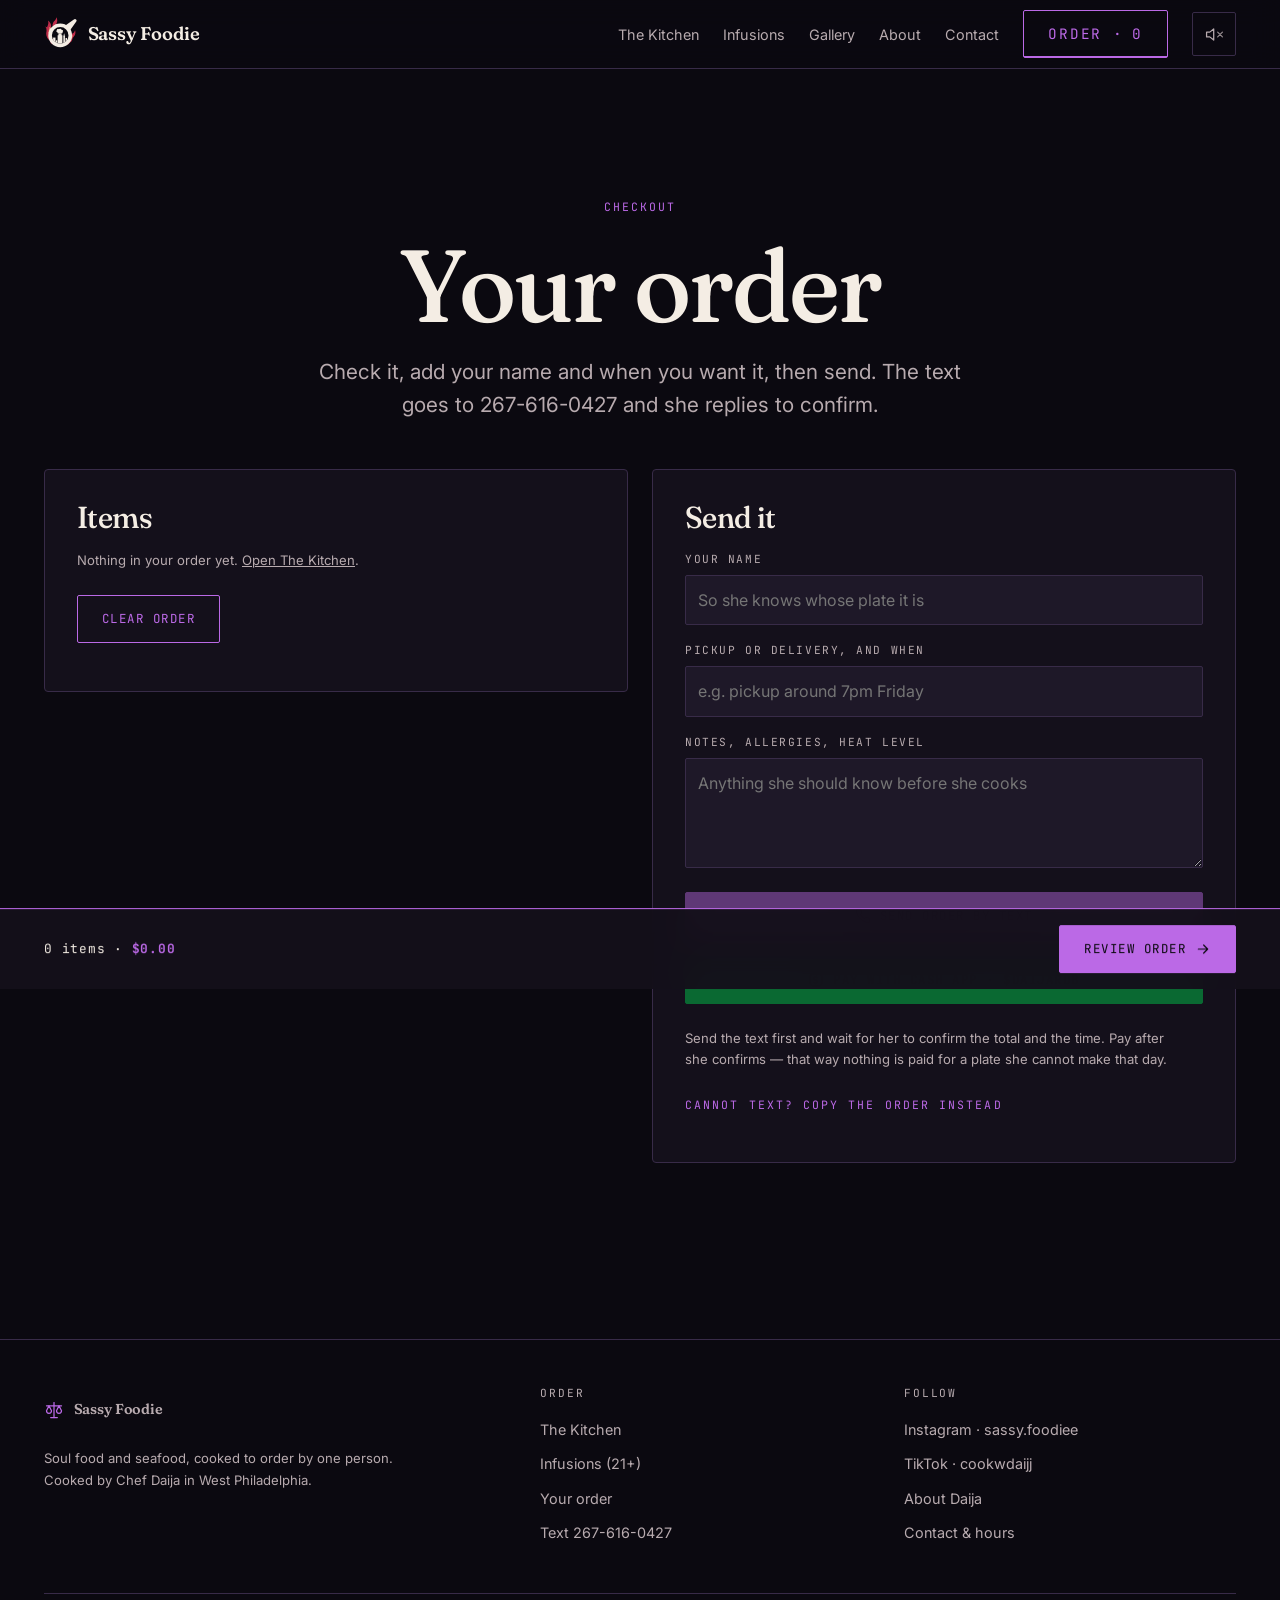
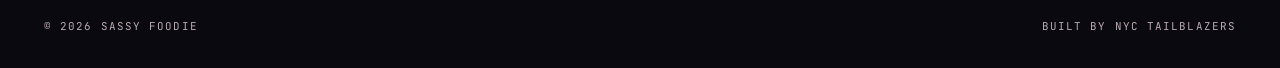
<file: order.html>
<!doctype html>
<html lang="en">
<head>
<meta charset="utf-8">
<meta name="viewport" content="width=device-width, initial-scale=1">
<title>Your order — Sassy Foodie</title>
<meta name="description" content="Review your order and send it to Chef Daija as a text. Pay by Cash App $DaijaRob.">
<meta name="theme-color" content="#0B0910">
<meta property="og:type" content="website">
<meta property="og:title" content="Your order — Sassy Foodie">
<meta property="og:description" content="Review your order and send it to Chef Daija as a text. Pay by Cash App $DaijaRob.">
<meta property="og:site_name" content="Sassy Foodie">
<link rel="preconnect" href="https://fonts.googleapis.com">
<link rel="preconnect" href="https://fonts.gstatic.com" crossorigin>
<link href="https://fonts.googleapis.com/css2?family=Fraunces:ital,opsz,wght,SOFT,WONK@0,9..144,300..700,0..100,0..1;1,9..144,300..700,0..100,0..1&family=Inter:wght@300..700&family=JetBrains+Mono:wght@400;500&display=swap" rel="stylesheet">
<link rel="icon" href="./assets/favicon.svg" type="image/svg+xml">
<link rel="apple-touch-icon" href="./assets/favicon.svg">
<link rel="stylesheet" href="./src/css/site.css">


</head>
<body>
<a class="skip" href="#main">Skip to content</a>

<header class="nav">
  <div class="nav__in">
    <a class="brand" href="./index.html"><img class="brand__logo" src="./assets/logo-mark.svg" alt="" width="34" height="34"><span>Sassy Foodie</span></a>
    <nav aria-label="Main">
      <ul class="nav__links" id="nav-links">
        <li><a href="menu.html">The Kitchen</a></li>
        <li><a href="infusions.html">Infusions</a></li>
        <li><a href="gallery.html">Gallery</a></li>
        <li><a href="about.html">About</a></li>
        <li><a href="contact.html">Contact</a></li>
        <li><a class="btn btn--ghost" href="order.html">Order &middot; <span data-order-count>0</span></a></li>
      </ul>
    </nav>
    <button class="nav__sound" type="button" data-sound aria-pressed="false" aria-label="Turn the music on"><svg viewBox="0 0 24 24" fill="none" stroke="currentColor" stroke-width="1.6" stroke-linecap="round" stroke-linejoin="round" aria-hidden="true"><path d="M11 5 6 9H2v6h4l5 4z"/><path class="wave" d="M15.5 8.5a5 5 0 0 1 0 7"/><path class="wave wave--2" d="M18.5 5.5a9 9 0 0 1 0 13"/><path class="mute" d="M22 9l-6 6M16 9l6 6"/></svg></button>
    <button class="nav__toggle" type="button" aria-expanded="false" aria-controls="nav-links" aria-label="Open menu"><svg viewBox="0 0 24 24" fill="none" stroke="currentColor" stroke-width="1.6" stroke-linecap="round" aria-hidden="true"><path d="M4 7h16M4 12h16M4 17h16"/></svg></button>
  </div>
</header>

<main id="main">

  <section>
    <div class="wrap">
      <div class="sec-head rv">
        <span class="label">Checkout</span>
        <h1>Your order</h1>
        <p class="lede">Check it, add your name and when you want it, then send. The text goes to 267-616-0427 and she replies to confirm.</p>
      </div>

      <div class="grid grid--2" style="align-items:start">
        <div class="panel">
          <h3 class="mt0">Items</h3>
          <div id="order-table"></div>
          <p id="order-empty" class="note" hidden>Nothing in your order yet. <a href="menu.html">Open The Kitchen</a>.</p>
          <p style="margin-top:1.5rem"><button class="btn btn--ghost" type="button" id="order-clear">Clear order</button></p>
        </div>

        <div class="panel">
          <h3 class="mt0">Send it</h3>
          <form id="order-form" novalidate>
            <div class="field">
              <label for="f-name">Your name</label>
              <input id="f-name" name="name" type="text" autocomplete="name" placeholder="So she knows whose plate it is">
            </div>
            <div class="field">
              <label for="f-when">Pickup or delivery, and when</label>
              <input id="f-when" name="when" type="text" placeholder="e.g. pickup around 7pm Friday">
            </div>
            <div class="field">
              <label for="f-notes">Notes, allergies, heat level</label>
              <textarea id="f-notes" name="notes" placeholder="Anything she should know before she cooks"></textarea>
            </div>
          </form>

          <div class="stack" style="margin-top:1.5rem">
            <a class="btn btn--wide" id="btn-sms" href="#"><svg viewBox="0 0 24 24" fill="none" stroke="currentColor" stroke-width="1.6" stroke-linecap="round" stroke-linejoin="round" aria-hidden="true"><path d="M22 16.9v3a2 2 0 0 1-2.2 2 19.8 19.8 0 0 1-8.6-3.1 19.5 19.5 0 0 1-6-6A19.8 19.8 0 0 1 2.1 4.2 2 2 0 0 1 4.1 2h3a2 2 0 0 1 2 1.7c.1 1 .4 1.9.7 2.8a2 2 0 0 1-.5 2.1L8.1 9.9a16 16 0 0 0 6 6l1.3-1.2a2 2 0 0 1 2.1-.5c.9.3 1.8.6 2.8.7a2 2 0 0 1 1.7 2z"/></svg> Send order by text</a>
            <a class="btn btn--cash btn--wide" id="btn-cash" href="https://cash.app/$DaijaRob" target="_blank" rel="noopener noreferrer"><svg viewBox="0 0 24 24" fill="none" stroke="currentColor" stroke-width="1.7" stroke-linecap="round" stroke-linejoin="round" aria-hidden="true"><rect x="3" y="3" width="18" height="18" rx="5.5"/><path d="M13.6 8.4a3.6 3.6 0 0 0-4.6.5c-.9 1.1-.3 2.3 1.1 2.8l2.4.8c1.4.5 2 1.7 1.1 2.8a3.6 3.6 0 0 1-4.6.5"/><path d="M12.7 6.4l-.4 1.6M11.7 16l-.4 1.6"/></svg> Pay with Cash App &middot; $DaijaRob</a>
          </div>

          <p class="note" style="margin-top:1.5rem">Send the text first and wait for her to confirm the total and the time. Pay after she confirms &mdash; that way nothing is paid for a plate she cannot make that day.</p>

          <details style="margin-top:1.5rem">
            <summary class="label" style="cursor:pointer">Cannot text? Copy the order instead</summary>
            <textarea id="order-copy" class="note" readonly rows="8" style="width:100%;margin-top:.75rem;background:var(--ink-3);border:1px solid var(--ink-line);border-radius:2px;padding:.75rem"></textarea>
            <button class="btn btn--ghost" type="button" id="btn-copy" style="margin-top:.5rem">Copy to clipboard</button>
          </details>
        </div>
      </div>
    </div>
  </section>
</main>

<footer class="foot">
  <div class="wrap">
    <div class="foot__grid">
      <div>
        <a class="brand" href="./index.html"><svg viewBox="0 0 24 24" fill="none" stroke="currentColor" stroke-width="1.5" stroke-linecap="round" stroke-linejoin="round" aria-hidden="true"><path d="M12 3v18"/><path d="M8 21h8"/><path d="M3 7h18"/><path d="M6 7l-3 6a3 3 0 0 0 6 0z"/><path d="M18 7l3 6a3 3 0 0 1-6 0z"/></svg><span>Sassy Foodie</span></a>
        <p class="note" style="margin-top:1rem">Soul food and seafood, cooked to order by one person.<br>Cooked by Chef Daija in West Philadelphia.</p>
      </div>
      <div>
        <h4>Order</h4>
        <ul>
          <li><a href="menu.html">The Kitchen</a></li>
          <li><a href="infusions.html">Infusions (21+)</a></li>
          <li><a href="order.html">Your order</a></li>
          <li><a href="tel:+12676160427">Text 267-616-0427</a></li>
        </ul>
      </div>
      <div>
        <h4>Follow</h4>
        <ul>
          <li><a href="https://www.instagram.com/sassy.foodiee" rel="noopener noreferrer" target="_blank">Instagram &middot; sassy.foodiee</a></li>
          <li><a href="https://www.tiktok.com/@cookwdaijj" rel="noopener noreferrer" target="_blank">TikTok &middot; cookwdaijj</a></li>
          <li><a href="about.html">About Daija</a></li>
          <li><a href="contact.html">Contact &amp; hours</a></li>
        </ul>
      </div>
    </div>
    <div class="foot__base">
      <span>&copy; <span data-year></span> Sassy Foodie</span>
      <span>Built by NYC Tailblazers</span>
    </div>
  </div>
</footer>

<div class="order-bar" data-open="false" role="region" aria-label="Your order">
  <div class="order-bar__in">
    <span class="order-bar__sum" data-order-sum></span>
    <a class="btn" href="order.html">Review order <svg viewBox="0 0 24 24" fill="none" stroke="currentColor" stroke-width="1.8" stroke-linecap="round" stroke-linejoin="round" aria-hidden="true"><path d="M5 12h14M13 6l6 6-6 6"/></svg></a>
  </div>
</div>

<script src="./src/js/order.js"></script>
<script src="./src/js/site.js"></script>
<script src="./src/js/audio.js"></script>

<script src="./src/js/order-page.js"></script>
</body>
</html>
</file>
<file: src/css/site.css>
/* ==========================================================================
   Chef Daija / Sassy Foodie — site stylesheet
   Everything here is governed by DESIGN.md. Read that before editing.
   Sections: 1 tokens · 2 reset · 3 type · 4 layout · 5 nav · 6 hero
             7 beam · 8 cards · 9 menu · 10 order · 11 gate · 12 forms
             13 footer · 14 reveal · 15 utilities · 16 responsive
   ========================================================================== */

/* --- 1. TOKENS ---------------------------------------------------------- */
:root {
  /* colour */
  /* Purple is her favourite colour, so purple is the voice. Brass is the
     material and, more importantly, the LIGHT - every warm value here exists
     to keep her food looking edible. A chromatic surround pushes an adjacent
     NEUTRAL toward its complement, and the complement of violet is green.
     Her banana pudding is 42% bright near-neutral. Green whipped cream reads
     as spoiled dairy. That is why the light never goes violet.
     Hues quoted below are OKLCH. Do not "correct" them to HSV. */
  --ink:        #0B0910;
  --ink-2:      #14101B;
  --ink-3:      #1E1828;
  --ink-line:   #382B48;
  --ivory:      #F4EDE4;
  --ivory-dim:  #B8ABAF;

  --violet:     #BB69E6;   /* OKLCH H 312.6 - red-leaning, never blue-violet */
  --violet-hi:  #D9A6F5;
  --brass:      #B98B3C;   /* the metal, and the light on the photographs */
  --brass-hi:   #F0CE8E;
  --heat:       #C02C4A;   /* SPICY / SOLD OUT. 3.50:1 on ink. The pomegranate
                              red this replaced was 1.90:1 and never cleared
                              the 3:1 floor for a UI border. */
  --heat-lift:  #E4677E;
  --infusion:   #E184B6;   /* the other pan of the scale */
  --infusion-hi:#F1B8D5;

  /* Cash App green. Not ours and not palette-linked on purpose: it is a
     payment affordance, and it must stay recognisable if the brand changes. */
  --cash:       #00D64F;
  --cash-hi:    #4CEB86;

  /* the accent indirection — the Infusion pages re-point this */
  --accent:     var(--violet);
  --accent-hi:  var(--violet-hi);

  /* type */
  --f-display: "Fraunces", "Iowan Old Style", Georgia, serif;
  --f-body:    "Inter", -apple-system, BlinkMacSystemFont, "Segoe UI", sans-serif;
  --f-mono:    "JetBrains Mono", ui-monospace, "SF Mono", Menlo, monospace;

  /* spacing scale */
  --s0: .5rem;  --s1: .75rem; --s2: 1rem;   --s3: 1.5rem;
  --s4: 2rem;   --s5: 3rem;   --s6: 4rem;   --s7: 6rem;
  --s8: 8rem;   --s9: 12rem;

  /* geometry */
  --maxw: 1240px;
  --measure: 62ch;
  --r-sm: 2px;
  --r-md: 4px;

  /* motion */
  --ease: cubic-bezier(.16, 1, .3, 1);
  --dur: 600ms;
}

/* --- 2. RESET ----------------------------------------------------------- */
*, *::before, *::after { box-sizing: border-box; }
html { -webkit-text-size-adjust: 100%; scroll-behavior: smooth; }
body {
  margin: 0;
  background: var(--ink);
  color: var(--ivory);
  font-family: var(--f-body);
  font-size: 1rem;
  line-height: 1.65;
  -webkit-font-smoothing: antialiased;
  overflow-x: hidden;
}
img, video, canvas, svg { display: block; max-width: 100%; }
img, video { height: auto; }
button, input, select, textarea { font: inherit; color: inherit; }
a { color: inherit; }

/* focus is never removed — house accessibility rule */
:focus-visible {
  outline: 2px solid var(--accent-hi);
  outline-offset: 2px;
  border-radius: var(--r-sm);
}

.skip {
  position: absolute; left: -9999px; top: 0; z-index: 200;
  background: var(--accent); color: var(--ink);
  padding: var(--s1) var(--s3); font-family: var(--f-mono);
  font-size: .8rem; text-transform: uppercase; letter-spacing: .1em;
  text-decoration: none;
}
.skip:focus { left: var(--s2); top: var(--s2); }

/* --- 3. TYPE ------------------------------------------------------------ */
h1, h2, h3, h4 {
  font-family: var(--f-display);
  font-weight: 500;
  font-variation-settings: "SOFT" 40, "WONK" 1, "opsz" 60;
  line-height: 1.04;
  letter-spacing: -.02em;
  margin: 0 0 var(--s2);
  text-wrap: balance;
}
h1 { font-size: clamp(2.75rem, 8vw, 6.5rem); }
h2 { font-size: clamp(2rem, 5vw, 3.75rem); }
h3 { font-size: clamp(1.35rem, 2.4vw, 1.9rem); }
h4 { font-size: clamp(1.1rem, 1.8vw, 1.3rem); }

p { margin: 0 0 var(--s2); max-width: var(--measure); }
.lede { font-size: clamp(1.05rem, 1.7vw, 1.3rem); color: var(--ivory-dim); line-height: 1.6; }

.label {
  font-family: var(--f-mono);
  font-size: .72rem;
  text-transform: uppercase;
  letter-spacing: .18em;
  color: var(--accent);
  display: block;
  margin-bottom: var(--s2);
}
.label--dim { color: var(--ivory-dim); }

.price {
  font-family: var(--f-mono);
  font-size: .95rem;
  color: var(--accent);
  font-variant-numeric: tabular-nums;
  white-space: nowrap;
}
.ital { font-style: italic; }

/* --- 4. LAYOUT ---------------------------------------------------------- */
.wrap { width: 100%; max-width: var(--maxw); margin-inline: auto; padding-inline: var(--s3); }
section { padding-block: clamp(var(--s6), 10vw, var(--s8)); position: relative; }
.center { text-align: center; }
.center p { margin-inline: auto; }
.stack > * + * { margin-top: var(--s2); }

/* the symmetric section head — DESIGN.md §4 balance rule */
.sec-head { text-align: center; max-width: 68ch; margin: 0 auto var(--s5); }
.sec-head p { margin-inline: auto; }

/* --- 5. NAV ------------------------------------------------------------- */
.nav {
  position: sticky; top: 0; z-index: 100;
  background: color-mix(in srgb, var(--ink) 88%, transparent);
  backdrop-filter: blur(14px);
  border-bottom: 1px solid var(--ink-line);
}
.nav__in {
  display: flex; align-items: center; justify-content: space-between;
  gap: var(--s3); min-height: 68px;
  max-width: var(--maxw); margin-inline: auto; padding-inline: var(--s3);
}
.brand {
  min-height: 44px;
  font-family: var(--f-display); font-size: 1.15rem; font-weight: 600;
  font-variation-settings: "SOFT" 60, "WONK" 1;
  text-decoration: none; letter-spacing: -.01em;
  display: flex; align-items: center; gap: .6rem;
}
.brand svg { width: 20px; height: 20px; color: var(--accent); flex: none; }

.nav__in > nav { margin-left: auto; flex: none; }
.nav__links { display: flex; align-items: center; gap: var(--s3); list-style: none; margin: 0; padding: 0; }
.nav__links a {
  text-decoration: none; font-size: .9rem; color: var(--ivory-dim);
  padding: .5rem 0; position: relative; transition: color .25s var(--ease);
}
.nav__links a:hover { color: var(--ivory); }
.nav__links a[aria-current="page"] { color: var(--accent); }
/* .nav__links a out-specifies .btn, which stripped the Order pill's side
   padding and let its label run into the border. Put it back. */
.nav__links li .btn { padding-inline: var(--s3); white-space: nowrap; }
.nav__links a[aria-current="page"]::after {
  content: ""; position: absolute; left: 0; right: 0; bottom: 0;
  height: 1px; background: var(--accent);
}

.nav__toggle {
  display: none; background: none; border: 1px solid var(--ink-line);
  border-radius: var(--r-sm); width: 44px; height: 44px;
  align-items: center; justify-content: center; cursor: pointer;
}
.nav__toggle svg { width: 20px; height: 20px; }

/* --- 6. HERO ------------------------------------------------------------ */
.hero { min-height: 92svh; display: grid; place-items: center; padding-block: var(--s7) var(--s6); overflow: hidden; }
#hero-canvas {
  position: absolute; inset: 0; width: 100%; height: 100%;
  z-index: 0; pointer-events: none;
}
/* the light source behind the hero — allowed under DESIGN.md §2 */
.hero::before {
  content: ""; position: absolute; inset: 0; z-index: 0; pointer-events: none;
  /* brass, not accent: this glow lands behind the food ring, and 12% was
     tuned for gold's low chroma. Warm light, and less of it. */
  background: radial-gradient(60% 55% at 50% 42%,
              color-mix(in srgb, var(--brass) 10%, transparent), transparent 70%);
}
.hero__in { position: relative; z-index: 2; text-align: center; max-width: 900px; }
/* the copy must always beat the photos behind it */
.hero__in::before {
  content: ""; position: absolute; inset: -12% -18%; z-index: -1; pointer-events: none;
  background: radial-gradient(58% 52% at 50% 48%,
              color-mix(in srgb, var(--ink) 92%, transparent) 0%,
              color-mix(in srgb, var(--ink) 78%, transparent) 45%,
              transparent 78%);
}
.hero h1 { margin-bottom: var(--s3); }
.hero h1 em { font-style: italic; color: var(--accent); font-variation-settings: "SOFT" 80, "WONK" 1; }
.hero .lede { margin-inline: auto; max-width: 54ch; }
.hero__cta { display: flex; gap: var(--s2); justify-content: center; flex-wrap: wrap; margin-top: var(--s4); }

.hero__meta {
  display: flex; gap: var(--s4); justify-content: center; flex-wrap: wrap;
  margin-top: var(--s5); font-family: var(--f-mono); font-size: .72rem;
  text-transform: uppercase; letter-spacing: .14em; color: var(--ivory-dim);
}
.hero__meta > * { display: flex; align-items: center; gap: .5rem; min-height: 44px; }
.hero__meta > *::before { content: ""; width: 4px; height: 4px; border-radius: 50%; background: var(--accent); flex: none; }
/* the cashtag is a tap, not a string to write down */
.hero__cash {
  /* it is a link, so it has to be a real target: 44px, not the 20px the text
     alone gave it. The siblings stay plain text and the row centres, so the
     extra height is invisible. */
  min-height: 44px;
  padding-inline: .3rem;
  color: var(--ivory-dim);
  text-decoration: none;
  border-bottom: 1px solid transparent;
  transition: color .2s var(--ease), border-color .2s var(--ease);
}
.hero__cash:hover, .hero__cash:focus-visible { color: var(--cash); border-bottom-color: var(--cash); }
.hero__cash svg { width: 15px; height: 15px; flex: none; }

/* --- 7. THE BEAM (scale motif) ------------------------------------------ */
.beam { position: relative; height: 1px; background: var(--ink-line); margin-block: var(--s5); overflow: visible; }
.beam::before {
  content: ""; position: absolute; left: 50%; top: 50%;
  width: 42%; height: 1px; background: linear-gradient(90deg,
    transparent, var(--accent), transparent);
  transform: translate(-50%, -50%) rotate(var(--tilt, 0deg));
  transform-origin: center; transition: transform 1.2s var(--ease);
}
.beam::after {
  content: ""; position: absolute; left: 50%; top: 50%;
  width: 7px; height: 7px; border-radius: 50%;
  background: var(--accent); transform: translate(-50%, -50%);
  box-shadow: 0 0 14px color-mix(in srgb, var(--accent) 60%, transparent);
}

/* --- 8. BUTTONS & PILLS ------------------------------------------------- */
.btn {
  display: inline-flex; align-items: center; justify-content: center; gap: .55rem;
  min-height: 48px; padding: 0 var(--s3);
  font-family: var(--f-mono); font-size: .78rem;
  text-transform: uppercase; letter-spacing: .12em;
  text-decoration: none; cursor: pointer;
  border-radius: var(--r-sm); border: 1px solid var(--accent);
  background: var(--accent); color: var(--ink);
  transition: background .25s var(--ease), color .25s var(--ease), transform .25s var(--ease);
}
.btn:hover { background: var(--accent-hi); border-color: var(--accent-hi); transform: translateY(-2px); }
.btn:active { transform: translateY(0); }
.btn[disabled], .btn[aria-disabled="true"] { opacity: .45; cursor: not-allowed; transform: none; }
.btn--ghost { background: transparent; color: var(--accent); }
.btn--ghost:hover { background: color-mix(in srgb, var(--accent) 14%, transparent); color: var(--accent-hi); }
.btn--wide { width: 100%; }
.btn--cash {
  background: var(--cash);
  border-color: var(--cash);
  color: #04210C;
}
.btn--cash:hover { background: var(--cash-hi); border-color: var(--cash-hi); color: #04210C; }
.btn svg { width: 16px; height: 16px; flex: none; }

.pill {
  display: inline-block; font-family: var(--f-mono); font-size: .62rem;
  text-transform: uppercase; letter-spacing: .12em;
  padding: .25rem .5rem; border-radius: var(--r-sm);
  border: 1px solid var(--ink-line); color: var(--ivory-dim);
}
.pill--hot   { border-color: var(--heat); color: var(--heat-lift); }
.pill--accent{ border-color: var(--accent); color: var(--accent); }
.pill--out   { border-color: var(--ink-line); color: var(--ivory-dim); opacity: .7; }

/* --- 9. CARDS & MENU ---------------------------------------------------- */
.grid { display: grid; gap: var(--s3); }
.grid--2 { grid-template-columns: repeat(2, 1fr); }
.grid--3 { grid-template-columns: repeat(3, 1fr); }
.grid--4 { grid-template-columns: repeat(4, 1fr); }

.dish {
  display: flex; flex-direction: column;
  background: var(--ink-2); border: 1px solid var(--ink-line);
  border-radius: var(--r-md); overflow: hidden;
  transition: border-color .3s var(--ease), transform .3s var(--ease);
}
.dish:hover { border-color: color-mix(in srgb, var(--accent) 55%, transparent); transform: translateY(-3px); }
.dish__img { aspect-ratio: 4 / 3; width: 100%; object-fit: cover; object-position: center; background: var(--ink-3); }
/* type-only card when we have no real photo — DESIGN.md §6 */
.dish__img--none {
  aspect-ratio: 4 / 3; display: grid; place-items: center;
  background: var(--ink-3); color: var(--ink-line);
  font-family: var(--f-display); font-size: 3rem; font-style: italic;
}
.dish__body { padding: var(--s3); display: flex; flex-direction: column; gap: var(--s1); flex: 1; }
.dish__top { display: flex; align-items: baseline; justify-content: space-between; gap: var(--s2); }
.dish__name { font-family: var(--f-display); font-size: 1.2rem; margin: 0; line-height: 1.2; }
.dish__desc { font-size: .9rem; color: var(--ivory-dim); margin: 0; flex: 1; }
.dish__tags { display: flex; gap: .35rem; flex-wrap: wrap; }
.dish__foot { display: flex; gap: var(--s1); align-items: center; margin-top: var(--s1); }

.qty { display: flex; align-items: center; border: 1px solid var(--ink-line); border-radius: var(--r-sm); }
.qty button {
  width: 44px; height: 44px; background: none; border: 0; cursor: pointer;
  color: var(--ivory-dim); font-size: 1.1rem; line-height: 1;
  transition: color .2s var(--ease);
}
.qty button:hover { color: var(--accent); }
.qty output { min-width: 2.2rem; text-align: center; font-family: var(--f-mono); font-size: .9rem; }

/* --- 10. ORDER BAR & SUMMARY -------------------------------------------- */
.order-bar {
  position: fixed; left: 0; right: 0; bottom: 0; z-index: 90;
  background: color-mix(in srgb, var(--ink-2) 96%, transparent);
  backdrop-filter: blur(14px);
  border-top: 1px solid var(--accent);
  transform: translateY(110%); transition: transform .45s var(--ease);
}
.order-bar[data-open="true"] { transform: translateY(0); }
.order-bar__in {
  max-width: var(--maxw); margin-inline: auto; padding: var(--s2) var(--s3);
  display: flex; align-items: center; justify-content: space-between; gap: var(--s3);
}
.order-bar__sum { font-family: var(--f-mono); font-size: .8rem; letter-spacing: .06em; }
.order-bar__sum strong { color: var(--accent); }

.otable { width: 100%; border-collapse: collapse; font-size: .92rem; }
.otable th, .otable td { text-align: left; padding: var(--s1) var(--s0); border-bottom: 1px solid var(--ink-line); }
.otable th { font-family: var(--f-mono); font-size: .68rem; text-transform: uppercase; letter-spacing: .14em; color: var(--ivory-dim); font-weight: 400; }
.otable td:last-child, .otable th:last-child { text-align: right; font-family: var(--f-mono); font-variant-numeric: tabular-nums; }
.otable tfoot td { border-bottom: 0; padding-top: var(--s2); font-family: var(--f-mono); font-size: 1rem; color: var(--accent); }

.panel { background: var(--ink-2); border: 1px solid var(--ink-line); border-radius: var(--r-md); padding: var(--s4); }

/* --- 11. AGE GATE ------------------------------------------------------- */
.gate {
  position: fixed; inset: 0; z-index: 300;
  background: var(--ink); display: grid; place-items: center; padding: var(--s3);
}
.gate[hidden] { display: none; }
.gate__box { max-width: 460px; text-align: center; }
.gate__box h2 { font-size: clamp(1.8rem, 4vw, 2.6rem); }
.gate__actions { display: flex; gap: var(--s2); justify-content: center; flex-wrap: wrap; margin-top: var(--s3); }
.gate__fine { font-size: .78rem; color: var(--ivory-dim); margin-top: var(--s3); max-width: 46ch; margin-inline: auto; }

/* --- 12. FORMS ---------------------------------------------------------- */
.field { display: flex; flex-direction: column; gap: .4rem; margin-bottom: var(--s2); }
.field label { font-family: var(--f-mono); font-size: .7rem; text-transform: uppercase; letter-spacing: .14em; color: var(--ivory-dim); }
.field input, .field textarea, .field select {
  background: var(--ink-3); border: 1px solid var(--ink-line);
  border-radius: var(--r-sm); padding: .7rem var(--s1); min-height: 46px;
  transition: border-color .2s var(--ease);
}
.field input:focus, .field textarea:focus, .field select:focus { border-color: var(--accent); }
.field textarea { min-height: 110px; resize: vertical; }

/* --- 13. FOOTER --------------------------------------------------------- */
.foot { border-top: 1px solid var(--ink-line); padding-block: var(--s5) var(--s4); margin-top: var(--s5); }
.foot__grid { display: grid; grid-template-columns: 1.4fr 1fr 1fr; gap: var(--s4); }
.foot h4 { font-family: var(--f-mono); font-size: .7rem; text-transform: uppercase; letter-spacing: .16em; color: var(--ivory-dim); font-weight: 400; margin-bottom: var(--s2); }
.foot ul { list-style: none; margin: 0; padding: 0; display: grid; gap: .5rem; }
.foot a { text-decoration: none; color: var(--ivory-dim); font-size: .9rem; transition: color .2s var(--ease); }
.foot a:hover { color: var(--accent); }
.foot__base {
  margin-top: var(--s5); padding-top: var(--s3); border-top: 1px solid var(--ink-line);
  display: flex; justify-content: space-between; gap: var(--s2); flex-wrap: wrap;
  font-family: var(--f-mono); font-size: .68rem; color: var(--ivory-dim);
  text-transform: uppercase; letter-spacing: .1em;
}

/* --- 14. REVEAL --------------------------------------------------------- */
.rv { opacity: 0; transform: translateY(12px); transition: opacity var(--dur) var(--ease), transform var(--dur) var(--ease); }
.rv.is-in { opacity: 1; transform: none; }

/* --- 15. UTILITIES ------------------------------------------------------ */
.vh { position: absolute; width: 1px; height: 1px; padding: 0; margin: -1px; overflow: hidden; clip: rect(0 0 0 0); white-space: nowrap; border: 0; }
.mt0 { margin-top: 0; } .mb0 { margin-bottom: 0; }
.note { font-size: .82rem; color: var(--ivory-dim); }

/* --- 16. RESPONSIVE ----------------------------------------------------- */
@media (max-width: 900px) {
  .grid--3, .grid--4 { grid-template-columns: repeat(2, 1fr); }
  .foot__grid { grid-template-columns: 1fr 1fr; }
}
@media (max-width: 720px) {
  .nav__toggle { display: inline-flex; }
  .nav__links {
    position: absolute; top: 100%; left: 0; right: 0;
    flex-direction: column; align-items: stretch; gap: 0;
    background: var(--ink-2); border-bottom: 1px solid var(--ink-line);
    padding: var(--s2) var(--s3); display: none;
  }
  .nav__links[data-open="true"] { display: flex; }
  .nav__links a { padding: var(--s1) 0; font-size: 1rem; }
  .grid--2, .grid--3, .grid--4 { grid-template-columns: 1fr; }
  .foot__grid { grid-template-columns: 1fr; }
  .hero__meta { gap: var(--s2); flex-direction: column; align-items: center; }
  .order-bar__in { flex-direction: column; align-items: stretch; }
}

/* --- REDUCED MOTION — tested, not assumed (DESIGN.md §5) ---------------- */
@media (prefers-reduced-motion: reduce) {
  html { scroll-behavior: auto; }
  *, *::before, *::after {
    animation-duration: .001ms !important; animation-iteration-count: 1 !important;
    transition-duration: .001ms !important; scroll-behavior: auto !important;
  }
  .rv { opacity: 1; transform: none; }
  .dish:hover, .btn:hover { transform: none; }
}

/* --- The Infusion side re-points the accent (DESIGN.md §2) -------------- */
body.infusion {
  --accent: var(--infusion);
  --accent-hi: var(--infusion-hi);
}
.btn.is-off { opacity: .45; cursor: not-allowed; }

/* --- 17b. THE CHEF HERSELF ----------------------------------------------- */
/* Both source frames are phone video stills, so they are tall and soft. The
   wide one is cropped by the frame, not by scaling, and capped in height so a
   portrait photo cannot push the whole page down. */
.chef-shot { margin: 0 0 var(--s5); }
.chef-shot img {
  display: block; width: 100%; height: auto;
  border-radius: var(--r-md); border: 1px solid var(--ink-line);
}
/* Paired with copy rather than run full-bleed. They are honest phone stills
   from her own kitchen, not commissioned photography, and blown up to hero
   size that is exactly what they look like. At column width they read as
   evidence, which is what they are. */
.chef-shot--inset {
  max-width: 72ch; margin-inline: auto;
}
.chef-shot--inset img { max-height: 38vh; object-fit: cover; object-position: 50% 42%; }
.brand__logo { width: 34px; height: 34px; flex: none; color: var(--accent); }

/* --- 17. SOUND TOGGLE ---------------------------------------------------- */
/* Off by default and it says so: the mute slash shows until you turn it on. */
.nav__sound {
  width: 44px; height: 44px;
  display: inline-flex; align-items: center; justify-content: center;
  background: transparent;
  border: 1px solid var(--ink-line);
  border-radius: var(--r-sm);
  color: var(--ivory-dim);
  cursor: pointer;
  flex: none;
  transition: color .2s var(--ease), border-color .2s var(--ease);
}
.nav__sound svg { width: 19px; height: 19px; }
.nav__sound:hover, .nav__sound:focus-visible { color: var(--accent); border-color: var(--accent); }
.nav__sound .wave { opacity: 0; transition: opacity .25s var(--ease); }
.nav__sound .mute { opacity: .8; }
.nav__sound.is-on { color: var(--accent); border-color: var(--accent); }
.nav__sound.is-on .mute { opacity: 0; }
.nav__sound.is-on .wave { opacity: 1; }
.nav__sound.is-on .wave--2 { animation: sf-pulse 2.4s var(--ease) infinite; }
@keyframes sf-pulse { 0%, 100% { opacity: 1; } 50% { opacity: .3; } }
@media (prefers-reduced-motion: reduce) {
  .nav__sound.is-on .wave--2 { animation: none; }
}
.otable .pill { margin-left: .4rem; vertical-align: middle; }
.otable .qty { display: inline-flex; }

/* --- menu sections sit INSIDE a section, so they must not pay the
       full section padding twice - it pushed the first dish below the fold -- */
.menu-section { padding-block: 0; margin-bottom: var(--s5); }
.menu-section .sec-head { margin-bottom: var(--s4); }
/* the page-title block on inner pages does not need hero-sized breathing room */
.page-head { padding-block: clamp(var(--s5), 6vw, var(--s6)) 0; }
.page-head .sec-head { margin-bottom: var(--s4); }
/* the page title does not need hero scale - the dishes are the point */
.page-head h1 { font-size: clamp(2.4rem, 5.5vw, 4.2rem); }
</file>
